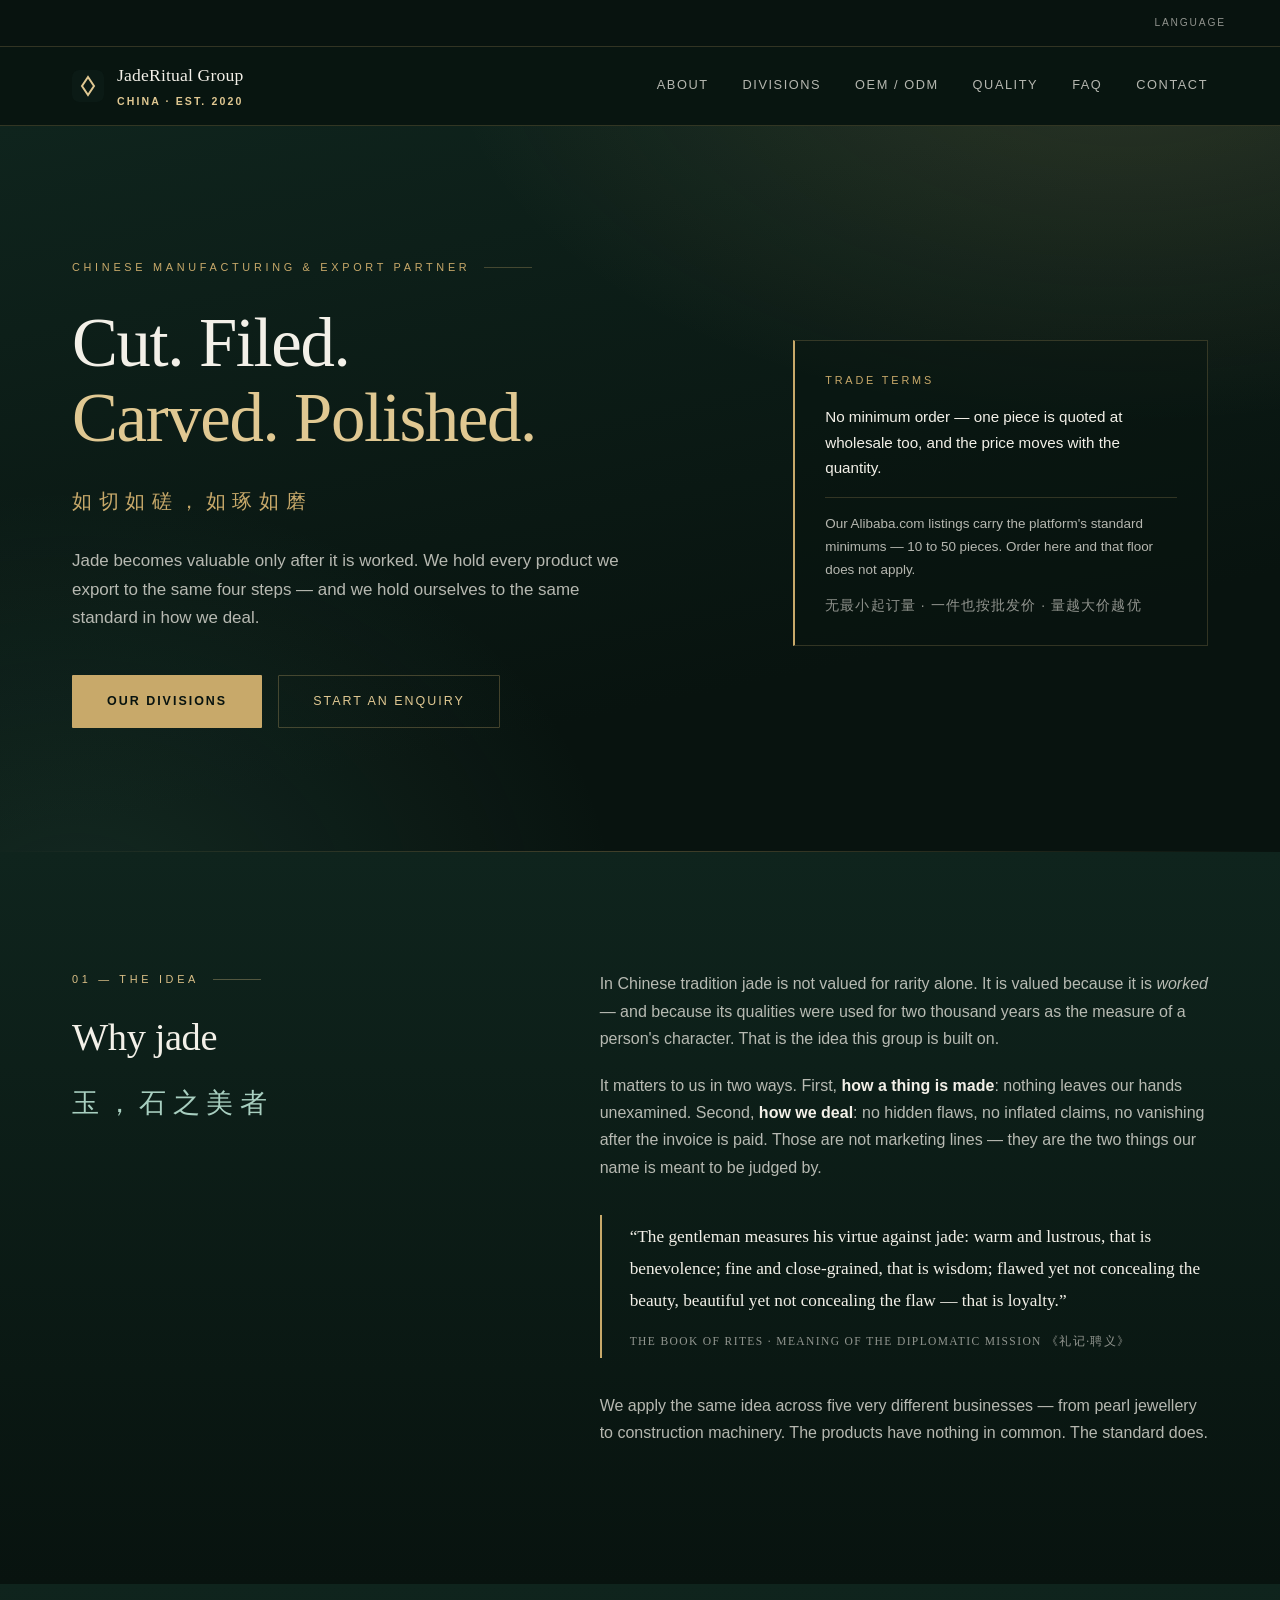
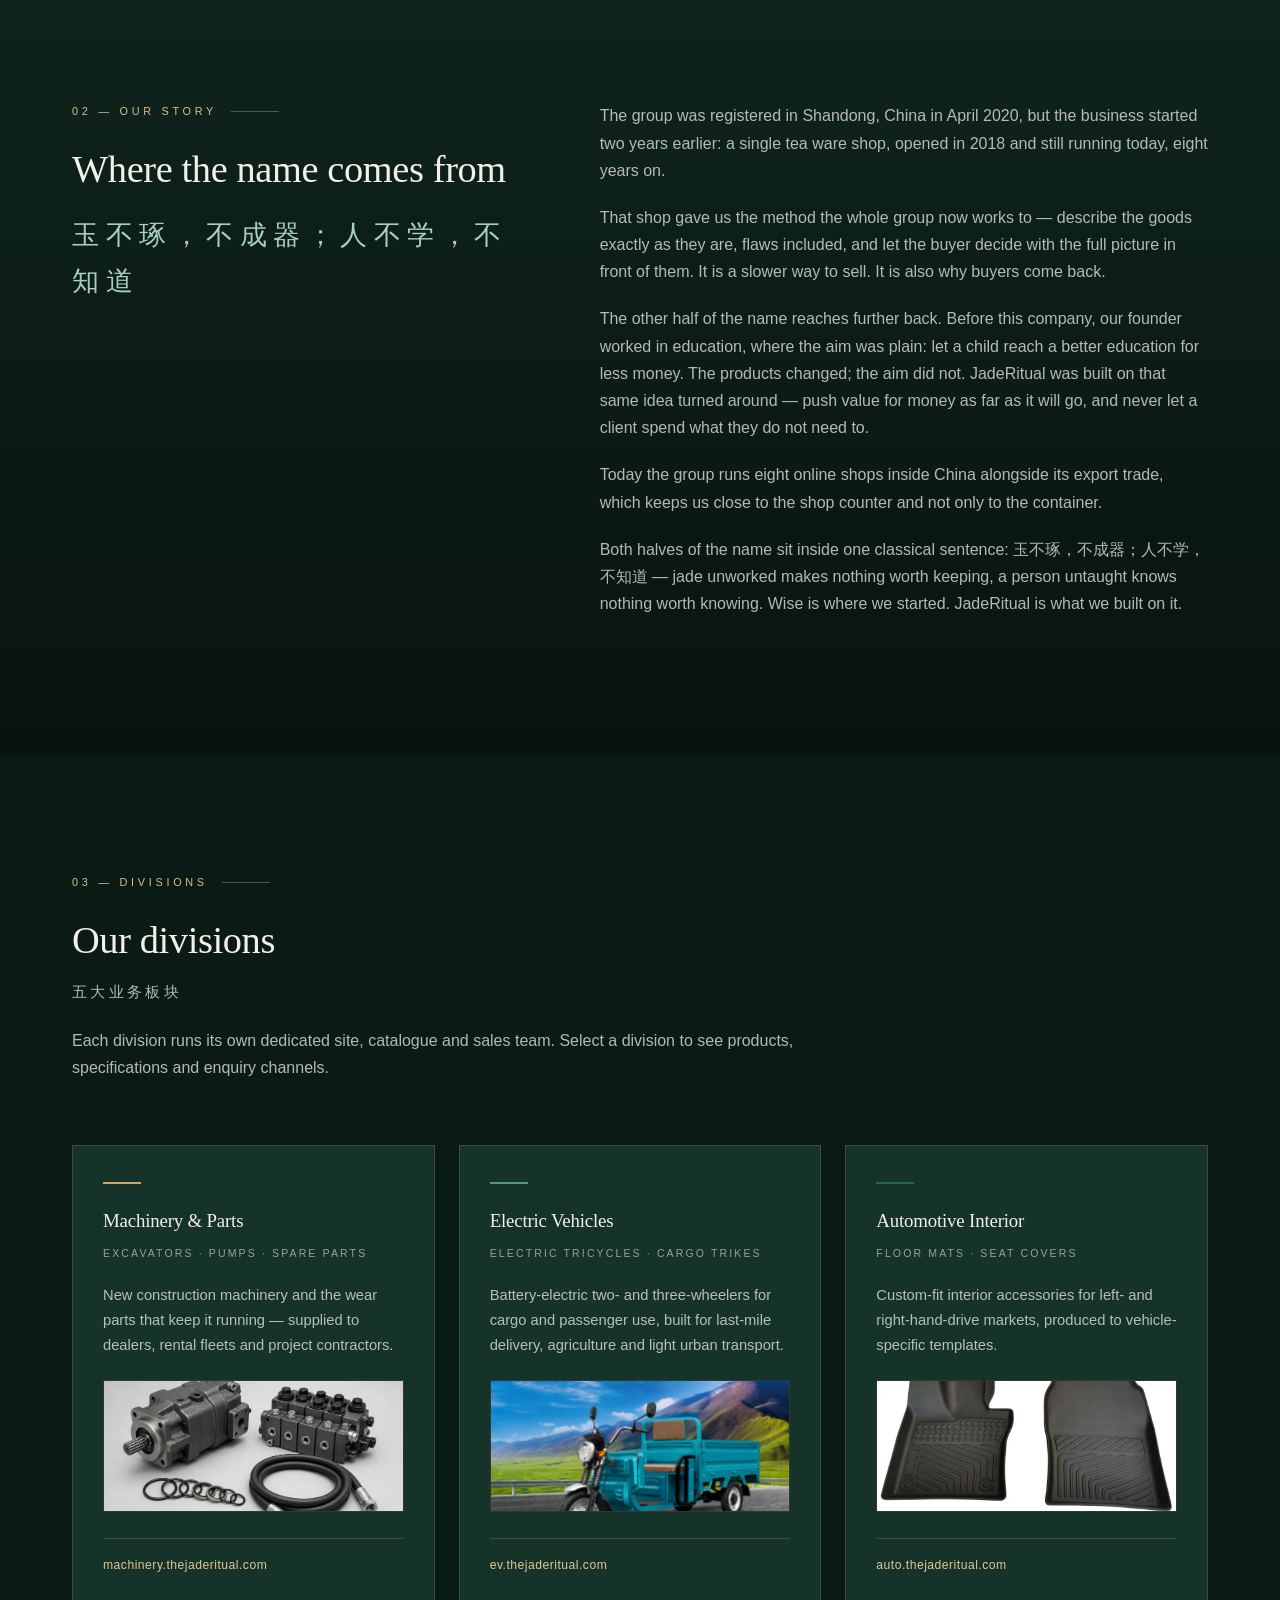
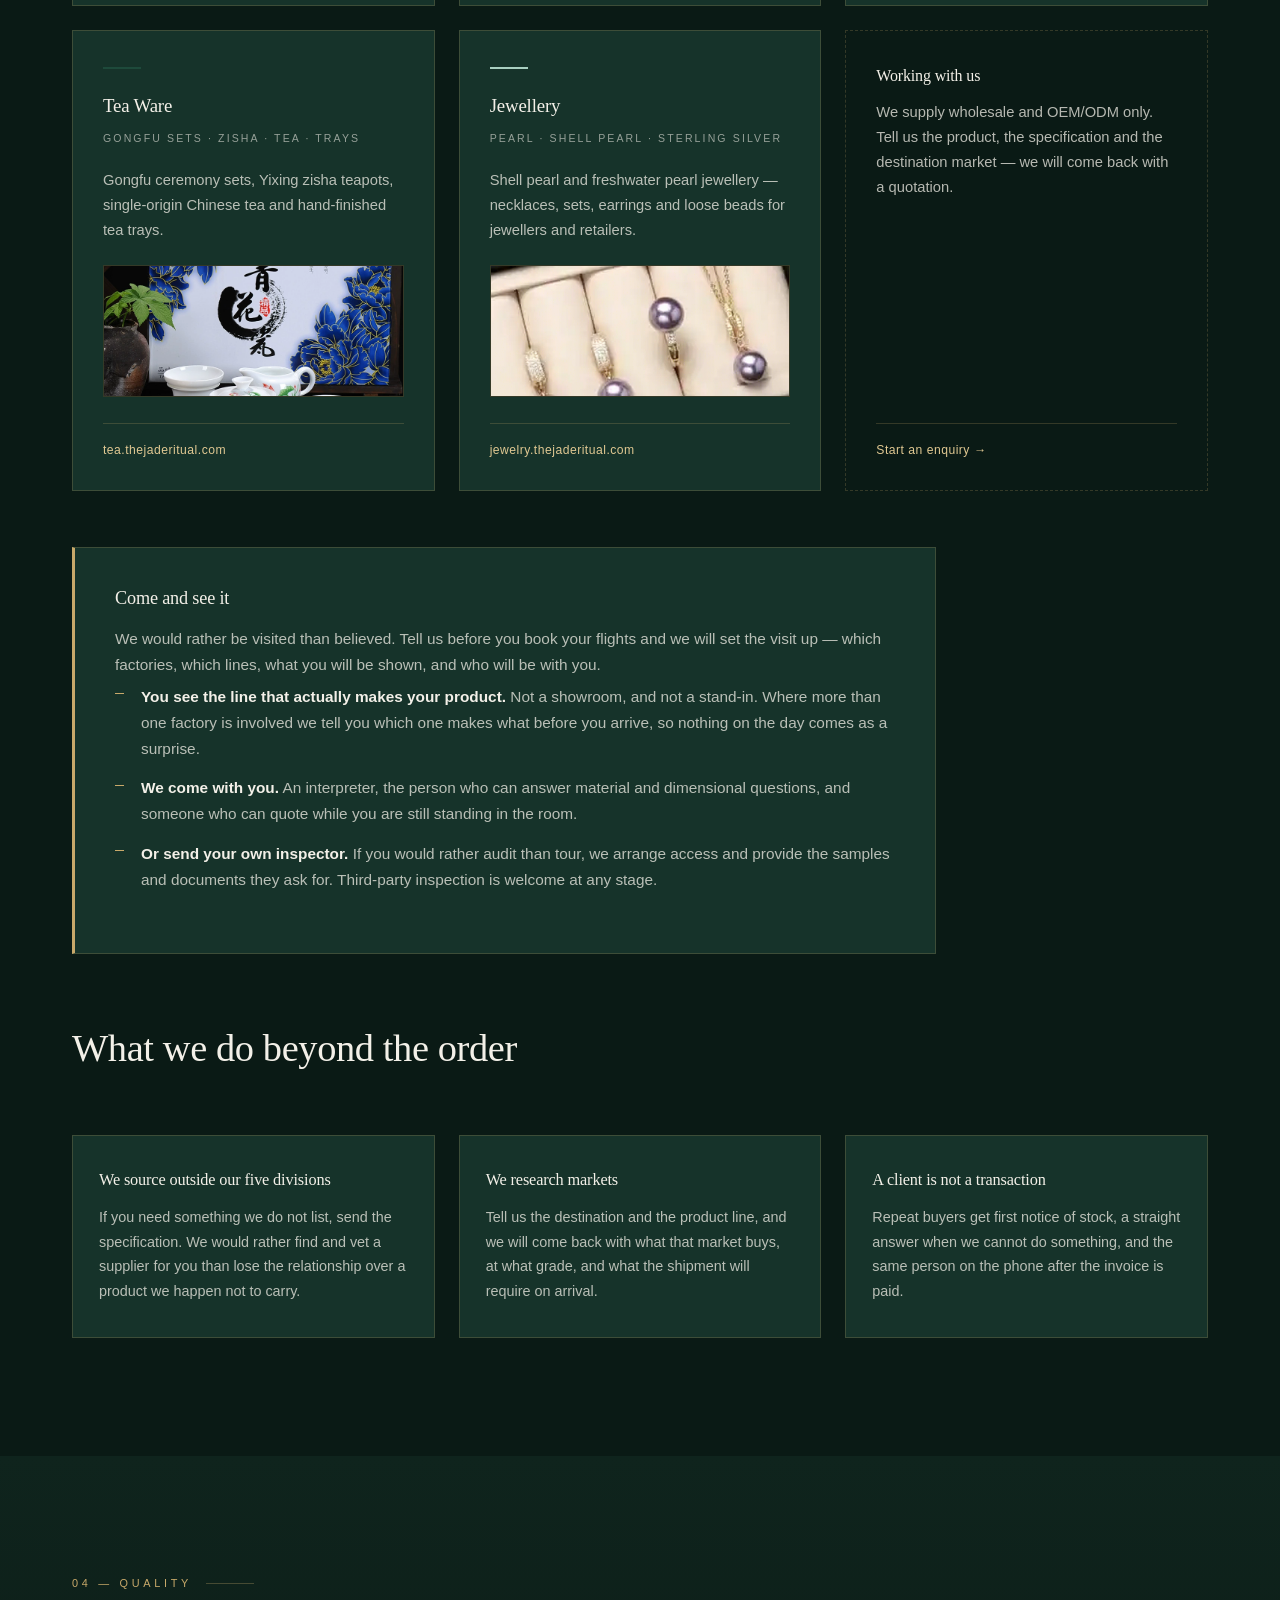
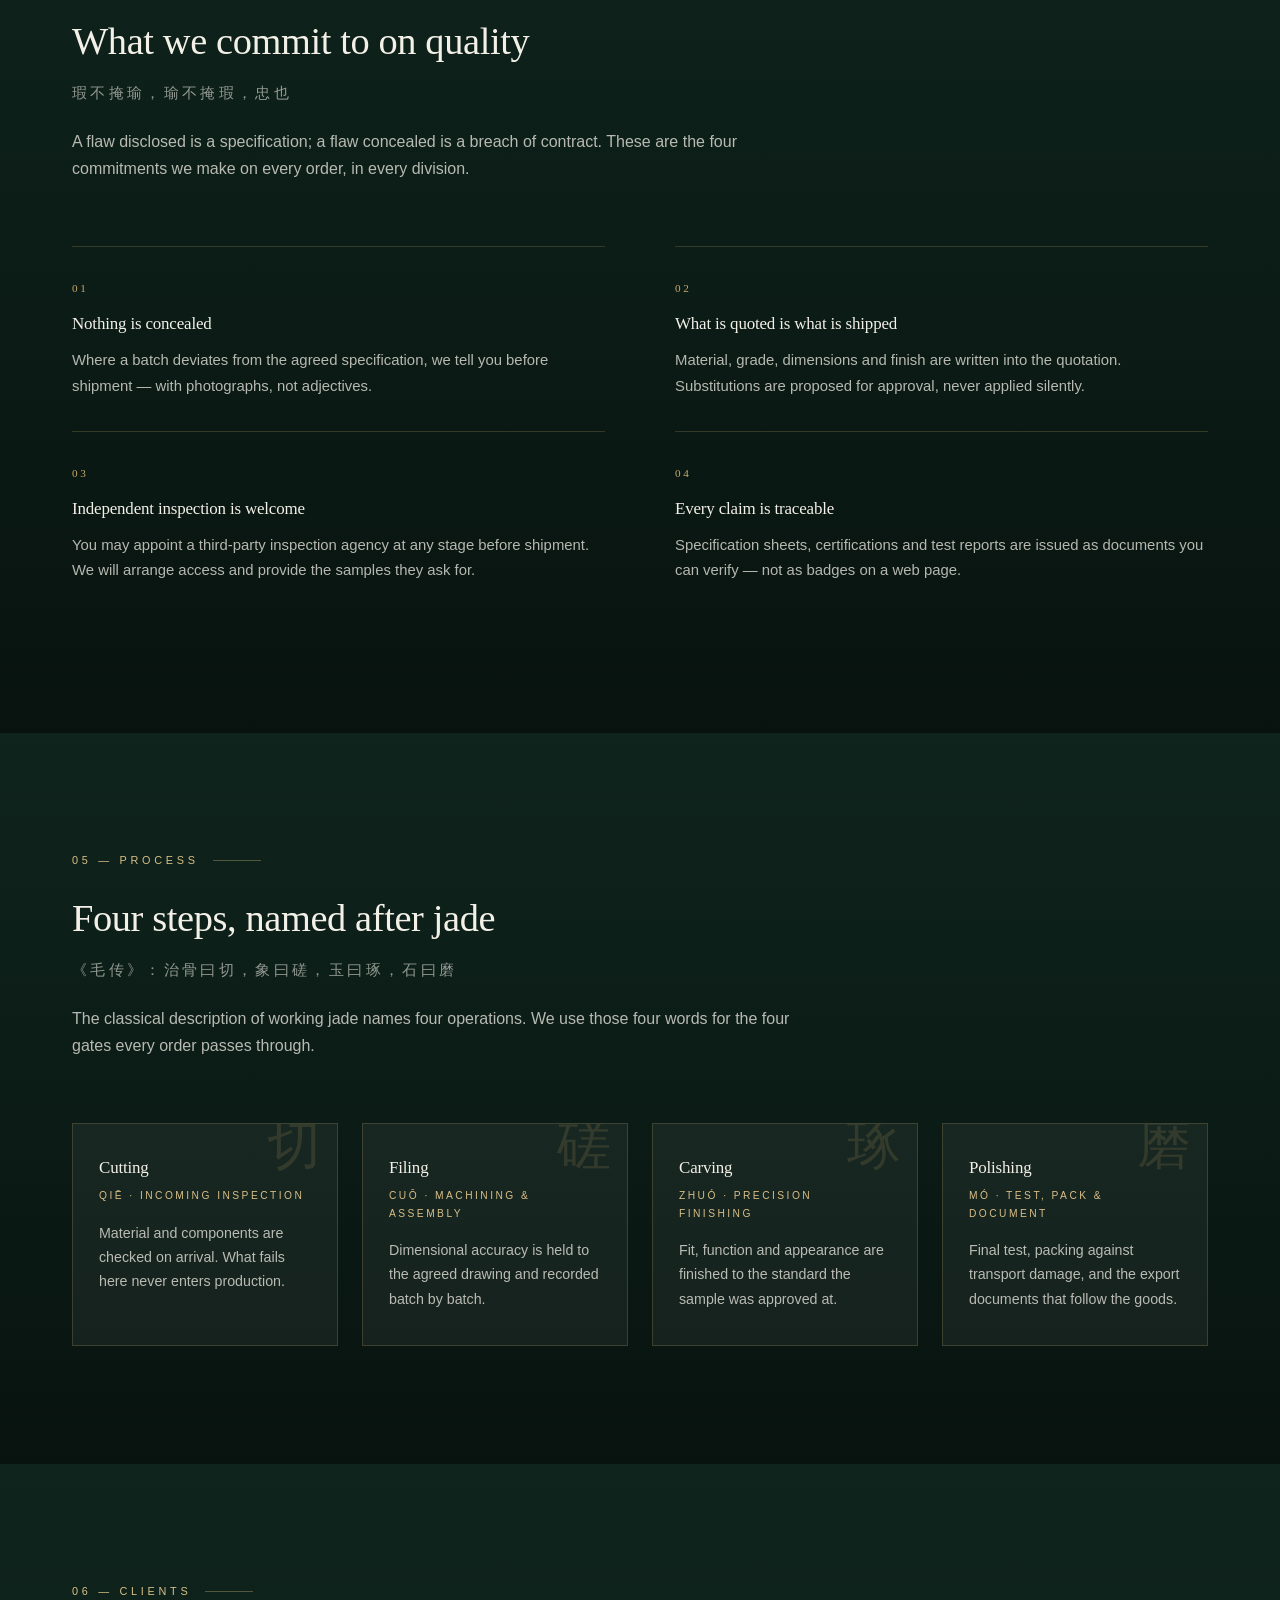
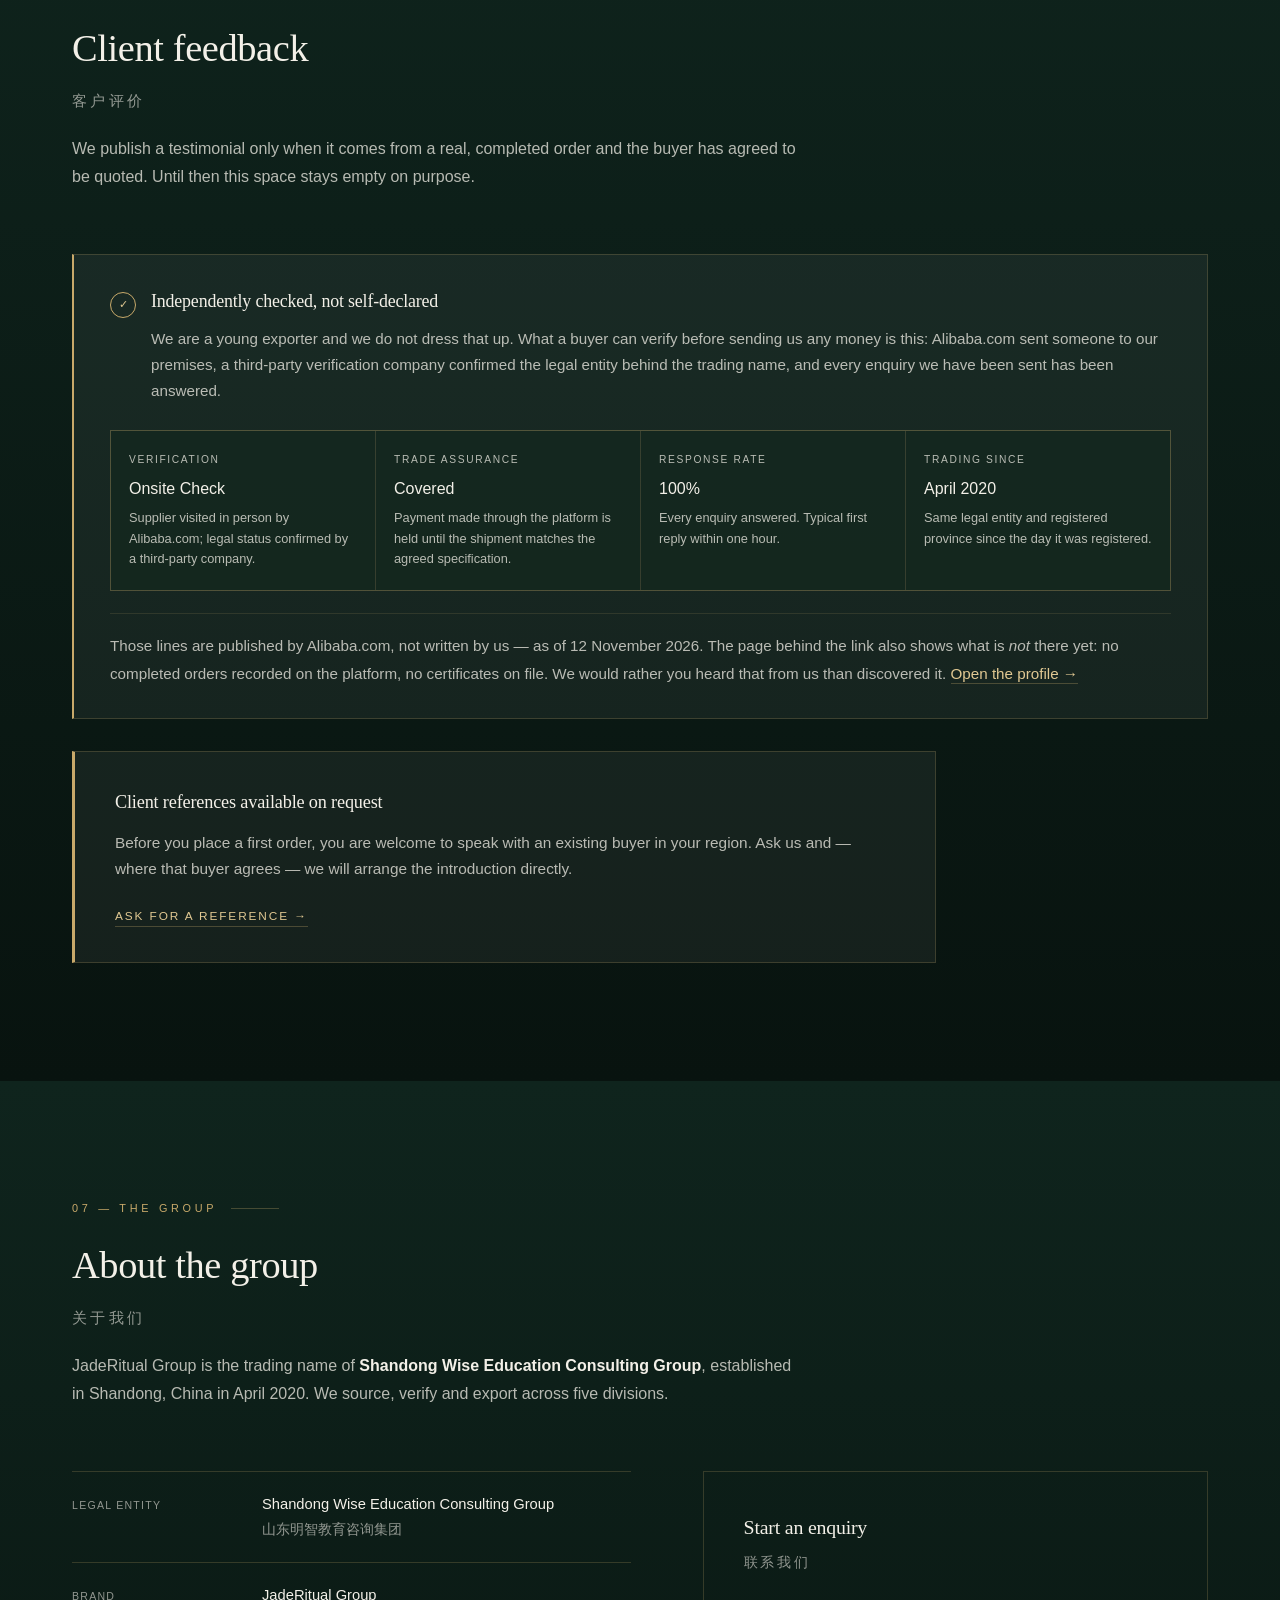
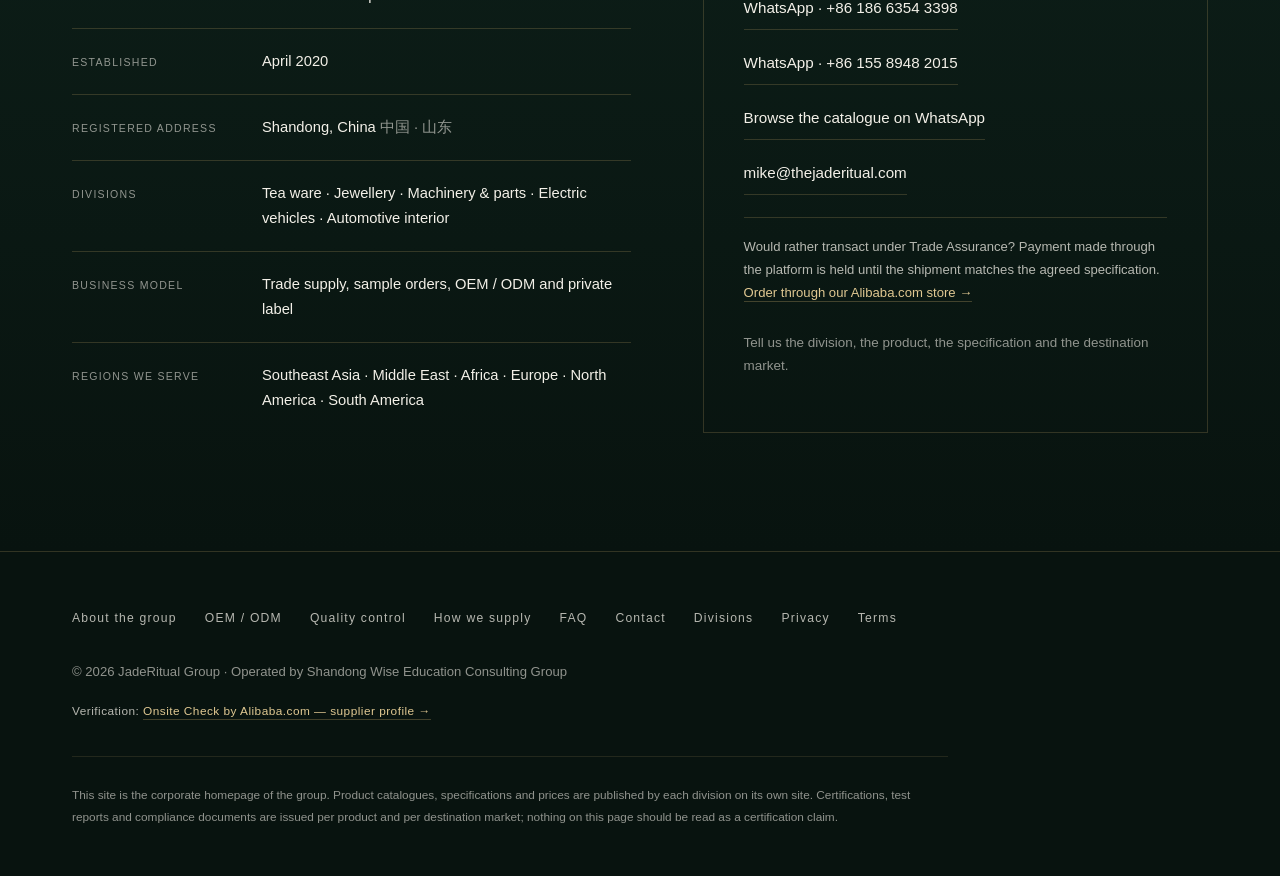
<file: index.html>
<!DOCTYPE html>
<html lang="en">
<head>
<meta charset="UTF-8">
<meta name="viewport" content="width=device-width, initial-scale=1.0">
<title>JadeRitual Group | Chinese Manufacturing &amp; Export Partner</title>
<meta name="description" content="JadeRitual Group is a China-based export partner spanning tea ware, pearl jewellery, construction machinery and parts, electric vehicles and automotive interior accessories. Wholesale and OEM/ODM only.">
<link rel="canonical" href="https://thejaderitual.com/">
<meta name="robots" content="index, follow">
<meta property="og:type" content="website">
<meta property="og:title" content="JadeRitual Group | Chinese Manufacturing &amp; Export Partner">
<meta property="og:description" content="Five divisions. One standard: cut, filed, carved, polished.">
<meta property="og:url" content="https://thejaderitual.com/">
<meta name="theme-color" content="#0B1A15">
<link rel="icon" href="data:image/svg+xml,%3Csvg xmlns='http://www.w3.org/2000/svg' viewBox='0 0 32 32'%3E%3Crect width='32' height='32' rx='7' fill='%230B1A15'/%3E%3Cpath d='M16 7l6 9-6 9-6-9z' fill='none' stroke='%23E0C892' stroke-width='2'/%3E%3C/svg%3E">
<link rel="stylesheet" href="/assets/site.css">
<style>
/* ===== Alibaba.com verification block — .jr- 前缀，不覆盖现有类 =====
   文字用 --inv / --inv-2；未使用 --txt-3，因其在 paper 底色上 4.36:1 未过 AA */
.jr-verify{margin:0 0 32px;border:1px solid var(--gold-line);border-left:2px solid var(--gold);
  background:rgba(255,255,255,.05);padding:34px 36px 30px}
.jr-verify-hd{display:flex;gap:15px;align-items:flex-start;margin-bottom:26px}
.jr-verify-seal{flex:none;width:26px;height:26px;border-radius:50%;border:1px solid var(--gold);
  display:grid;place-items:center;font-size:.7rem;color:var(--gold-2);margin-top:3px}
.jr-verify h3{color:var(--inv);font-size:1.12rem;line-height:1.42;margin:0 0 12px}
.jr-verify p{color:var(--inv-2);font-size:.95rem;margin:0}
.jr-verify-facts{display:grid;grid-template-columns:repeat(4,1fr);gap:1px;
  background:rgba(200,169,106,.18);border:1px solid rgba(200,169,106,.18);margin:0 0 22px}
.jr-verify-facts > div{background:rgba(15,36,29,.86);padding:20px 18px}
.jr-verify-facts dt{color:var(--inv-2);font-size:.64rem;letter-spacing:.16em;
  text-transform:uppercase;margin-bottom:9px}
.jr-verify-facts dd{color:var(--inv);font-size:1rem;line-height:1.45}
.jr-verify-facts dd span{display:block;color:var(--inv-2);font-size:.8rem;line-height:1.6;margin-top:8px}
.jr-verify-note{color:var(--inv-2);font-size:.8rem;line-height:1.85;
  border-top:1px solid rgba(200,169,106,.14);padding-top:18px}
.jr-verify-note a{color:var(--gold-2);border-bottom:1px solid var(--gold-dim);
  padding-bottom:1px;white-space:nowrap}
.jr-verify-note a:hover{color:var(--gold-ink);border-color:var(--gold-ink)}
/* 提高一级特异性，否则被 .hero-note p 覆盖字号 */
.hero-note .jr-moq{margin-top:16px;padding-top:15px;border-top:1px solid var(--gold-line);
  color:var(--inv-2);font-size:.84rem;line-height:1.7}
.jr-ft-verify{margin-top:18px;font-size:.74rem;letter-spacing:.04em;color:var(--inv-2);line-height:1.8}
.jr-ft-verify a{color:var(--gold-2);border-bottom:1px solid var(--gold-dim);padding-bottom:1px}
.jr-ft-verify a:hover{color:var(--gold-ink);border-color:var(--gold-ink)}
.jr-contact-alibaba{margin-top:22px;padding-top:18px;border-top:1px solid var(--gold-line);
  font-size:.82rem;line-height:1.75;color:var(--inv-2)}
.jr-contact-alibaba a{display:inline;margin:0;border-bottom:1px solid var(--gold-dim);
  padding-bottom:1px;color:var(--gold-2);font-size:.82rem}
@media (max-width:1000px){.jr-verify-facts{grid-template-columns:repeat(2,1fr)}}
@media (max-width:620px){.jr-verify{padding:26px 22px 22px}.jr-verify-facts{grid-template-columns:1fr}}
</style>
<script type="application/ld+json">
{
  "@context": "https://schema.org",
  "@type": "Organization",
  "name": "JadeRitual Group",
  "legalName": "Shandong Wise Education Consulting Group",
  "url": "https://thejaderitual.com/",
  "foundingDate": "2020-04",
  "email": "mike@thejaderitual.com",
  "telephone": "+86-186-6354-3398",
  "address": { "@type": "PostalAddress", "addressRegion": "Shandong", "addressCountry": "CN" },
  "sameAs": [
    "https://jaderitualgroup.en.alibaba.com/",
    "https://jaderitualgroup.en.alibaba.com/company_profile.html"
  ]
}
</script>
    <script async src="https://www.googletagmanager.com/gtag/js?id=G-M9YWY740XN"></script>
    <script>window.dataLayer=window.dataLayer||[];function gtag(){dataLayer.push(arguments);}gtag('js',new Date());gtag('config','G-M9YWY740XN',{linker:{domains:["thejaderitual.com", "www.thejaderitual.com", "jewelry.thejaderitual.com", "tea.thejaderitual.com", "ev.thejaderitual.com", "machinery.thejaderitual.com", "auto.thejaderitual.com"]},cookie_domain:'thejaderitual.com',cookie_flags:'SameSite=None;Secure'});</script>
</head>
<body>

<div class="util"><div class="wrap"><span class="util-l">Language</span><div id="google_translate_element"></div></div></div>
<header>
  <div class="wrap hd">
    <a class="brand" href="/">
      <svg class="mark" viewBox="0 0 32 32" aria-hidden="true"><rect width="32" height="32" rx="7" fill="#0B1A15"/><path d="M16 7l6 9-6 9-6-9z" fill="none" stroke="#E0C892" stroke-width="2"/></svg>
      <span>
        <span class="brand-t">JadeRitual Group</span>
        <span class="brand-s">China · Est. 2020</span>
      </span>
    </a>
    <nav>
      <a href="/about">About</a>
      <a href="/#divisions">Divisions</a>
      <a href="/capabilities/oem-odm">OEM / ODM</a>
      <a href="/capabilities/quality-control">Quality</a>
      <a href="/faq">FAQ</a>
      <a href="/contact">Contact</a>
    </nav>
  </div>
</header>

<section class="hero">
  <div class="wrap hero-grid">
    <div>
      <div class="label" style="margin-bottom:30px">Chinese Manufacturing &amp; Export Partner</div>
      <h1>Cut. Filed.<em>Carved. Polished.</em></h1>
      <div class="hero-zh">如切如磋，如琢如磨</div>
      <p class="lead">
        Jade becomes valuable only after it is worked. We hold every product we export to
        the same four steps — and we hold ourselves to the same standard in how we deal.
      </p>
      <div class="cta">
        <a class="btn btn-solid" href="#divisions">Our Divisions</a>
        <a class="btn btn-ghost" href="#contact">Start an Enquiry</a>
      </div>
    </div>
    <div class="hero-note">
      <div class="nh">Trade terms</div>
      <p>No minimum order — one piece is quoted at wholesale too, and the price moves with the quantity.</p>
      <p class="jr-moq">
        Our Alibaba.com listings carry the platform's standard minimums &mdash; 10 to 50 pieces.
        Order here and that floor does not apply.
      </p>
      <span class="zh">无最小起订量 · 一件也按批发价 · 量越大价越优</span>
    </div>
  </div>
</section>

<section id="story" class="sec-dark">
  <div class="wrap story-grid">
    <div>
      <div class="label label--ink">01 &mdash; The Idea</div>
      <h2>Why jade</h2>
      <div class="story-zh">玉，石之美者</div>
    </div>
    <div class="story-body">
      <p>
        In Chinese tradition jade is not valued for rarity alone. It is valued because it is
        <em>worked</em> — and because its qualities were used for two thousand years as the
        measure of a person's character. That is the idea this group is built on.
      </p>
      <p>
        It matters to us in two ways. First, <strong>how a thing is made</strong>: nothing leaves
        our hands unexamined. Second, <strong>how we deal</strong>: no hidden flaws, no inflated
        claims, no vanishing after the invoice is paid. Those are not marketing lines — they are
        the two things our name is meant to be judged by.
      </p>
      <div class="quote">
        &ldquo;The gentleman measures his virtue against jade: warm and lustrous, that is benevolence;
        fine and close-grained, that is wisdom; flawed yet not concealing the beauty, beautiful
        yet not concealing the flaw — that is loyalty.&rdquo;
        <cite>The Book of Rites · Meaning of the Diplomatic Mission 《礼记·聘义》</cite>
      </div>
      <p>
        We apply the same idea across five very different businesses — from pearl jewellery to
        construction machinery. The products have nothing in common. The standard does.
      </p>
    </div>
  </div>
</section>

<section id="our-story" class="sec-dark">
  <div class="wrap story-grid">
    <div>
      <div class="label label--ink">02 &mdash; Our story</div>
      <h2>Where the name comes from</h2>
      <div class="story-zh">玉不琢，不成器；人不学，不知道</div>
    </div>
    <div class="story-body">
      <p>
        The group was registered in Shandong, China in April 2020, but the business started two years earlier: a single tea ware shop, opened in 2018 and still running today, eight years on.
      </p>
      <p>
        That shop gave us the method the whole group now works to &mdash; describe the goods exactly as they are, flaws included, and let the buyer decide with the full picture in front of them. It is a slower way to sell. It is also why buyers come back.
      </p>
      <p>
        The other half of the name reaches further back. Before this company, our founder worked in education, where the aim was plain: let a child reach a better education for less money. The products changed; the aim did not. JadeRitual was built on that same idea turned around &mdash; push value for money as far as it will go, and never let a client spend what they do not need to.
      </p>
      <p>
        Today the group runs eight online shops inside China alongside its export trade, which keeps us close to the shop counter and not only to the container.
      </p>
      <p>
        Both halves of the name sit inside one classical sentence: 玉不琢，不成器；人不学，不知道 &mdash; jade unworked makes nothing worth keeping, a person untaught knows nothing worth knowing. Wise is where we started. JadeRitual is what we built on it.
      </p>
    </div>
  </div>
</section>

<section id="divisions" class="sec-paper2">
  <div class="wrap">
    <div class="sec-head">
      <div class="label label--ink">03 &mdash; Divisions</div>
      <h2>Our divisions</h2>
      <span class="zh">五大业务板块</span>
      <p>
        Each division runs its own dedicated site, catalogue and sales team. Select a division
        to see products, specifications and enquiry channels.
      </p>
    </div>

    <div class="div-grid">

      <a class="div-card" data-live="true" href="https://machinery.thejaderitual.com" data-name="Machinery &amp; Parts">
        <span class="div-bar" style="background:var(--gold)"></span>
        <h3>Machinery &amp; Parts</h3>
        <div class="sub">Excavators · Pumps · Spare parts</div>
        <p>New construction machinery and the wear parts that keep it running — supplied to dealers, rental fleets and project contractors.</p>
        <img class="div-img" src="/assets/div/div-machinery.webp" alt="Construction machinery wear parts and hydraulic components" loading="lazy" width="800" height="600"><div class="dom">machinery.thejaderitual.com</div>
      </a>

      <a class="div-card" data-live="true" href="https://ev.thejaderitual.com" data-name="Electric Vehicles">
        <span class="div-bar" style="background:var(--jade-400)"></span>
        <h3>Electric Vehicles</h3>
        <div class="sub">Electric tricycles · Cargo trikes</div>
        <p>Battery-electric two- and three-wheelers for cargo and passenger use, built for last-mile delivery, agriculture and light urban transport.</p>
        <img class="div-img" src="/assets/div/div-ev.webp" alt="Battery-electric three-wheeler built for cargo and passenger use" loading="lazy" width="800" height="600"><div class="dom">ev.thejaderitual.com</div>
      </a>

      <a class="div-card" data-live="true" href="https://auto.thejaderitual.com" data-name="Automotive Interior">
        <span class="div-bar" style="background:var(--jade-600)"></span>
        <h3>Automotive Interior</h3>
        <div class="sub">Floor mats · Seat covers</div>
        <p>Custom-fit interior accessories for left- and right-hand-drive markets, produced to vehicle-specific templates.</p>
        <img class="div-img" src="/assets/div/div-auto.webp" alt="Custom-fit automotive floor mats and interior covers" loading="lazy" width="800" height="600"><div class="dom">auto.thejaderitual.com</div>
      </a>

      <a class="div-card" data-live="true" href="https://tea.thejaderitual.com" data-name="Tea Ware">
        <span class="div-bar" style="background:var(--jade-700)"></span>
        <h3>Tea Ware</h3>
        <div class="sub">Gongfu sets · Zisha · Tea · Trays</div>
        <p>Gongfu ceremony sets, Yixing zisha teapots, single-origin Chinese tea and hand-finished tea trays.</p>
        <img class="div-img" src="/assets/div/div-tea.webp" alt="Gongfu tea ware and Yixing zisha teapots" loading="lazy" width="800" height="600"><div class="dom">tea.thejaderitual.com</div>
      </a>

      <a class="div-card" data-live="true" href="https://jewelry.thejaderitual.com" data-name="Jewellery">
        <span class="div-bar" style="background:var(--jade-200)"></span>
        <h3>Jewellery</h3>
        <div class="sub">Pearl · Shell pearl · Sterling silver</div>
        <p>Shell pearl and freshwater pearl jewellery — necklaces, sets, earrings and loose beads for jewellers and retailers.</p>
        <img class="div-img" src="/assets/div/div-jewelry.jpg" alt="Shell pearl and freshwater pearl jewellery" loading="lazy" width="800" height="600"><div class="dom">jewelry.thejaderitual.com</div>
      </a>

      <div class="div-card" style="background:transparent;border-style:dashed;justify-content:center">
        <h3 style="font-size:1rem">Working with us</h3>
        <p style="margin-top:14px">We supply wholesale and OEM/ODM only. Tell us the product, the specification and the destination market — we will come back with a quotation.</p>
        <div class="dom"><a href="#contact" style="color:var(--gold-2)">Start an enquiry &rarr;</a></div>
      </div>

    </div>

    <div class="ref-box" style="margin-top:56px">
      <h3>Come and see it</h3>
      <p>We would rather be visited than believed. Tell us before you book your flights and we will set the visit up &mdash; which factories, which lines, what you will be shown, and who will be with you.</p>
      <ul class="list-check">
        <li><strong style="color:var(--inv)">You see the line that actually makes your product.</strong> Not a showroom, and not a stand-in. Where more than one factory is involved we tell you which one makes what before you arrive, so nothing on the day comes as a surprise.</li>
        <li><strong style="color:var(--inv)">We come with you.</strong> An interpreter, the person who can answer material and dimensional questions, and someone who can quote while you are still standing in the room.</li>
        <li><strong style="color:var(--inv)">Or send your own inspector.</strong> If you would rather audit than tour, we arrange access and provide the samples and documents they ask for. Third-party inspection is welcome at any stage.</li>
      </ul>
    </div>

    <div style="margin-top:72px">
      <div class="sec-head">
        <h2>What we do beyond the order</h2>
      </div>
      <div class="cap-grid">
        <div class="cap-card">
          <h3>We source outside our five divisions</h3>
          <p>If you need something we do not list, send the specification. We would rather find and vet a supplier for you than lose the relationship over a product we happen not to carry.</p>
        </div>
        <div class="cap-card">
          <h3>We research markets</h3>
          <p>Tell us the destination and the product line, and we will come back with what that market buys, at what grade, and what the shipment will require on arrival.</p>
        </div>
        <div class="cap-card">
          <h3>A client is not a transaction</h3>
          <p>Repeat buyers get first notice of stock, a straight answer when we cannot do something, and the same person on the phone after the invoice is paid.</p>
        </div>
      </div>
    </div>
  </div>
</section>

<section id="quality" class="sec-dark">
  <div class="wrap">
    <div class="sec-head">
      <div class="label">04 &mdash; Quality</div>
      <h2>What we commit to on quality</h2>
      <span class="zh">瑕不掩瑜，瑜不掩瑕，忠也</span>
      <p>
        A flaw disclosed is a specification; a flaw concealed is a breach of contract. These are
        the four commitments we make on every order, in every division.
      </p>
    </div>
    <div class="q-grid">
      <div class="q-item">
        <span class="num">01</span>
        <h3>Nothing is concealed</h3>
        <p>Where a batch deviates from the agreed specification, we tell you before shipment — with photographs, not adjectives.</p>
      </div>
      <div class="q-item">
        <span class="num">02</span>
        <h3>What is quoted is what is shipped</h3>
        <p>Material, grade, dimensions and finish are written into the quotation. Substitutions are proposed for approval, never applied silently.</p>
      </div>
      <div class="q-item">
        <span class="num">03</span>
        <h3>Independent inspection is welcome</h3>
        <p>You may appoint a third-party inspection agency at any stage before shipment. We will arrange access and provide the samples they ask for.</p>
      </div>
      <div class="q-item">
        <span class="num">04</span>
        <h3>Every claim is traceable</h3>
        <p>Specification sheets, certifications and test reports are issued as documents you can verify — not as badges on a web page.</p>
      </div>
    </div>
  </div>
</section>

<section id="process" class="sec-dark">
  <div class="wrap">
    <div class="sec-head">
      <div class="label label--ink">05 &mdash; Process</div>
      <h2>Four steps, named after jade</h2>
      <span class="zh">《毛传》：治骨曰切，象曰磋，玉曰琢，石曰磨</span>
      <p>
        The classical description of working jade names four operations. We use those four words
        for the four gates every order passes through.
      </p>
    </div>
    <div class="proc">
      <div class="step">
        <span class="glyph">切</span>
        <h3>Cutting</h3>
        <div class="py">Qiē · Incoming inspection</div>
        <p>Material and components are checked on arrival. What fails here never enters production.</p>
      </div>
      <div class="step">
        <span class="glyph">磋</span>
        <h3>Filing</h3>
        <div class="py">Cuō · Machining &amp; assembly</div>
        <p>Dimensional accuracy is held to the agreed drawing and recorded batch by batch.</p>
      </div>
      <div class="step">
        <span class="glyph">琢</span>
        <h3>Carving</h3>
        <div class="py">Zhuó · Precision finishing</div>
        <p>Fit, function and appearance are finished to the standard the sample was approved at.</p>
      </div>
      <div class="step">
        <span class="glyph">磨</span>
        <h3>Polishing</h3>
        <div class="py">Mó · Test, pack &amp; document</div>
        <p>Final test, packing against transport damage, and the export documents that follow the goods.</p>
      </div>
    </div>
  </div>
</section>

<section id="clients" class="sec-dark">
  <div class="wrap">
    <div class="sec-head">
      <div class="label label--ink">06 &mdash; Clients</div>
      <h2>Client feedback</h2>
      <span class="zh">客户评价</span>
      <p>
        We publish a testimonial only when it comes from a real, completed order and the buyer has
        agreed to be quoted. Until then this space stays empty on purpose.
      </p>
    </div>
    <div class="jr-verify">
      <div class="jr-verify-hd">
        <span class="jr-verify-seal" aria-hidden="true">&#10003;</span>
        <div>
          <h3>Independently checked, not self-declared</h3>
          <p>
            We are a young exporter and we do not dress that up. What a buyer can verify before
            sending us any money is this: Alibaba.com sent someone to our premises, a third-party
            verification company confirmed the legal entity behind the trading name, and every
            enquiry we have been sent has been answered.
          </p>
        </div>
      </div>

      <dl class="jr-verify-facts">
        <div>
          <dt>Verification</dt>
          <dd>Onsite Check
            <span>Supplier visited in person by Alibaba.com; legal status confirmed by a third-party company.</span>
          </dd>
        </div>
        <div>
          <dt>Trade Assurance</dt>
          <dd>Covered
            <span>Payment made through the platform is held until the shipment matches the agreed specification.</span>
          </dd>
        </div>
        <div>
          <dt>Response rate</dt>
          <dd>100%
            <span>Every enquiry answered. Typical first reply within one hour.</span>
          </dd>
        </div>
        <div>
          <dt>Trading since</dt>
          <dd>April 2020
            <span>Same legal entity and registered province since the day it was registered.</span>
          </dd>
        </div>
      </dl>

      <p class="jr-verify-note">
        Those lines are published by Alibaba.com, not written by us &mdash; as of 12 November 2026.
        The page behind the link also shows what is <em>not</em> there yet: no completed orders
        recorded on the platform, no certificates on file. We would rather you heard that from us
        than discovered it.
        <a href="https://jaderitualgroup.en.alibaba.com/company_profile/trade_history.html?utm_source=thejaderitual&amp;utm_medium=trust_block&amp;utm_campaign=alibaba_verify&amp;utm_content=clients"
           target="_blank" rel="noopener">Open the profile &rarr;</a>
      </p>
    </div>

    <div class="ref-box">
      <h3>Client references available on request</h3>
      <p>
        Before you place a first order, you are welcome to speak with an existing buyer in your
        region. Ask us and — where that buyer agrees — we will arrange the introduction directly.
      </p>
      <p class="go"><a href="#contact">Ask for a reference &rarr;</a></p>
    </div>

    <!-- ================================================================
         TESTIMONIALS — replace the reference box above once real quotes exist.

         <div class="q-item">
           <p>“Exact words the buyer agreed to.”</p>
           <p style="margin-top:12px;font-size:.82rem;color:var(--txt-3)">— Name, Company, Country</p>
         </div>

         Only publish quotes you can produce on request, with written permission.
         ================================================================ -->
  </div>
</section>

<section id="about" class="sec-dark">
  <div class="wrap">
    <div class="sec-head">
      <div class="label">07 &mdash; The Group</div>
      <h2>About the group</h2>
      <span class="zh">关于我们</span>
      <p>
        JadeRitual Group is the trading name of
        <strong style="color:var(--inv)">Shandong Wise Education Consulting Group</strong>,
        established in Shandong, China in April 2020. We source, verify and export across five divisions.
      </p>
    </div>
    <div class="info-grid">
      <div>
        <dl>
          <div class="fact"><dt>Legal entity</dt><dd>Shandong Wise Education Consulting Group<br><span style="color:var(--inv-3);font-size:.85rem">山东明智教育咨询集团</span></dd></div>
          <div class="fact"><dt>Brand</dt><dd>JadeRitual Group</dd></div>
          <div class="fact"><dt>Established</dt><dd>April 2020</dd></div>
          <div class="fact"><dt>Registered address</dt><dd>Shandong, China <span style="color:var(--inv-3)">中国 · 山东</span></dd></div>
          <div class="fact"><dt>Divisions</dt><dd>Tea ware · Jewellery · Machinery &amp; parts · Electric vehicles · Automotive interior</dd></div>
          <div class="fact"><dt>Business model</dt><dd>Trade supply, sample orders, OEM / ODM and private label</dd></div>
          <div class="fact"><dt>Regions we serve</dt><dd>Southeast Asia · Middle East · Africa · Europe · North America · South America</dd></div>
        </dl>
      </div>
      <div class="contact-box" id="contact">
        <h3>Start an enquiry</h3>
        <span class="zh">联系我们</span>
        <a href="https://wa.me/8618663543398">WhatsApp · +86 186 6354 3398</a>
        <a href="https://wa.me/8615589482015">WhatsApp · +86 155 8948 2015</a>
        <a href="https://wa.me/c/8615589482015">Browse the catalogue on WhatsApp</a>
        <a href="mailto:mike@thejaderitual.com">mike@thejaderitual.com</a>
        <p class="jr-contact-alibaba">
          Would rather transact under Trade Assurance? Payment made through the platform is held
          until the shipment matches the agreed specification.
          <a href="https://jaderitualgroup.en.alibaba.com/?utm_source=thejaderitual&amp;utm_medium=trust_block&amp;utm_campaign=alibaba_verify&amp;utm_content=contact"
             target="_blank" rel="noopener">Order through our Alibaba.com store &rarr;</a>
        </p>
        <p class="fine">
          Tell us the division, the product, the specification and the destination market.
        </p>
      </div>
    </div>
  </div>
</section>

<footer>
  <div class="wrap">
    <div class="ft-links">
      <a href="/about">About the group</a>
      <a href="/capabilities/oem-odm">OEM / ODM</a>
      <a href="/capabilities/quality-control">Quality control</a>
      <a href="/capabilities/how-we-supply">How we supply</a>
      <a href="/faq">FAQ</a>
      <a href="/contact">Contact</a>
      <a href="/#divisions">Divisions</a>
      <a href="/privacy">Privacy</a>
      <a href="/terms">Terms</a>
    </div>
    <div class="ft">
      <div>&copy; 2026 JadeRitual Group &middot; Operated by Shandong Wise Education Consulting Group</div>
    </div>
    <div class="jr-ft-verify">
      Verification:
      <a href="https://jaderitualgroup.en.alibaba.com/company_profile/trade_history.html?utm_source=thejaderitual&amp;utm_medium=trust_block&amp;utm_campaign=alibaba_verify&amp;utm_content=footer"
         target="_blank" rel="noopener">Onsite Check by Alibaba.com &mdash; supplier profile &rarr;</a>
    </div>
    <div class="disc">
      This site is the corporate homepage of the group. Product catalogues, specifications and
      prices are published by each division on its own site. Certifications, test reports and
      compliance documents are issued per product and per destination market; nothing on this
      page should be read as a certification claim.
    </div>
  </div>
</footer>

<script>
/* ------------------------------------------------------------------
   Division link guard.
   Divisions whose subdomain is not live yet are marked data-live="false".
   When a subdomain goes live, change that attribute to "true" and delete
   the <span class="badge"> inside the card.
   ------------------------------------------------------------------ */
(function () {
  var cards = document.querySelectorAll('.div-card[data-live="false"]');
  cards.forEach(function (card) {
    card.classList.add('soon');
    card.addEventListener('click', function (e) {
      e.preventDefault();
      var name = card.getAttribute('data-name') || 'This division';
      var note = document.getElementById('soon-note');
      if (!note) {
        note = document.createElement('div');
        note.id = 'soon-note';
        note.style.cssText =
          'position:fixed;left:50%;bottom:34px;transform:translateX(-50%);' +
          'background:#0F241D;color:#F3F0E8;border:1px solid rgba(200,169,106,.42);' +
          'padding:15px 30px;font-size:.86rem;z-index:99;max-width:90vw;text-align:center;' +
          'box-shadow:0 20px 50px -18px rgba(0,0,0,.7);transition:opacity .35s;';
        document.body.appendChild(note);
      }
      note.textContent = name + ' — this division site is launching soon. Please use the enquiry form in the meantime.';
      note.style.opacity = '1';
      clearTimeout(window.__soonTimer);
      window.__soonTimer = setTimeout(function () { note.style.opacity = '0'; }, 3400);
    });
  });

  /* anchor offset for the sticky header */
  document.querySelectorAll('nav a[href^="#"], a[href^="#"]').forEach(function (a) {
    a.addEventListener('click', function (e) {
      var href = a.getAttribute('href');
      if (!href || href === '#') return;
      var el = document.querySelector(href);
      if (!el) return;
      e.preventDefault();
      window.scrollTo({ top: el.offsetTop - 78, behavior: 'smooth' });
    });
  });
})();
</script>

<script>
function googleTranslateElementInit(){
  new google.translate.TranslateElement({pageLanguage:'en',layout:google.translate.TranslateElement.InlineLayout.SIMPLE,autoDisplay:false},'google_translate_element');
}
</script>
<script src="https://translate.google.com/translate_a/element.js?cb=googleTranslateElementInit&hl=en" async></script>
</body>
</html>
</file>
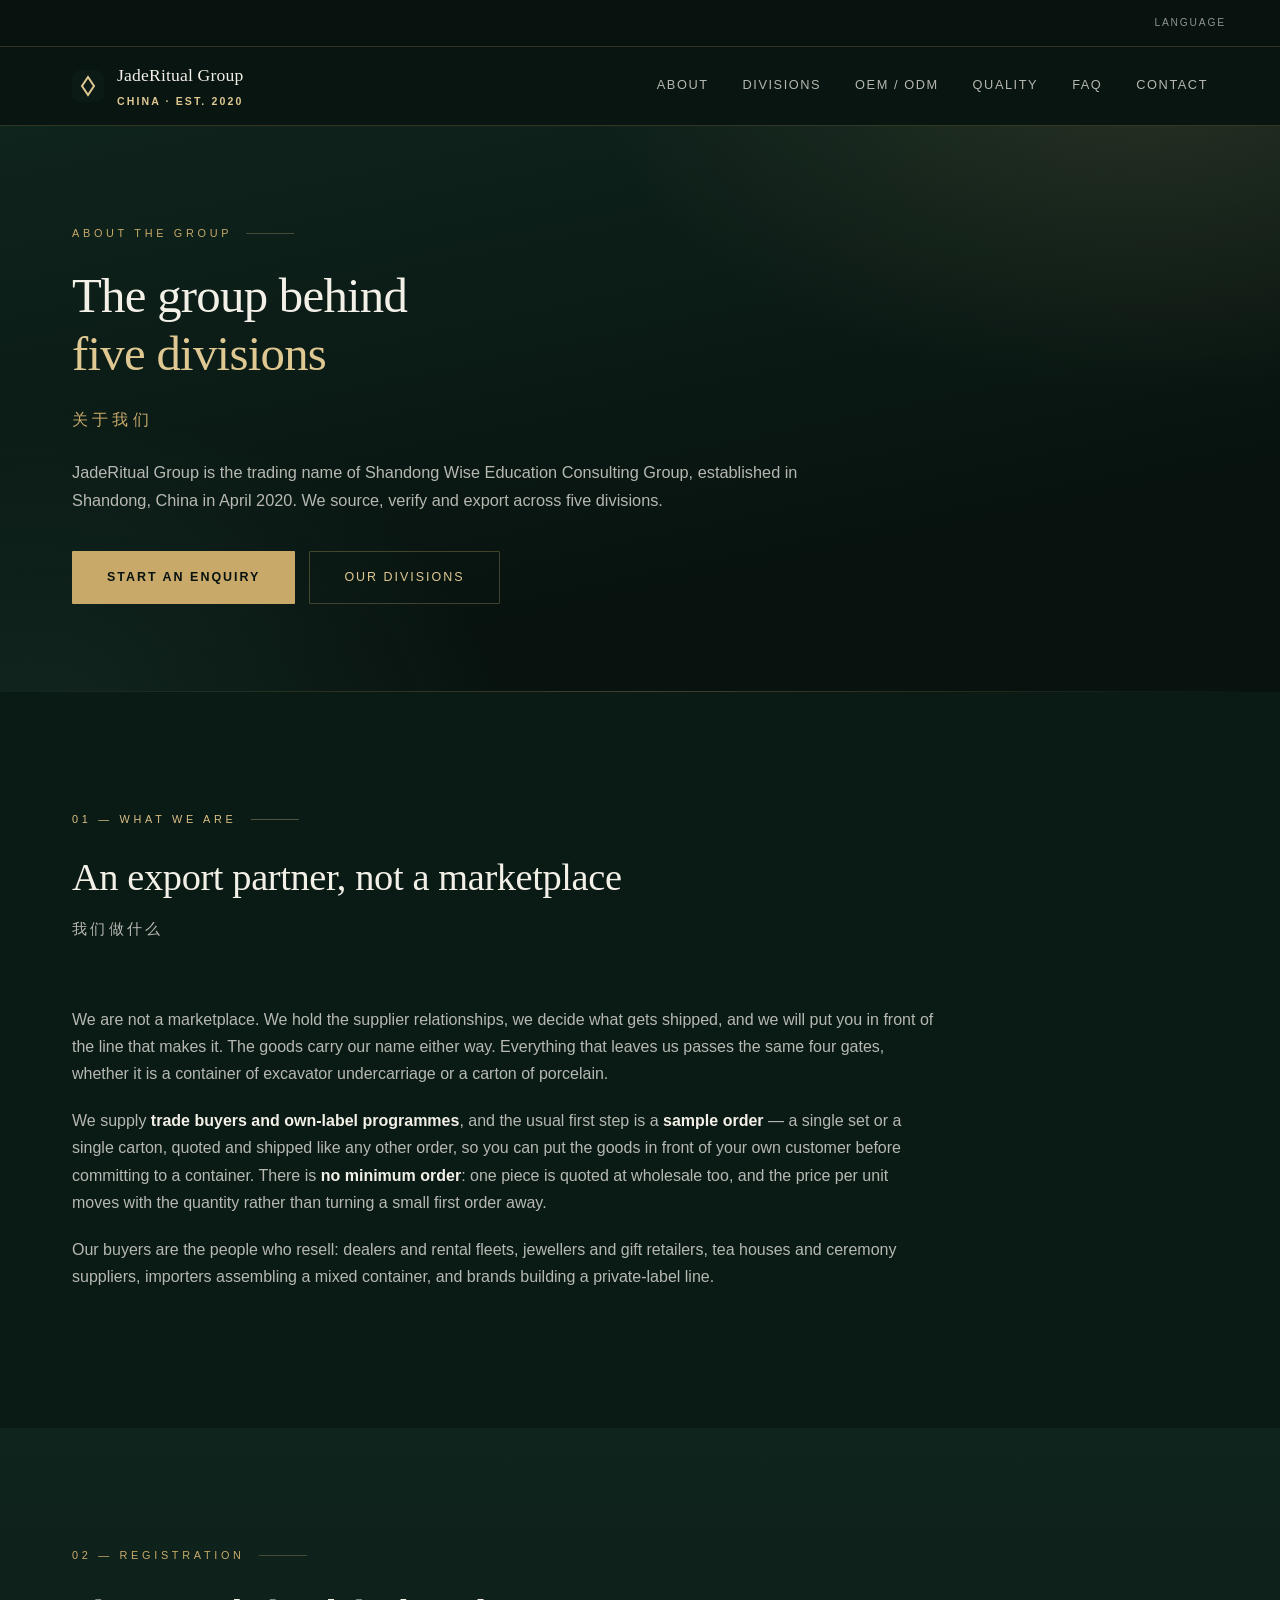
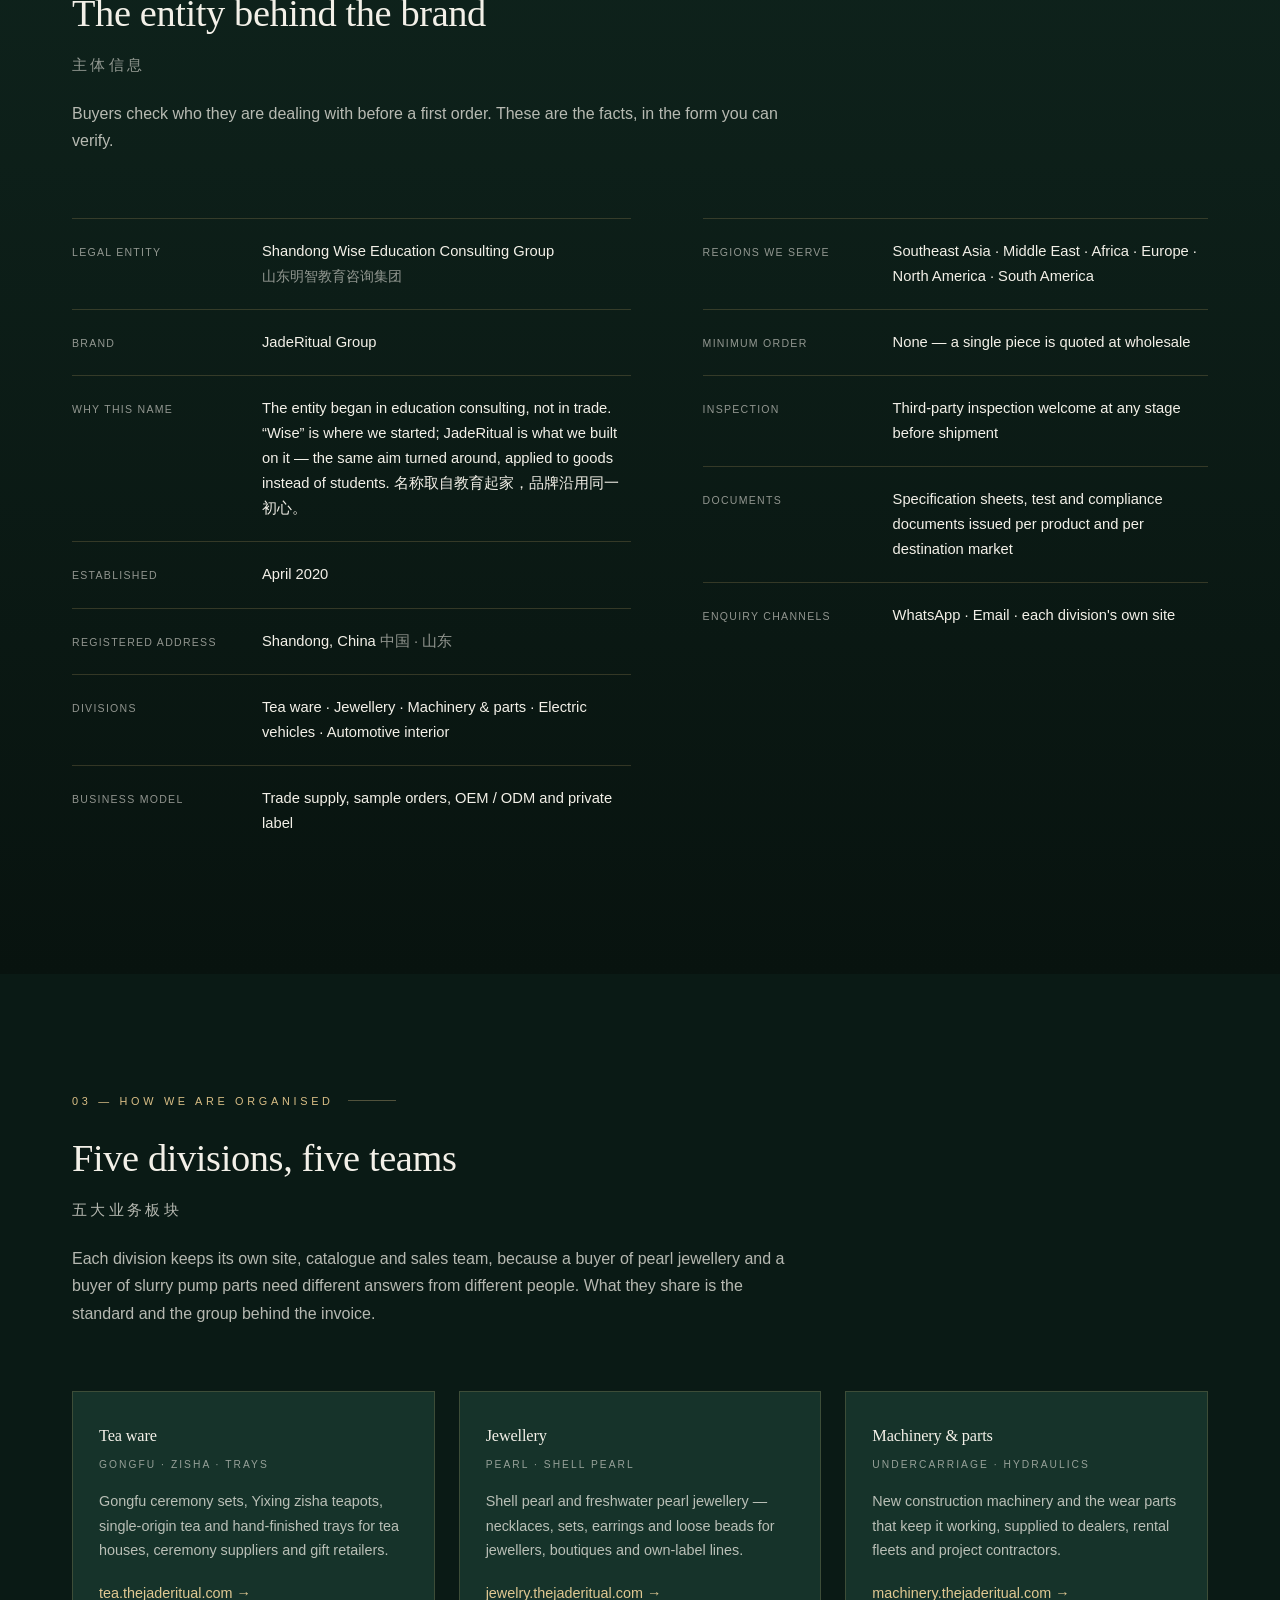
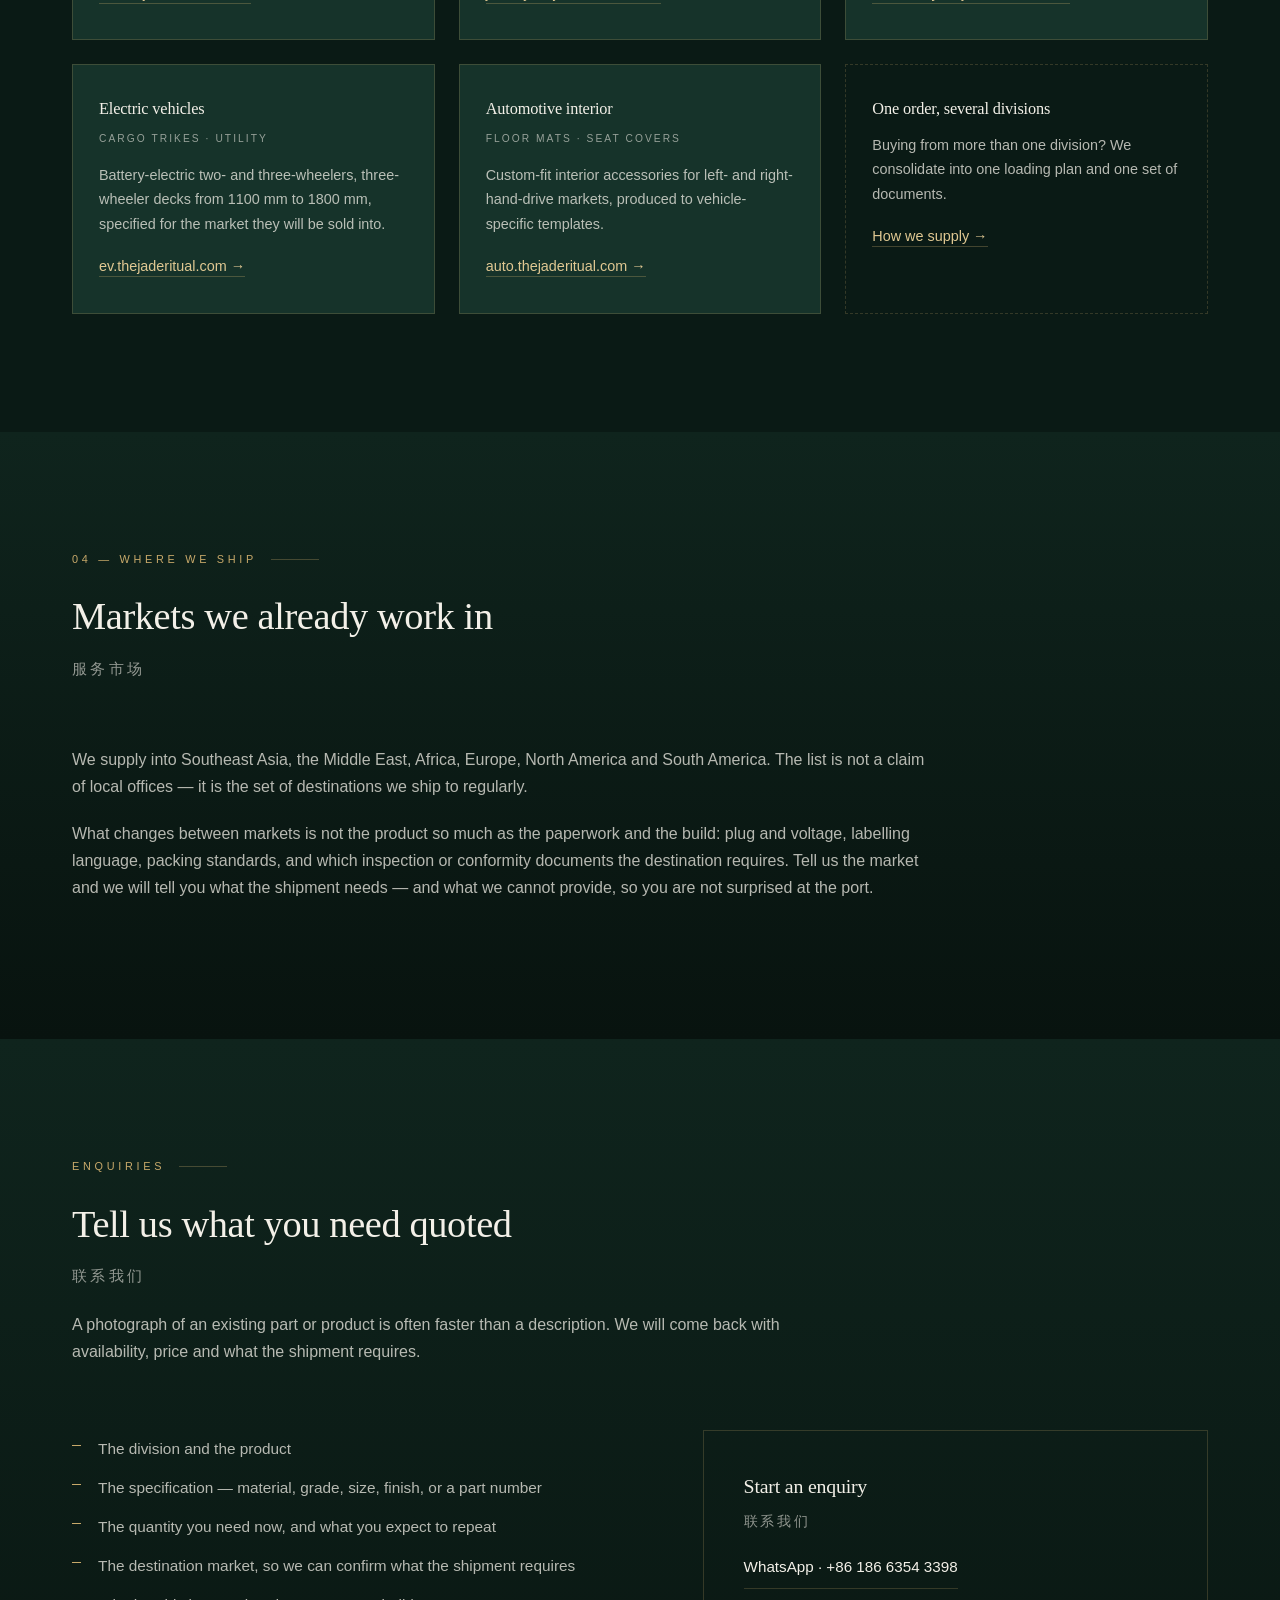
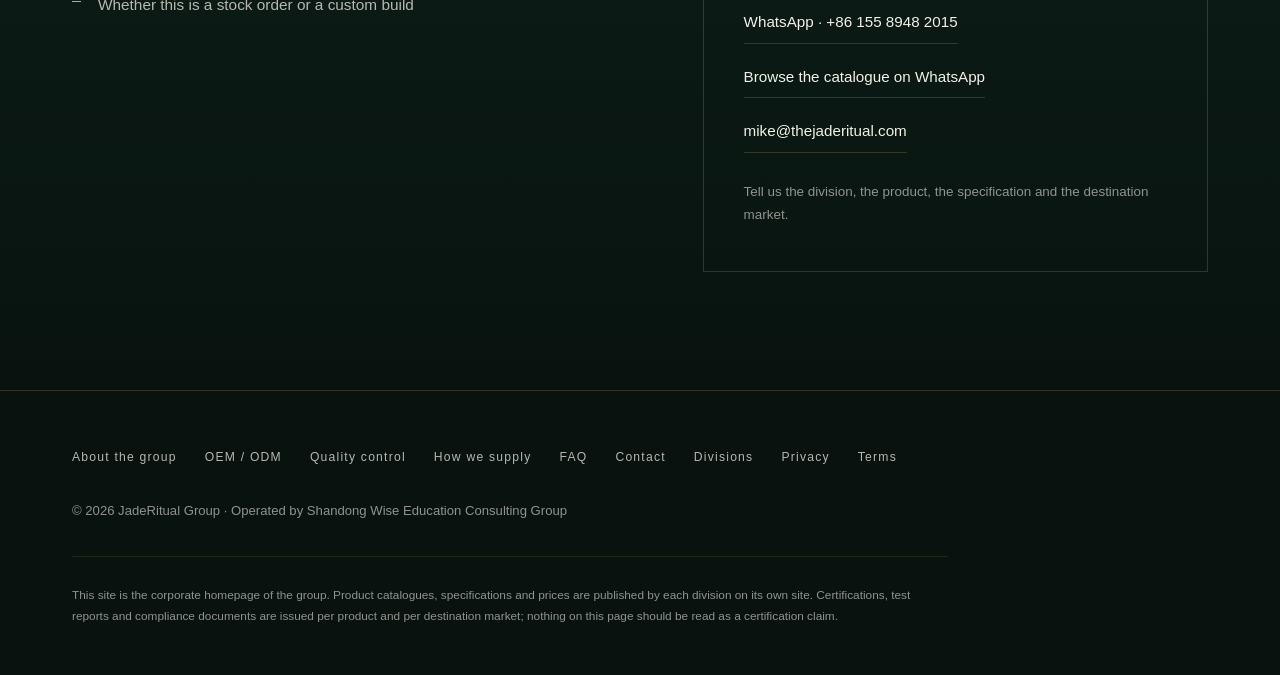
<file: about.html>
<!DOCTYPE html>
<html lang="en">
<head>
<meta charset="UTF-8">
<meta name="viewport" content="width=device-width, initial-scale=1.0">
<title>About JadeRitual Group | China-Based Export Partner Since 2020</title>
<meta name="description" content="JadeRitual Group is the trading name of Shandong Wise Education Consulting Group, established in Shandong, China in 2020. Five divisions, one supplier standard.">
<link rel="canonical" href="https://thejaderitual.com/about">
<meta name="robots" content="index, follow">
<meta property="og:type" content="website">
<meta property="og:title" content="About JadeRitual Group | China-Based Export Partner Since 2020">
<meta property="og:description" content="JadeRitual Group is the trading name of Shandong Wise Education Consulting Group, established in Shandong, China in 2020. Five divisions, one supplier standard.">
<meta property="og:url" content="https://thejaderitual.com/about">
<meta name="theme-color" content="#0B1A15">
<link rel="icon" href="data:image/svg+xml,%3Csvg xmlns='http://www.w3.org/2000/svg' viewBox='0 0 32 32'%3E%3Crect width='32' height='32' rx='7' fill='%230B1A15'/%3E%3Cpath d='M16 7l6 9-6 9-6-9z' fill='none' stroke='%23E0C892' stroke-width='2'/%3E%3C/svg%3E">
<link rel="stylesheet" href="/assets/site.css">
    <script async src="https://www.googletagmanager.com/gtag/js?id=G-M9YWY740XN"></script>
    <script>window.dataLayer=window.dataLayer||[];function gtag(){dataLayer.push(arguments);}gtag('js',new Date());gtag('config','G-M9YWY740XN',{linker:{domains:["thejaderitual.com", "www.thejaderitual.com", "jewelry.thejaderitual.com", "tea.thejaderitual.com", "ev.thejaderitual.com", "machinery.thejaderitual.com", "auto.thejaderitual.com"]},cookie_domain:'thejaderitual.com',cookie_flags:'SameSite=None;Secure'});</script>
</head>
<body>

<div class="util"><div class="wrap"><span class="util-l">Language</span><div id="google_translate_element"></div></div></div>
<header>
  <div class="wrap hd">
    <a class="brand" href="/">
            <svg class="mark" viewBox="0 0 32 32" aria-hidden="true"><rect width="32" height="32" rx="7" fill="#0B1A15"/><path d="M16 7l6 9-6 9-6-9z" fill="none" stroke="#E0C892" stroke-width="2"/></svg>
      <span>
        <span class="brand-t">JadeRitual Group</span>
        <span class="brand-s">China &middot; Est. 2020</span>
      </span>
    </a>
    <nav>
      <a href="/about">About</a>
      <a href="/#divisions">Divisions</a>
      <a href="/capabilities/oem-odm">OEM / ODM</a>
      <a href="/capabilities/quality-control">Quality</a>
      <a href="/faq">FAQ</a>
      <a href="/contact">Contact</a>
    </nav>
  </div>
</header>

<section class="page-hero">
  <div class="wrap">
    <div class="label">About the group</div>
    <h1>The group behind<em>five divisions</em></h1>
    <div class="zh">关于我们</div>
    <p class="lead">JadeRitual Group is the trading name of Shandong Wise Education Consulting Group, established in Shandong, China in April 2020. We source, verify and export across five divisions.</p>
    <div class="ph-cta">
      <a class="btn btn-solid" href="/contact">Start an enquiry</a>
      <a class="btn btn-ghost" href="/#divisions">Our divisions</a>
    </div>
  </div>
</section>

<section class="sec-paper2">
  <div class="wrap">
    <div class="sec-head">
      <div class="label label--ink">01 &mdash; What we are</div>
      <h2>An export partner, not a marketplace</h2>
      <span class="zh">我们做什么</span>
    </div>
    <div class="prose">
      <p>
        We are not a marketplace. We hold the supplier relationships,
        we decide what gets shipped, and we will put you in front of the line that makes it.
        The goods carry our name either way. Everything that leaves us
        passes the same four gates, whether it is a container of excavator undercarriage or a
        carton of porcelain.
      </p>
      <p>
        We supply <strong>trade buyers and own-label programmes</strong>, and the usual first step
        is a <strong>sample order</strong> &mdash; a single set or a single carton, quoted and
        shipped like any other order, so you can put the goods in front of your own customer before
        committing to a container. There is <strong>no minimum order</strong>: one piece is quoted
        at wholesale too, and the price per unit moves with the quantity rather than turning a
        small first order away.
      </p>
      <p>
        Our buyers are the people who resell: dealers and rental fleets, jewellers and gift
        retailers, tea houses and ceremony suppliers, importers assembling a mixed container, and
        brands building a private-label line.
      </p>
    </div>
  </div>
</section>

<section class="sec-dark">
  <div class="wrap">
    <div class="sec-head">
      <div class="label">02 &mdash; Registration</div>
      <h2>The entity behind the brand</h2>
      <span class="zh">主体信息</span>
      <p>
        Buyers check who they are dealing with before a first order. These are the facts, in the
        form you can verify.
      </p>
    </div>
    <div class="info-grid">
      <div>
        <dl>
          <div class="fact"><dt>Legal entity</dt><dd>Shandong Wise Education Consulting Group<br><span style="color:var(--inv-3);font-size:.85rem">山东明智教育咨询集团</span></dd></div>
          <div class="fact"><dt>Brand</dt><dd>JadeRitual Group</dd></div>
          <div class="fact"><dt>Why this name</dt><dd>The entity began in education consulting, not in trade. &ldquo;Wise&rdquo; is where we started; JadeRitual is what we built on it &mdash; the same aim turned around, applied to goods instead of students. 名称取自教育起家，品牌沿用同一初心。</dd></div>
          <div class="fact"><dt>Established</dt><dd>April 2020</dd></div>
          <div class="fact"><dt>Registered address</dt><dd>Shandong, China <span style="color:var(--inv-3)">中国 &middot; 山东</span></dd></div>
          <div class="fact"><dt>Divisions</dt><dd>Tea ware &middot; Jewellery &middot; Machinery &amp; parts &middot; Electric vehicles &middot; Automotive interior</dd></div>
          <div class="fact"><dt>Business model</dt><dd>Trade supply, sample orders, OEM / ODM and private label</dd></div>
        </dl>
      </div>
      <div>
        <dl>
          <div class="fact"><dt>Regions we serve</dt><dd>Southeast Asia &middot; Middle East &middot; Africa &middot; Europe &middot; North America &middot; South America</dd></div>
          <div class="fact"><dt>Minimum order</dt><dd>None &mdash; a single piece is quoted at wholesale</dd></div>
          <div class="fact"><dt>Inspection</dt><dd>Third-party inspection welcome at any stage before shipment</dd></div>
          <div class="fact"><dt>Documents</dt><dd>Specification sheets, test and compliance documents issued per product and per destination market</dd></div>
          <div class="fact"><dt>Enquiry channels</dt><dd>WhatsApp &middot; Email &middot; each division's own site</dd></div>
        </dl>
      </div>
    </div>
  </div>
</section>

<section class="sec-paper2">
  <div class="wrap">
    <div class="sec-head">
      <div class="label label--ink">03 &mdash; How we are organised</div>
      <h2>Five divisions, five teams</h2>
      <span class="zh">五大业务板块</span>
      <p>
        Each division keeps its own site, catalogue and sales team, because a buyer of pearl
        jewellery and a buyer of slurry pump parts need different answers from different people.
        What they share is the standard and the group behind the invoice.
      </p>
    </div>
    <div class="cap-grid">
      <div class="cap-card">
        <h3>Tea ware</h3>
        <div class="sub">Gongfu &middot; Zisha &middot; Trays</div>
        <p>Gongfu ceremony sets, Yixing zisha teapots, single-origin tea and hand-finished trays for tea houses, ceremony suppliers and gift retailers.</p>
        <p style="margin-top:18px"><a href="https://tea.thejaderitual.com" style="color:var(--gold-2);border-bottom:1px solid var(--gold-dim);padding-bottom:2px">tea.thejaderitual.com &rarr;</a></p>
      </div>
      <div class="cap-card">
        <h3>Jewellery</h3>
        <div class="sub">Pearl &middot; Shell pearl</div>
        <p>Shell pearl and freshwater pearl jewellery &mdash; necklaces, sets, earrings and loose beads for jewellers, boutiques and own-label lines.</p>
        <p style="margin-top:18px"><a href="https://jewelry.thejaderitual.com" style="color:var(--gold-2);border-bottom:1px solid var(--gold-dim);padding-bottom:2px">jewelry.thejaderitual.com &rarr;</a></p>
      </div>
      <div class="cap-card">
        <h3>Machinery &amp; parts</h3>
        <div class="sub">Undercarriage &middot; Hydraulics</div>
        <p>New construction machinery and the wear parts that keep it working, supplied to dealers, rental fleets and project contractors.</p>
        <p style="margin-top:18px"><a href="https://machinery.thejaderitual.com" style="color:var(--gold-2);border-bottom:1px solid var(--gold-dim);padding-bottom:2px">machinery.thejaderitual.com &rarr;</a></p>
      </div>
      <div class="cap-card">
        <h3>Electric vehicles</h3>
        <div class="sub">Cargo trikes &middot; Utility</div>
        <p>Battery-electric two- and three-wheelers, three-wheeler decks from 1100&nbsp;mm to 1800&nbsp;mm, specified for the market they will be sold into.</p>
        <p style="margin-top:18px"><a href="https://ev.thejaderitual.com" style="color:var(--gold-2);border-bottom:1px solid var(--gold-dim);padding-bottom:2px">ev.thejaderitual.com &rarr;</a></p>
      </div>
      <div class="cap-card">
        <h3>Automotive interior</h3>
        <div class="sub">Floor mats &middot; Seat covers</div>
        <p>Custom-fit interior accessories for left- and right-hand-drive markets, produced to vehicle-specific templates.</p>
        <p style="margin-top:18px"><a href="https://auto.thejaderitual.com" style="color:var(--gold-2);border-bottom:1px solid var(--gold-dim);padding-bottom:2px">auto.thejaderitual.com &rarr;</a></p>
      </div>
      <div class="cap-card" style="background:transparent;border-style:dashed">
        <h3>One order, several divisions</h3>
        <p style="margin-top:14px">Buying from more than one division? We consolidate into one loading plan and one set of documents.</p>
        <p style="margin-top:18px"><a href="/capabilities/how-we-supply" style="color:var(--gold-2);border-bottom:1px solid var(--gold-dim);padding-bottom:2px">How we supply &rarr;</a></p>
      </div>
    </div>
  </div>
</section>

<section class="sec-dark">
  <div class="wrap">
    <div class="sec-head">
      <div class="label">04 &mdash; Where we ship</div>
      <h2>Markets we already work in</h2>
      <span class="zh">服务市场</span>
    </div>
    <div class="prose prose--inv">
      <p>
        We supply into Southeast Asia, the Middle East, Africa, Europe, North America and South
        America. The list is not a claim of local offices &mdash; it is the set of destinations we
        ship to regularly.
      </p>
      <p>
        What changes between markets is not the product so much as the paperwork and the build:
        plug and voltage, labelling language, packing standards, and which inspection or conformity
        documents the destination requires. Tell us the market and we will tell you what the
        shipment needs &mdash; and what we cannot provide, so you are not surprised at the port.
      </p>
    </div>
  </div>
</section>
<section class="sec-dark">
  <div class="wrap">
    <div class="sec-head">
      <div class="label">Enquiries</div>
      <h2>Tell us what you need quoted</h2>
      <span class="zh">联系我们</span>
      <p>A photograph of an existing part or product is often faster than a description. We will come back with availability, price and what the shipment requires.</p>
    </div>
    <div class="info-grid">
      <div>
        <ul class="list-check list-check--inv">
          <li>The division and the product</li>
          <li>The specification &mdash; material, grade, size, finish, or a part number</li>
          <li>The quantity you need now, and what you expect to repeat</li>
          <li>The destination market, so we can confirm what the shipment requires</li>
          <li>Whether this is a stock order or a custom build</li>
        </ul>
      </div>
      <div class="contact-box">
        <h3>Start an enquiry</h3>
        <span class="zh">联系我们</span>
        <a href="https://wa.me/8618663543398">WhatsApp &middot; +86 186 6354 3398</a>
        <a href="https://wa.me/8615589482015">WhatsApp &middot; +86 155 8948 2015</a>
        <a href="https://wa.me/c/8615589482015">Browse the catalogue on WhatsApp</a>
        <a href="mailto:mike@thejaderitual.com">mike@thejaderitual.com</a>
        <p class="fine">Tell us the division, the product, the specification and the destination market.</p>
      </div>
    </div>
  </div>
</section>

<footer>
  <div class="wrap">
    <div class="ft-links">
      <a href="/about">About the group</a>
      <a href="/capabilities/oem-odm">OEM / ODM</a>
      <a href="/capabilities/quality-control">Quality control</a>
      <a href="/capabilities/how-we-supply">How we supply</a>
      <a href="/faq">FAQ</a>
      <a href="/contact">Contact</a>
      <a href="/#divisions">Divisions</a>
      <a href="/privacy">Privacy</a>
      <a href="/terms">Terms</a>
    </div>
    <div class="ft">
      <div>&copy; 2026 JadeRitual Group &middot; Operated by Shandong Wise Education Consulting Group</div>
    </div>
    <div class="disc">
      This site is the corporate homepage of the group. Product catalogues, specifications and
      prices are published by each division on its own site. Certifications, test reports and
      compliance documents are issued per product and per destination market; nothing on this
      page should be read as a certification claim.
    </div>
  </div>
</footer>

<script>
function googleTranslateElementInit(){
  new google.translate.TranslateElement({pageLanguage:'en',layout:google.translate.TranslateElement.InlineLayout.SIMPLE,autoDisplay:false},'google_translate_element');
}
</script>
<script src="https://translate.google.com/translate_a/element.js?cb=googleTranslateElementInit&hl=en" async></script>
</body>
</html>
</file>
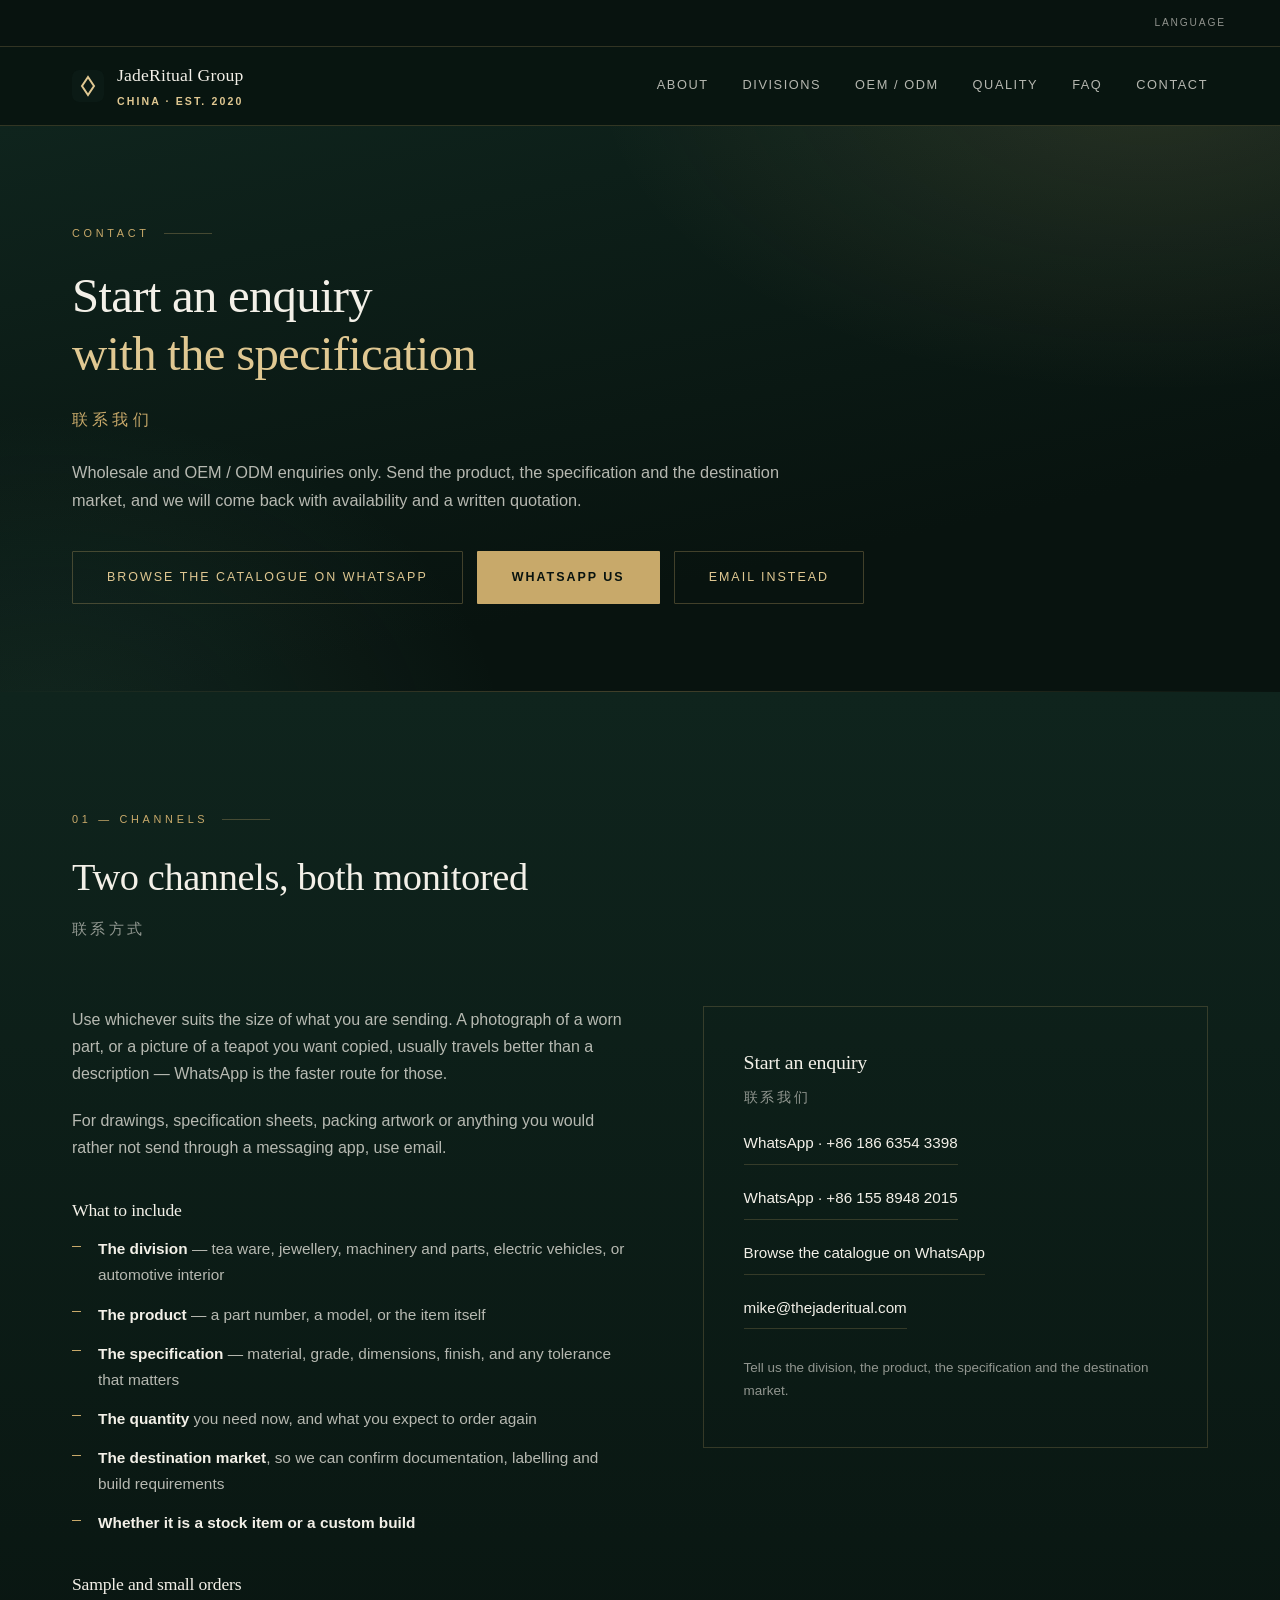
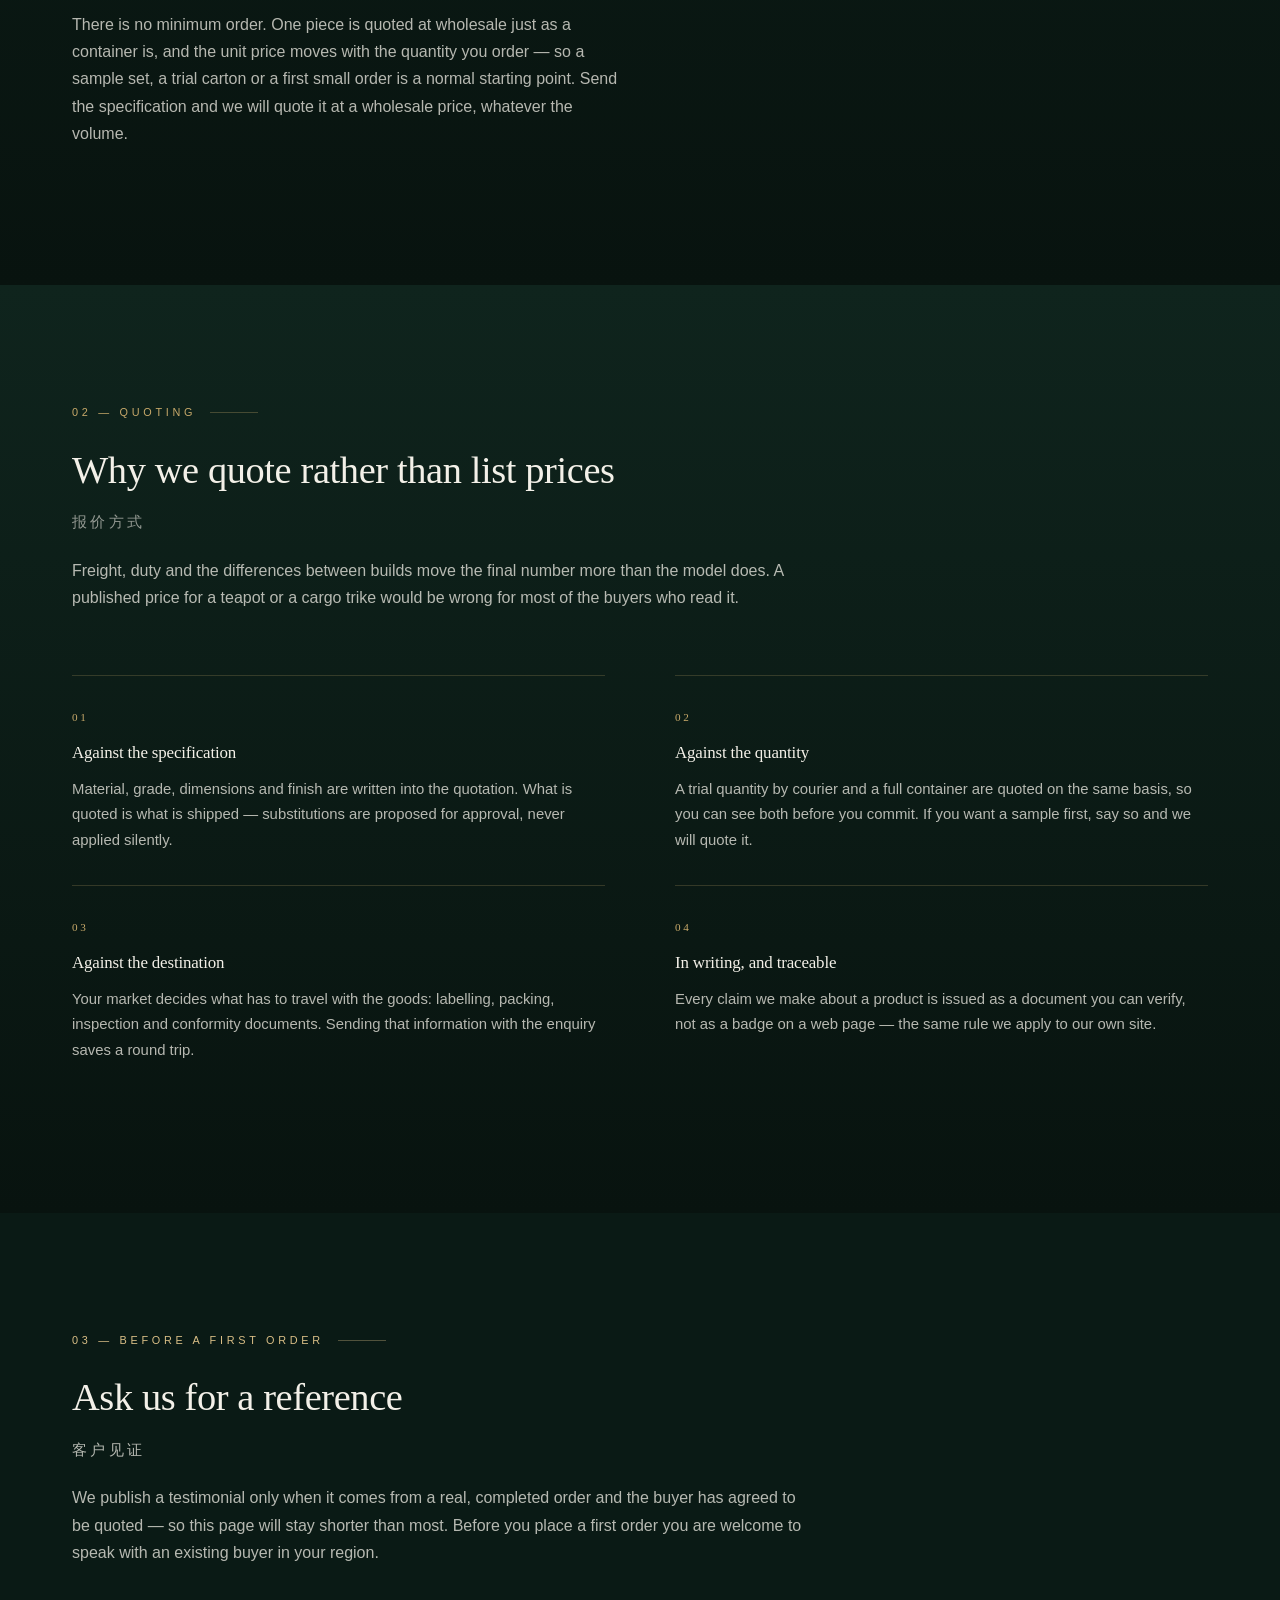
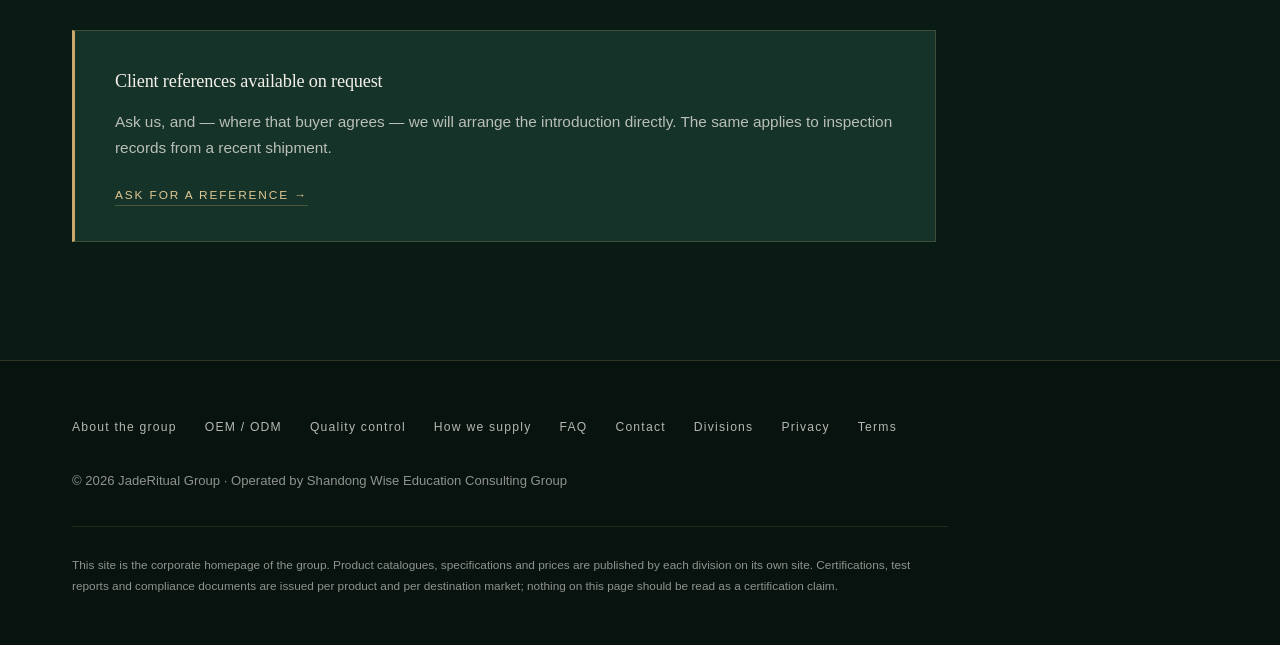
<file: contact.html>
<!DOCTYPE html>
<html lang="en">
<head>
<meta charset="UTF-8">
<meta name="viewport" content="width=device-width, initial-scale=1.0">
<title>Contact JadeRitual Group | Wholesale & OEM Enquiries</title>
<meta name="description" content="Contact JadeRitual Group for wholesale and OEM / ODM quotations by WhatsApp or email. We quote against the specification, the quantity and the destination market.">
<link rel="canonical" href="https://thejaderitual.com/contact">
<meta name="robots" content="index, follow">
<meta property="og:type" content="website">
<meta property="og:title" content="Contact JadeRitual Group | Wholesale & OEM Enquiries">
<meta property="og:description" content="Contact JadeRitual Group for wholesale and OEM / ODM quotations by WhatsApp or email. We quote against the specification, the quantity and the destination market.">
<meta property="og:url" content="https://thejaderitual.com/contact">
<meta name="theme-color" content="#0B1A15">
<link rel="icon" href="data:image/svg+xml,%3Csvg xmlns='http://www.w3.org/2000/svg' viewBox='0 0 32 32'%3E%3Crect width='32' height='32' rx='7' fill='%230B1A15'/%3E%3Cpath d='M16 7l6 9-6 9-6-9z' fill='none' stroke='%23E0C892' stroke-width='2'/%3E%3C/svg%3E">
<link rel="stylesheet" href="/assets/site.css">
    <script async src="https://www.googletagmanager.com/gtag/js?id=G-M9YWY740XN"></script>
    <script>window.dataLayer=window.dataLayer||[];function gtag(){dataLayer.push(arguments);}gtag('js',new Date());gtag('config','G-M9YWY740XN',{linker:{domains:["thejaderitual.com", "www.thejaderitual.com", "jewelry.thejaderitual.com", "tea.thejaderitual.com", "ev.thejaderitual.com", "machinery.thejaderitual.com", "auto.thejaderitual.com"]},cookie_domain:'thejaderitual.com',cookie_flags:'SameSite=None;Secure'});</script>
</head>
<body>

<div class="util"><div class="wrap"><span class="util-l">Language</span><div id="google_translate_element"></div></div></div>
<header>
  <div class="wrap hd">
    <a class="brand" href="/">
            <svg class="mark" viewBox="0 0 32 32" aria-hidden="true"><rect width="32" height="32" rx="7" fill="#0B1A15"/><path d="M16 7l6 9-6 9-6-9z" fill="none" stroke="#E0C892" stroke-width="2"/></svg>
      <span>
        <span class="brand-t">JadeRitual Group</span>
        <span class="brand-s">China &middot; Est. 2020</span>
      </span>
    </a>
    <nav>
      <a href="/about">About</a>
      <a href="/#divisions">Divisions</a>
      <a href="/capabilities/oem-odm">OEM / ODM</a>
      <a href="/capabilities/quality-control">Quality</a>
      <a href="/faq">FAQ</a>
      <a href="/contact">Contact</a>
    </nav>
  </div>
</header>

<section class="page-hero">
  <div class="wrap">
    <div class="label">Contact</div>
    <h1>Start an enquiry<em>with the specification</em></h1>
    <div class="zh">联系我们</div>
    <p class="lead">Wholesale and OEM / ODM enquiries only. Send the product, the specification and the destination market, and we will come back with availability and a written quotation.</p>
    <div class="ph-cta">
      <a class="btn btn-ghost" href="https://wa.me/c/8615589482015">Browse the catalogue on WhatsApp</a>
      <a class="btn btn-solid" href="https://wa.me/8618663543398">WhatsApp us</a>
      <a class="btn btn-ghost" href="mailto:mike@thejaderitual.com">Email instead</a>
    </div>
  </div>
</section>

<section class="sec-dark">
  <div class="wrap">
    <div class="sec-head">
      <div class="label">01 &mdash; Channels</div>
      <h2>Two channels, both monitored</h2>
      <span class="zh">联系方式</span>
    </div>
    <div class="info-grid">
      <div class="prose prose--inv">
        <p>
          Use whichever suits the size of what you are sending. A photograph of a worn part, or a
          picture of a teapot you want copied, usually travels better than a description &mdash;
          WhatsApp is the faster route for those.
        </p>
        <p>
          For drawings, specification sheets, packing artwork or anything you would rather not
          send through a messaging app, use email.
        </p>
        <h3>What to include</h3>
        <ul class="list-check list-check--inv">
          <li><strong>The division</strong> &mdash; tea ware, jewellery, machinery and parts, electric vehicles, or automotive interior</li>
          <li><strong>The product</strong> &mdash; a part number, a model, or the item itself</li>
          <li><strong>The specification</strong> &mdash; material, grade, dimensions, finish, and any tolerance that matters</li>
          <li><strong>The quantity</strong> you need now, and what you expect to order again</li>
          <li><strong>The destination market</strong>, so we can confirm documentation, labelling and build requirements</li>
          <li><strong>Whether it is a stock item or a custom build</strong></li>
        </ul>
        <h3>Sample and small orders</h3>
        <p>
          There is no minimum order. One piece is quoted at wholesale just as a container is, and
          the unit price moves with the quantity you order &mdash; so a sample set, a trial carton
          or a first small order is a normal starting point. Send the specification and we will
          quote it at a wholesale price, whatever the volume.
        </p>
      </div>
      <div>
        <div class="contact-box">
        <h3>Start an enquiry</h3>
        <span class="zh">联系我们</span>
        <a href="https://wa.me/8618663543398">WhatsApp &middot; +86 186 6354 3398</a>
        <a href="https://wa.me/8615589482015">WhatsApp &middot; +86 155 8948 2015</a>
        <a href="https://wa.me/c/8615589482015">Browse the catalogue on WhatsApp</a>
        <a href="mailto:mike@thejaderitual.com">mike@thejaderitual.com</a>
        <p class="fine">Tell us the division, the product, the specification and the destination market.</p>
      </div>
      </div>
    </div>
  </div>
</section>

<section class="sec-dark">
  <div class="wrap">
    <div class="sec-head">
      <div class="label">02 &mdash; Quoting</div>
      <h2>Why we quote rather than list prices</h2>
      <span class="zh">报价方式</span>
      <p>
        Freight, duty and the differences between builds move the final number more than the model
        does. A published price for a teapot or a cargo trike would be wrong for most of the
        buyers who read it.
      </p>
    </div>
    <div class="q-grid">
      <div class="q-item">
        <span class="num">01</span>
        <h3>Against the specification</h3>
        <p>Material, grade, dimensions and finish are written into the quotation. What is quoted is what is shipped &mdash; substitutions are proposed for approval, never applied silently.</p>
      </div>
      <div class="q-item">
        <span class="num">02</span>
        <h3>Against the quantity</h3>
        <p>A trial quantity by courier and a full container are quoted on the same basis, so you can see both before you commit. If you want a sample first, say so and we will quote it.</p>
      </div>
      <div class="q-item">
        <span class="num">03</span>
        <h3>Against the destination</h3>
        <p>Your market decides what has to travel with the goods: labelling, packing, inspection and conformity documents. Sending that information with the enquiry saves a round trip.</p>
      </div>
      <div class="q-item">
        <span class="num">04</span>
        <h3>In writing, and traceable</h3>
        <p>Every claim we make about a product is issued as a document you can verify, not as a badge on a web page &mdash; the same rule we apply to our own site.</p>
      </div>
    </div>
  </div>
</section>

<section class="sec-paper2">
  <div class="wrap">
    <div class="sec-head">
      <div class="label label--ink">03 &mdash; Before a first order</div>
      <h2>Ask us for a reference</h2>
      <span class="zh">客户见证</span>
      <p>
        We publish a testimonial only when it comes from a real, completed order and the buyer has
        agreed to be quoted &mdash; so this page will stay shorter than most. Before you place a
        first order you are welcome to speak with an existing buyer in your region.
      </p>
    </div>
    <div class="ref-box">
      <h3>Client references available on request</h3>
      <p>Ask us, and &mdash; where that buyer agrees &mdash; we will arrange the introduction directly. The same applies to inspection records from a recent shipment.</p>
      <p class="go"><a href="mailto:mike@thejaderitual.com">Ask for a reference &rarr;</a></p>
    </div>
  </div>
</section>


<footer>
  <div class="wrap">
    <div class="ft-links">
      <a href="/about">About the group</a>
      <a href="/capabilities/oem-odm">OEM / ODM</a>
      <a href="/capabilities/quality-control">Quality control</a>
      <a href="/capabilities/how-we-supply">How we supply</a>
      <a href="/faq">FAQ</a>
      <a href="/contact">Contact</a>
      <a href="/#divisions">Divisions</a>
      <a href="/privacy">Privacy</a>
      <a href="/terms">Terms</a>
    </div>
    <div class="ft">
      <div>&copy; 2026 JadeRitual Group &middot; Operated by Shandong Wise Education Consulting Group</div>
    </div>
    <div class="disc">
      This site is the corporate homepage of the group. Product catalogues, specifications and
      prices are published by each division on its own site. Certifications, test reports and
      compliance documents are issued per product and per destination market; nothing on this
      page should be read as a certification claim.
    </div>
  </div>
</footer>

<script>
function googleTranslateElementInit(){
  new google.translate.TranslateElement({pageLanguage:'en',layout:google.translate.TranslateElement.InlineLayout.SIMPLE,autoDisplay:false},'google_translate_element');
}
</script>
<script src="https://translate.google.com/translate_a/element.js?cb=googleTranslateElementInit&hl=en" async></script>
</body>
</html>
</file>
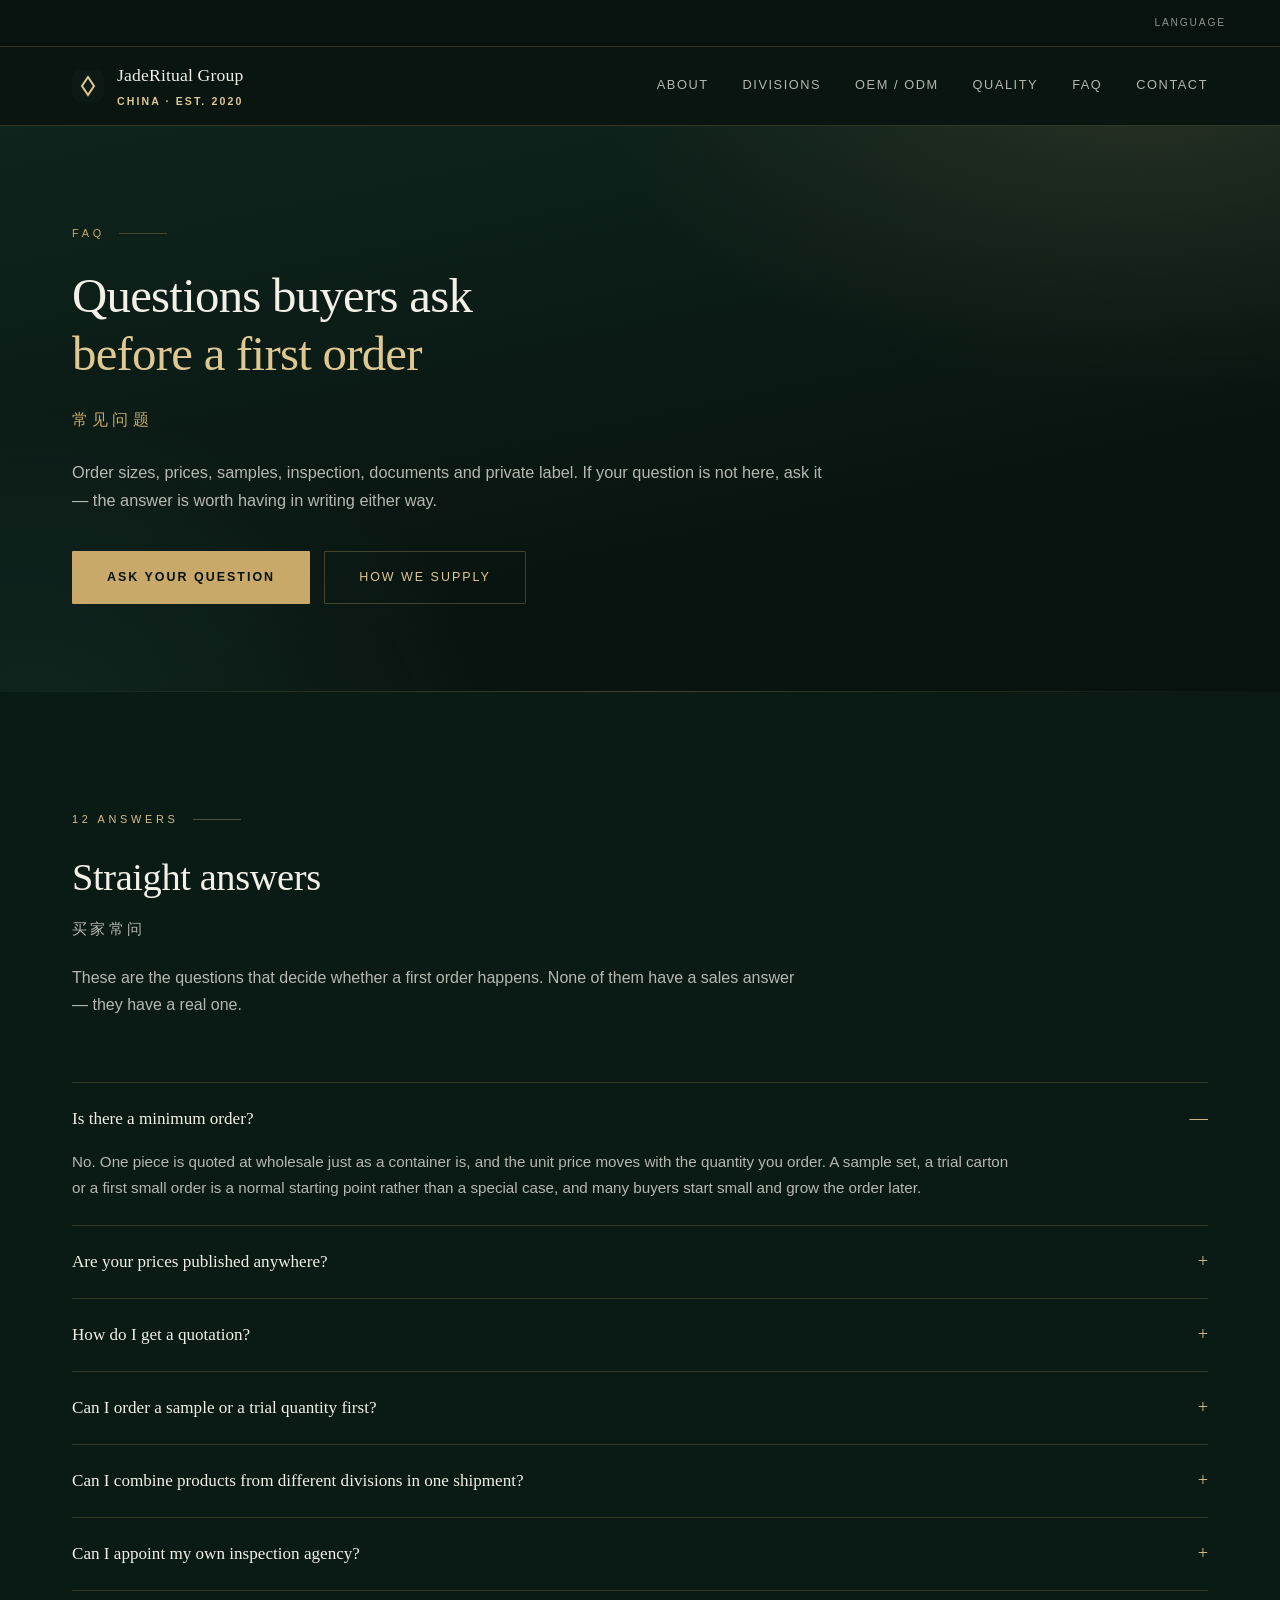
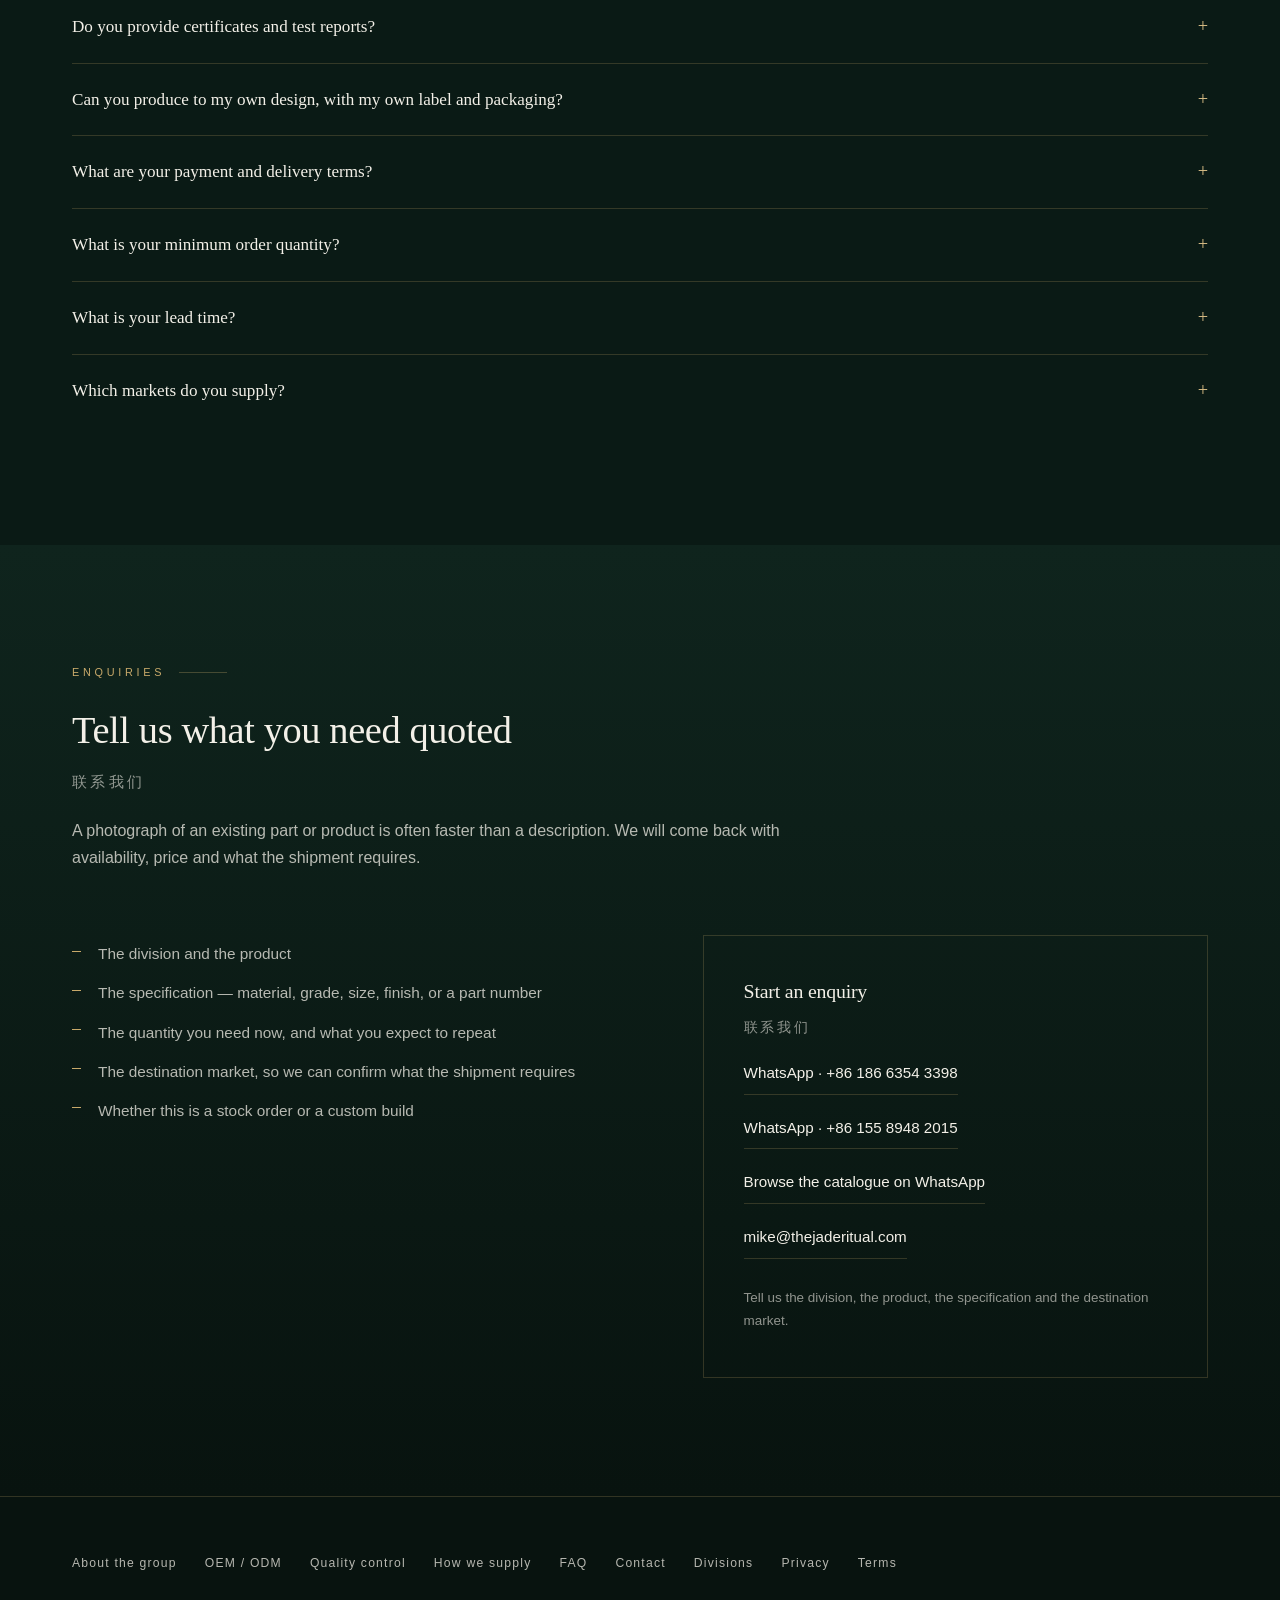
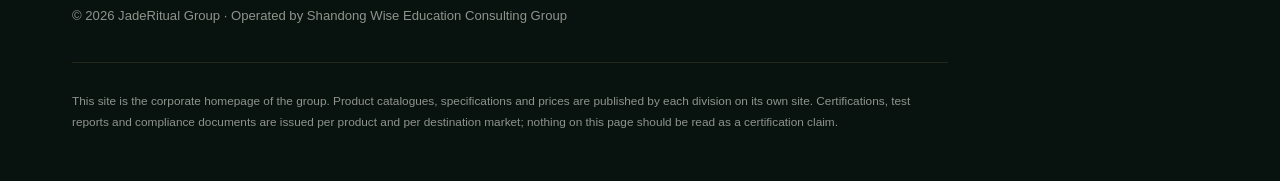
<file: faq.html>
<!DOCTYPE html>
<html lang="en">
<head>
<meta charset="UTF-8">
<meta name="viewport" content="width=device-width, initial-scale=1.0">
<title>Wholesale Enquiry FAQ | JadeRitual Group</title>
<meta name="description" content="Answers to the questions buyers ask before a first order: minimum orders, prices, samples, inspection, documents, private label, order sizes and the markets we supply.">
<link rel="canonical" href="https://thejaderitual.com/faq">
<meta name="robots" content="index, follow">
<meta property="og:type" content="website">
<meta property="og:title" content="Wholesale Enquiry FAQ | JadeRitual Group">
<meta property="og:description" content="Answers to the questions buyers ask before a first order: minimum orders, prices, samples, inspection, documents, private label, order sizes and the markets we supply.">
<meta property="og:url" content="https://thejaderitual.com/faq">
<meta name="theme-color" content="#0B1A15">
<link rel="icon" href="data:image/svg+xml,%3Csvg xmlns='http://www.w3.org/2000/svg' viewBox='0 0 32 32'%3E%3Crect width='32' height='32' rx='7' fill='%230B1A15'/%3E%3Cpath d='M16 7l6 9-6 9-6-9z' fill='none' stroke='%23E0C892' stroke-width='2'/%3E%3C/svg%3E">
<link rel="stylesheet" href="/assets/site.css">
<script type="application/ld+json">
{
 "@context": "https://schema.org",
 "@type": "FAQPage",
 "mainEntity": [
  {
   "@type": "Question",
   "name": "Is there a minimum order?",
   "acceptedAnswer": {
    "@type": "Answer",
    "text": "No. One piece is quoted at wholesale just as a container is, and the unit price moves with the quantity you order. A sample set, a trial carton or a first small order is a normal starting point rather than a special case, and many buyers start small and grow the order later."
   }
  },
  {
   "@type": "Question",
   "name": "Are your prices published anywhere?",
   "acceptedAnswer": {
    "@type": "Answer",
    "text": "No. Prices are quoted against the specification, the quantity and the destination market, because freight, duty and the differences between builds move the final number more than the model does. A published price would be wrong for most of the buyers who read it."
   }
  },
  {
   "@type": "Question",
   "name": "How do I get a quotation?",
   "acceptedAnswer": {
    "@type": "Answer",
    "text": "Send five things: the division, the product, the specification, the quantity, and the destination market. A part number or a photograph is enough to start. We come back with availability, price and what the shipment requires."
   }
  },
  {
   "@type": "Question",
   "name": "Can I order a sample or a trial quantity first?",
   "acceptedAnswer": {
    "@type": "Answer",
    "text": "Yes. Samples and trial quantities can be shipped by courier before you commit to a container. For larger and heavier items we quote both the trial and the container, so you can compare the freight as well as the price."
   }
  },
  {
   "@type": "Question",
   "name": "Can I combine products from different divisions in one shipment?",
   "acceptedAnswer": {
    "@type": "Answer",
    "text": "Yes, and it is the practical reason to buy across the group rather than from five separate suppliers. Mixed loads are consolidated into one loading plan and one set of documents, so the order arrives as a single shipment."
   }
  },
  {
   "@type": "Question",
   "name": "Can I appoint my own inspection agency?",
   "acceptedAnswer": {
    "@type": "Answer",
    "text": "Yes. You may appoint a third-party inspection agency at any stage before shipment, and we arrange access and provide the samples they ask for. Where a batch deviates from the agreed specification, you hear it from us before shipment rather than after it."
   }
  },
  {
   "@type": "Question",
   "name": "Do you provide certificates and test reports?",
   "acceptedAnswer": {
    "@type": "Answer",
    "text": "Where a product and a destination market require them, specification sheets, test reports and compliance documents are issued as documents you can verify, per product and per market. We do not publish certification badges on this site, and nothing here should be read as a certification claim."
   }
  },
  {
   "@type": "Question",
   "name": "Can you produce to my own design, with my own label and packaging?",
   "acceptedAnswer": {
    "@type": "Answer",
    "text": "Yes, that is the OEM / ODM route. Send a drawing, a sample or a specification sheet and tell us the label, packing artwork and labelling language your market requires. If you have no drawing, a photograph with something for scale is a normal starting point."
   }
  },
  {
   "@type": "Question",
   "name": "What are your payment and delivery terms?",
   "acceptedAnswer": {
    "@type": "Answer",
    "text": "They are agreed in writing for each order and stated on the quotation. We do not publish a single table for the group, because the terms depend on the product, the order size, the destination and whether the build is standard or tooled."
   }
  },
  {
   "@type": "Question",
   "name": "What is your minimum order quantity?",
   "acceptedAnswer": {
    "@type": "Answer",
    "text": "It differs by division and by product. Because we ship both trial quantities by courier and full container loads, the practical minimum is confirmed on the quotation for your specification rather than set as one number for the whole group."
   }
  },
  {
   "@type": "Question",
   "name": "What is your lead time?",
   "acceptedAnswer": {
    "@type": "Answer",
    "text": "Lead time is quoted with the order, once the specification and the quantity are fixed. We do not publish a blanket figure, because it depends on the product, the build and whether a sample has to be approved first."
   }
  },
  {
   "@type": "Question",
   "name": "Which markets do you supply?",
   "acceptedAnswer": {
    "@type": "Answer",
    "text": "Southeast Asia, the Middle East, Africa, Europe, North America and South America. Requirements differ by destination - plug and voltage, labelling language, packing standards and conformity documents - so tell us the market and we will confirm what applies, including anything we cannot provide."
   }
  }
 ]
}
</script>
    <script async src="https://www.googletagmanager.com/gtag/js?id=G-M9YWY740XN"></script>
    <script>window.dataLayer=window.dataLayer||[];function gtag(){dataLayer.push(arguments);}gtag('js',new Date());gtag('config','G-M9YWY740XN',{linker:{domains:["thejaderitual.com", "www.thejaderitual.com", "jewelry.thejaderitual.com", "tea.thejaderitual.com", "ev.thejaderitual.com", "machinery.thejaderitual.com", "auto.thejaderitual.com"]},cookie_domain:'thejaderitual.com',cookie_flags:'SameSite=None;Secure'});</script>
</head>
<body>

<div class="util"><div class="wrap"><span class="util-l">Language</span><div id="google_translate_element"></div></div></div>
<header>
  <div class="wrap hd">
    <a class="brand" href="/">
            <svg class="mark" viewBox="0 0 32 32" aria-hidden="true"><rect width="32" height="32" rx="7" fill="#0B1A15"/><path d="M16 7l6 9-6 9-6-9z" fill="none" stroke="#E0C892" stroke-width="2"/></svg>
      <span>
        <span class="brand-t">JadeRitual Group</span>
        <span class="brand-s">China &middot; Est. 2020</span>
      </span>
    </a>
    <nav>
      <a href="/about">About</a>
      <a href="/#divisions">Divisions</a>
      <a href="/capabilities/oem-odm">OEM / ODM</a>
      <a href="/capabilities/quality-control">Quality</a>
      <a href="/faq">FAQ</a>
      <a href="/contact">Contact</a>
    </nav>
  </div>
</header>

<section class="page-hero">
  <div class="wrap">
    <div class="label">FAQ</div>
    <h1>Questions buyers ask<em>before a first order</em></h1>
    <div class="zh">常见问题</div>
    <p class="lead">Order sizes, prices, samples, inspection, documents and private label. If your question is not here, ask it &mdash; the answer is worth having in writing either way.</p>
    <div class="ph-cta">
      <a class="btn btn-solid" href="/contact">Ask your question</a>
      <a class="btn btn-ghost" href="/capabilities/how-we-supply">How we supply</a>
    </div>
  </div>
</section>

<section class="sec-paper2">
  <div class="wrap">
    <div class="sec-head">
      <div class="label label--ink">12 answers</div>
      <h2>Straight answers</h2>
      <span class="zh">买家常问</span>
      <p>
        These are the questions that decide whether a first order happens. None of them have a
        sales answer &mdash; they have a real one.
      </p>
    </div>
    <div class="faq">
<details open>
  <summary>Is there a minimum order?</summary>
  <div class="a"><p>No. One piece is quoted at wholesale just as a container is, and the unit price moves with the quantity you order. A sample set, a trial carton or a first small order is a normal starting point rather than a special case, and many buyers start small and grow the order later.</p></div>
</details>
<details>
  <summary>Are your prices published anywhere?</summary>
  <div class="a"><p>No. Prices are quoted against the specification, the quantity and the destination market, because freight, duty and the differences between builds move the final number more than the model does. A published price would be wrong for most of the buyers who read it.</p></div>
</details>
<details>
  <summary>How do I get a quotation?</summary>
  <div class="a"><p>Send five things: the division, the product, the specification, the quantity, and the destination market. A part number or a photograph is enough to start. We come back with availability, price and what the shipment requires.</p></div>
</details>
<details>
  <summary>Can I order a sample or a trial quantity first?</summary>
  <div class="a"><p>Yes. Samples and trial quantities can be shipped by courier before you commit to a container. For larger and heavier items we quote both the trial and the container, so you can compare the freight as well as the price.</p></div>
</details>
<details>
  <summary>Can I combine products from different divisions in one shipment?</summary>
  <div class="a"><p>Yes, and it is the practical reason to buy across the group rather than from five separate suppliers. Mixed loads are consolidated into one loading plan and one set of documents, so the order arrives as a single shipment.</p></div>
</details>
<details>
  <summary>Can I appoint my own inspection agency?</summary>
  <div class="a"><p>Yes. You may appoint a third-party inspection agency at any stage before shipment, and we arrange access and provide the samples they ask for. Where a batch deviates from the agreed specification, you hear it from us before shipment rather than after it.</p></div>
</details>
<details>
  <summary>Do you provide certificates and test reports?</summary>
  <div class="a"><p>Where a product and a destination market require them, specification sheets, test reports and compliance documents are issued as documents you can verify, per product and per market. We do not publish certification badges on this site, and nothing here should be read as a certification claim.</p></div>
</details>
<details>
  <summary>Can you produce to my own design, with my own label and packaging?</summary>
  <div class="a"><p>Yes, that is the OEM / ODM route. Send a drawing, a sample or a specification sheet and tell us the label, packing artwork and labelling language your market requires. If you have no drawing, a photograph with something for scale is a normal starting point.</p></div>
</details>
<details>
  <summary>What are your payment and delivery terms?</summary>
  <div class="a"><p>They are agreed in writing for each order and stated on the quotation. We do not publish a single table for the group, because the terms depend on the product, the order size, the destination and whether the build is standard or tooled.</p></div>
</details>
<details>
  <summary>What is your minimum order quantity?</summary>
  <div class="a"><p>It differs by division and by product. Because we ship both trial quantities by courier and full container loads, the practical minimum is confirmed on the quotation for your specification rather than set as one number for the whole group.</p></div>
</details>
<details>
  <summary>What is your lead time?</summary>
  <div class="a"><p>Lead time is quoted with the order, once the specification and the quantity are fixed. We do not publish a blanket figure, because it depends on the product, the build and whether a sample has to be approved first.</p></div>
</details>
<details>
  <summary>Which markets do you supply?</summary>
  <div class="a"><p>Southeast Asia, the Middle East, Africa, Europe, North America and South America. Requirements differ by destination - plug and voltage, labelling language, packing standards and conformity documents - so tell us the market and we will confirm what applies, including anything we cannot provide.</p></div>
</details>
    </div>
  </div>
</section>
<section class="sec-dark">
  <div class="wrap">
    <div class="sec-head">
      <div class="label">Enquiries</div>
      <h2>Tell us what you need quoted</h2>
      <span class="zh">联系我们</span>
      <p>A photograph of an existing part or product is often faster than a description. We will come back with availability, price and what the shipment requires.</p>
    </div>
    <div class="info-grid">
      <div>
        <ul class="list-check list-check--inv">
          <li>The division and the product</li>
          <li>The specification &mdash; material, grade, size, finish, or a part number</li>
          <li>The quantity you need now, and what you expect to repeat</li>
          <li>The destination market, so we can confirm what the shipment requires</li>
          <li>Whether this is a stock order or a custom build</li>
        </ul>
      </div>
      <div class="contact-box">
        <h3>Start an enquiry</h3>
        <span class="zh">联系我们</span>
        <a href="https://wa.me/8618663543398">WhatsApp &middot; +86 186 6354 3398</a>
        <a href="https://wa.me/8615589482015">WhatsApp &middot; +86 155 8948 2015</a>
        <a href="https://wa.me/c/8615589482015">Browse the catalogue on WhatsApp</a>
        <a href="mailto:mike@thejaderitual.com">mike@thejaderitual.com</a>
        <p class="fine">Tell us the division, the product, the specification and the destination market.</p>
      </div>
    </div>
  </div>
</section>

<footer>
  <div class="wrap">
    <div class="ft-links">
      <a href="/about">About the group</a>
      <a href="/capabilities/oem-odm">OEM / ODM</a>
      <a href="/capabilities/quality-control">Quality control</a>
      <a href="/capabilities/how-we-supply">How we supply</a>
      <a href="/faq">FAQ</a>
      <a href="/contact">Contact</a>
      <a href="/#divisions">Divisions</a>
      <a href="/privacy">Privacy</a>
      <a href="/terms">Terms</a>
    </div>
    <div class="ft">
      <div>&copy; 2026 JadeRitual Group &middot; Operated by Shandong Wise Education Consulting Group</div>
    </div>
    <div class="disc">
      This site is the corporate homepage of the group. Product catalogues, specifications and
      prices are published by each division on its own site. Certifications, test reports and
      compliance documents are issued per product and per destination market; nothing on this
      page should be read as a certification claim.
    </div>
  </div>
</footer>

<script>
function googleTranslateElementInit(){
  new google.translate.TranslateElement({pageLanguage:'en',layout:google.translate.TranslateElement.InlineLayout.SIMPLE,autoDisplay:false},'google_translate_element');
}
</script>
<script src="https://translate.google.com/translate_a/element.js?cb=googleTranslateElementInit&hl=en" async></script>
</body>
</html>
</file>
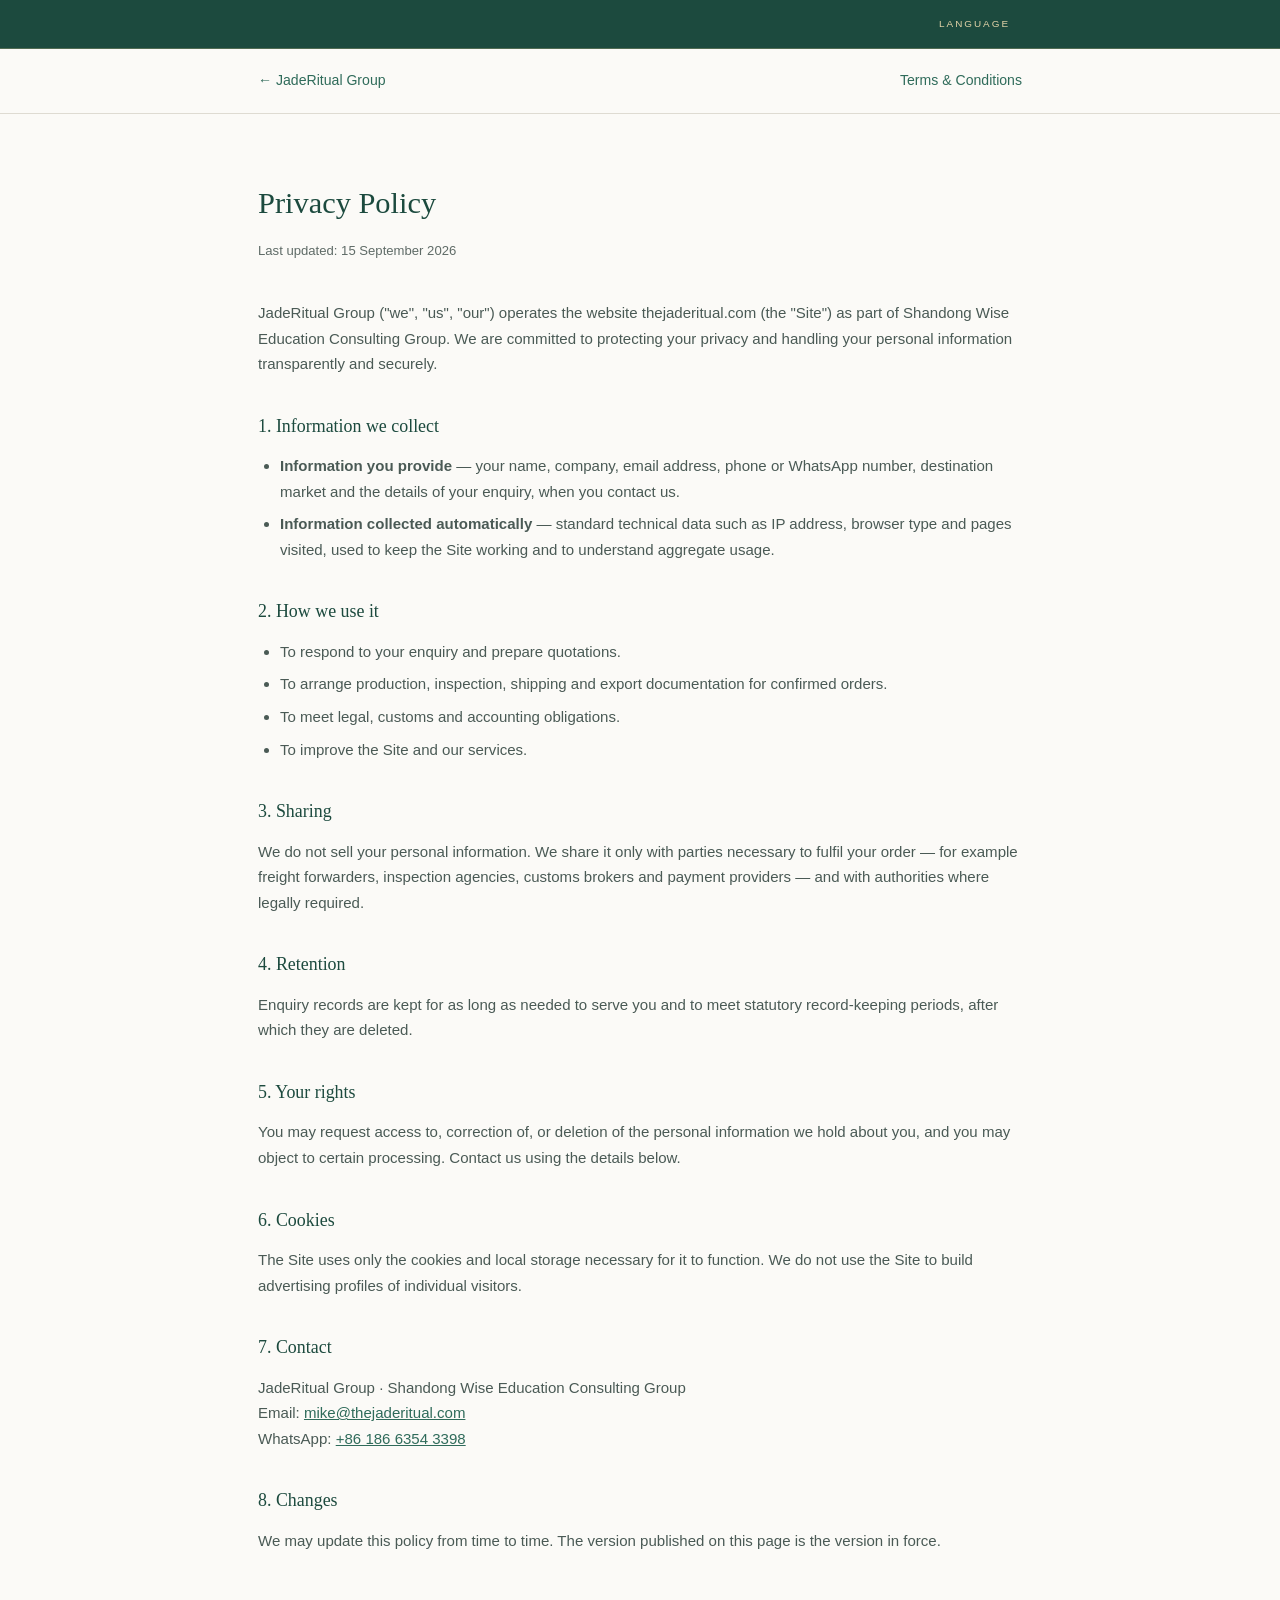
<file: privacy.html>
<!DOCTYPE html>
<html lang="en">
<head>
<meta charset="UTF-8">
<meta name="viewport" content="width=device-width, initial-scale=1.0">
<title>Privacy Policy | JadeRitual Group</title>
    <link rel="icon" href="data:image/svg+xml,%3Csvg xmlns='http://www.w3.org/2000/svg' viewBox='0 0 32 32'%3E%3Crect width='32' height='32' rx='7' fill='%230B1A15'/%3E%3Cpath d='M16 7l6 9-6 9-6-9z' fill='none' stroke='%23E0C892' stroke-width='2'/%3E%3C/svg%3E">
<meta name="description" content="Privacy Policy for the JadeRitual Group corporate website.">
<link rel="canonical" href="https://thejaderitual.com/privacy">
<meta name="robots" content="index, follow">
<style>
:root{--jade-900:#1C4A3E;--jade-700:#2F6B5A;--paper:#FBFAF7;--ink:#1E2A26;--ink-2:#4A5A55;--ink-3:#5F6B67;--line:#DEDBD2}
*{box-sizing:border-box;margin:0;padding:0}
body{font-family:-apple-system,BlinkMacSystemFont,"Segoe UI",Roboto,"PingFang SC","Microsoft YaHei",sans-serif;color:var(--ink);background:var(--paper);line-height:1.7}
.wrap{max-width:820px;margin:0 auto;padding:64px 28px 96px}
header{border-bottom:1px solid var(--line)}
.hd{max-width:820px;margin:0 auto;padding:20px 28px;display:flex;justify-content:space-between;align-items:center}
.hd a{color:var(--jade-700);font-size:.88rem;text-decoration:none}
h1{font-family:Georgia,"Songti SC",serif;font-weight:500;font-size:1.9rem;color:var(--jade-900);margin-bottom:10px}
.updated{font-size:.82rem;color:var(--ink-3);margin-bottom:38px}
h2{font-family:Georgia,serif;font-weight:500;font-size:1.12rem;color:var(--jade-900);margin:34px 0 12px}
p,li{color:var(--ink-2);font-size:.94rem}
ul{margin:10px 0 10px 22px}
li{margin-bottom:7px}
a{color:var(--jade-700)}
/* language strip - the page has its own document theme, so this uses its tokens */
.util{background:var(--jade-900);border-bottom:1px solid rgba(217,196,138,.28)}
.util-in{max-width:820px;margin:0 auto;padding:9px 28px;display:flex;justify-content:flex-end;align-items:center;gap:12px}
.util-l{font-size:.62rem;letter-spacing:.2em;text-transform:uppercase;color:#E2D3A8}
@media(max-width:560px){.util-l{display:none}}
#google_translate_element{font-size:.75rem}
#google_translate_element .goog-te-gadget{color:#E2D3A8!important;font-size:.75rem!important;white-space:nowrap}
#google_translate_element select,#google_translate_element .goog-te-combo{background:#FBFAF7!important;color:#1E2A26!important;border:1px solid #C9C4B4!important;border-radius:0!important;padding:4px 6px!important;margin:0!important;font-size:.74rem!important;font-family:inherit!important;max-width:190px;height:26px!important;line-height:1!important}
.util{max-height:52px;overflow:hidden}
#google_translate_element{display:flex;align-items:center;height:30px;flex:0 0 auto;min-width:max-content;white-space:nowrap}
#google_translate_element .goog-te-gadget{display:flex;align-items:center;line-height:1;background:transparent!important;white-space:nowrap!important}
#google_translate_element .goog-te-gadget-icon{display:none!important}
#google_translate_element .goog-te-gadget-simple{background:transparent!important;border:0!important;padding:0!important;font-size:.74rem!important;white-space:nowrap!important}
#google_translate_element .goog-te-gadget-simple a,#google_translate_element .goog-te-gadget-simple span{color:#5F6B67!important;background:transparent!important;text-decoration:none!important}
#google_translate_element .goog-te-gadget-simple img{display:none!important}

body{top:0!important}
.skiptranslate iframe{display:none!important}
</style>
    <script async src="https://www.googletagmanager.com/gtag/js?id=G-M9YWY740XN"></script>
    <script>window.dataLayer=window.dataLayer||[];function gtag(){dataLayer.push(arguments);}gtag('js',new Date());gtag('config','G-M9YWY740XN',{linker:{domains:["thejaderitual.com", "www.thejaderitual.com", "jewelry.thejaderitual.com", "tea.thejaderitual.com", "ev.thejaderitual.com", "machinery.thejaderitual.com", "auto.thejaderitual.com"]},cookie_domain:'thejaderitual.com',cookie_flags:'SameSite=None;Secure'});</script>
</head>
<body>
<div class="util"><div class="util-in"><span class="util-l">Language</span><div id="google_translate_element"></div></div></div>
<header><div class="hd"><a href="/">← JadeRitual Group</a><a href="/terms">Terms &amp; Conditions</a></div></header>
<div class="wrap">
  <h1>Privacy Policy</h1>
  <div class="updated">Last updated: 15 September 2026</div>

  <p>JadeRitual Group ("we", "us", "our") operates the website thejaderitual.com (the "Site") as part of Shandong Wise Education Consulting Group. We are committed to protecting your privacy and handling your personal information transparently and securely.</p>

  <h2>1. Information we collect</h2>
  <ul>
    <li><strong>Information you provide</strong> — your name, company, email address, phone or WhatsApp number, destination market and the details of your enquiry, when you contact us.</li>
    <li><strong>Information collected automatically</strong> — standard technical data such as IP address, browser type and pages visited, used to keep the Site working and to understand aggregate usage.</li>
  </ul>

  <h2>2. How we use it</h2>
  <ul>
    <li>To respond to your enquiry and prepare quotations.</li>
    <li>To arrange production, inspection, shipping and export documentation for confirmed orders.</li>
    <li>To meet legal, customs and accounting obligations.</li>
    <li>To improve the Site and our services.</li>
  </ul>

  <h2>3. Sharing</h2>
  <p>We do not sell your personal information. We share it only with parties necessary to fulfil your order — for example freight forwarders, inspection agencies, customs brokers and payment providers — and with authorities where legally required.</p>

  <h2>4. Retention</h2>
  <p>Enquiry records are kept for as long as needed to serve you and to meet statutory record-keeping periods, after which they are deleted.</p>

  <h2>5. Your rights</h2>
  <p>You may request access to, correction of, or deletion of the personal information we hold about you, and you may object to certain processing. Contact us using the details below.</p>

  <h2>6. Cookies</h2>
  <p>The Site uses only the cookies and local storage necessary for it to function. We do not use the Site to build advertising profiles of individual visitors.</p>

  <h2>7. Contact</h2>
  <p>JadeRitual Group · Shandong Wise Education Consulting Group<br>
  Email: <a href="mailto:mike@thejaderitual.com">mike@thejaderitual.com</a><br>
  WhatsApp: <a href="https://wa.me/8618663543398">+86 186 6354 3398</a></p>

  <h2>8. Changes</h2>
  <p>We may update this policy from time to time. The version published on this page is the version in force.</p>
</div>
<script>
function googleTranslateElementInit(){
  new google.translate.TranslateElement({pageLanguage:'en',layout:google.translate.TranslateElement.InlineLayout.SIMPLE,autoDisplay:false},'google_translate_element');
}
</script>
<script src="https://translate.google.com/translate_a/element.js?cb=googleTranslateElementInit&hl=en" async></script>
</body>
</html>
</file>
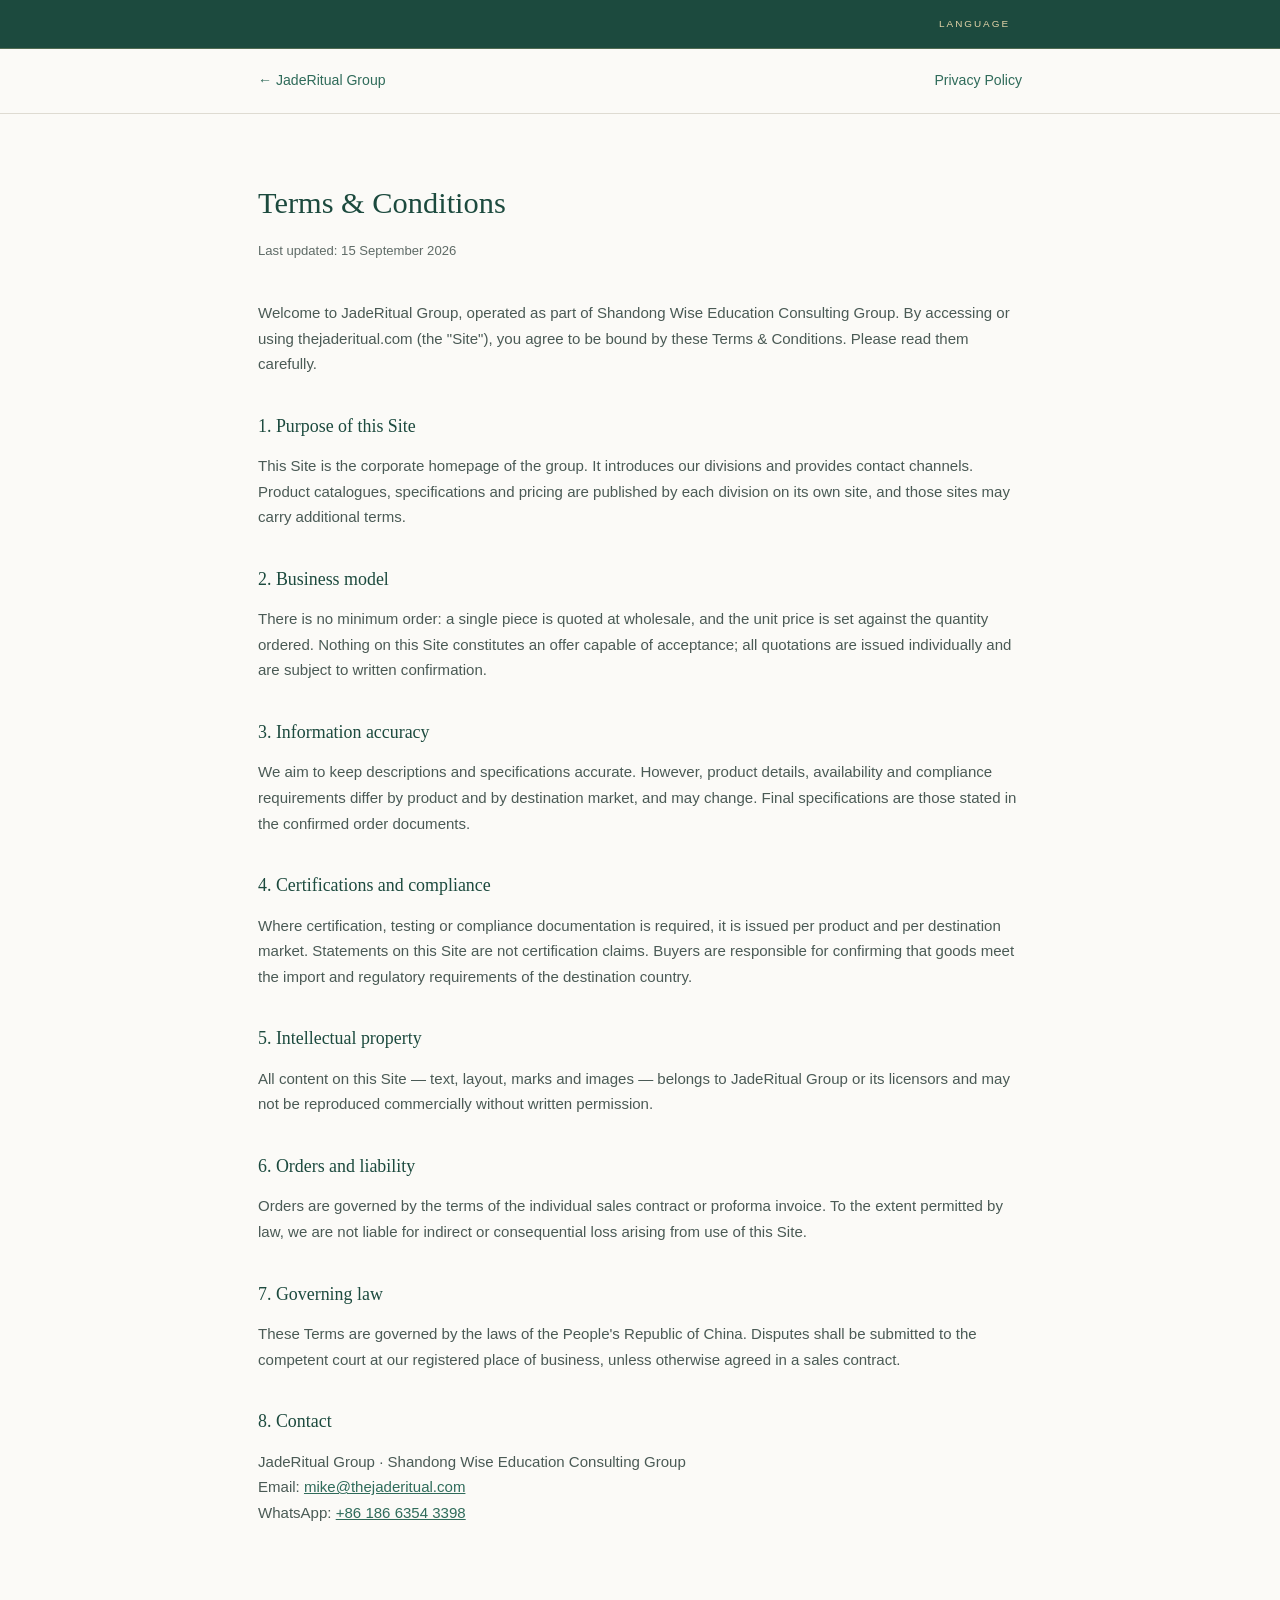
<file: terms.html>
<!DOCTYPE html>
<html lang="en">
<head>
<meta charset="UTF-8">
<meta name="viewport" content="width=device-width, initial-scale=1.0">
<title>Terms &amp; Conditions | JadeRitual Group</title>
    <link rel="icon" href="data:image/svg+xml,%3Csvg xmlns='http://www.w3.org/2000/svg' viewBox='0 0 32 32'%3E%3Crect width='32' height='32' rx='7' fill='%230B1A15'/%3E%3Cpath d='M16 7l6 9-6 9-6-9z' fill='none' stroke='%23E0C892' stroke-width='2'/%3E%3C/svg%3E">
<meta name="description" content="Terms and Conditions for the JadeRitual Group corporate website.">
<link rel="canonical" href="https://thejaderitual.com/terms">
<meta name="robots" content="index, follow">
<style>
:root{--jade-900:#1C4A3E;--jade-700:#2F6B5A;--paper:#FBFAF7;--ink:#1E2A26;--ink-2:#4A5A55;--ink-3:#5F6B67;--line:#DEDBD2}
*{box-sizing:border-box;margin:0;padding:0}
body{font-family:-apple-system,BlinkMacSystemFont,"Segoe UI",Roboto,"PingFang SC","Microsoft YaHei",sans-serif;color:var(--ink);background:var(--paper);line-height:1.7}
.wrap{max-width:820px;margin:0 auto;padding:64px 28px 96px}
header{border-bottom:1px solid var(--line)}
.hd{max-width:820px;margin:0 auto;padding:20px 28px;display:flex;justify-content:space-between;align-items:center}
.hd a{color:var(--jade-700);font-size:.88rem;text-decoration:none}
h1{font-family:Georgia,"Songti SC",serif;font-weight:500;font-size:1.9rem;color:var(--jade-900);margin-bottom:10px}
.updated{font-size:.82rem;color:var(--ink-3);margin-bottom:38px}
h2{font-family:Georgia,serif;font-weight:500;font-size:1.12rem;color:var(--jade-900);margin:34px 0 12px}
p,li{color:var(--ink-2);font-size:.94rem}
ul{margin:10px 0 10px 22px}
li{margin-bottom:7px}
a{color:var(--jade-700)}
/* language strip - the page has its own document theme, so this uses its tokens */
.util{background:var(--jade-900);border-bottom:1px solid rgba(217,196,138,.28)}
.util-in{max-width:820px;margin:0 auto;padding:9px 28px;display:flex;justify-content:flex-end;align-items:center;gap:12px}
.util-l{font-size:.62rem;letter-spacing:.2em;text-transform:uppercase;color:#E2D3A8}
@media(max-width:560px){.util-l{display:none}}
#google_translate_element{font-size:.75rem}
#google_translate_element .goog-te-gadget{color:#E2D3A8!important;font-size:.75rem!important;white-space:nowrap}
#google_translate_element select,#google_translate_element .goog-te-combo{background:#FBFAF7!important;color:#1E2A26!important;border:1px solid #C9C4B4!important;border-radius:0!important;padding:4px 6px!important;margin:0!important;font-size:.74rem!important;font-family:inherit!important;max-width:190px;height:26px!important;line-height:1!important}
.util{max-height:52px;overflow:hidden}
#google_translate_element{display:flex;align-items:center;height:30px;flex:0 0 auto;min-width:max-content;white-space:nowrap}
#google_translate_element .goog-te-gadget{display:flex;align-items:center;line-height:1;background:transparent!important;white-space:nowrap!important}
#google_translate_element .goog-te-gadget-icon{display:none!important}
#google_translate_element .goog-te-gadget-simple{background:transparent!important;border:0!important;padding:0!important;font-size:.74rem!important;white-space:nowrap!important}
#google_translate_element .goog-te-gadget-simple a,#google_translate_element .goog-te-gadget-simple span{color:#5F6B67!important;background:transparent!important;text-decoration:none!important}
#google_translate_element .goog-te-gadget-simple img{display:none!important}

body{top:0!important}
.skiptranslate iframe{display:none!important}
</style>
    <script async src="https://www.googletagmanager.com/gtag/js?id=G-M9YWY740XN"></script>
    <script>window.dataLayer=window.dataLayer||[];function gtag(){dataLayer.push(arguments);}gtag('js',new Date());gtag('config','G-M9YWY740XN',{linker:{domains:["thejaderitual.com", "www.thejaderitual.com", "jewelry.thejaderitual.com", "tea.thejaderitual.com", "ev.thejaderitual.com", "machinery.thejaderitual.com", "auto.thejaderitual.com"]},cookie_domain:'thejaderitual.com',cookie_flags:'SameSite=None;Secure'});</script>
</head>
<body>
<div class="util"><div class="util-in"><span class="util-l">Language</span><div id="google_translate_element"></div></div></div>
<header><div class="hd"><a href="/">← JadeRitual Group</a><a href="/privacy">Privacy Policy</a></div></header>
<div class="wrap">
  <h1>Terms &amp; Conditions</h1>
  <div class="updated">Last updated: 15 September 2026</div>

  <p>Welcome to JadeRitual Group, operated as part of Shandong Wise Education Consulting Group. By accessing or using thejaderitual.com (the "Site"), you agree to be bound by these Terms &amp; Conditions. Please read them carefully.</p>

  <h2>1. Purpose of this Site</h2>
  <p>This Site is the corporate homepage of the group. It introduces our divisions and provides contact channels. Product catalogues, specifications and pricing are published by each division on its own site, and those sites may carry additional terms.</p>

  <h2>2. Business model</h2>
  <p>There is no minimum order: a single piece is quoted at wholesale, and the unit price is set against the quantity ordered. Nothing on this Site constitutes an offer capable of acceptance; all quotations are issued individually and are subject to written confirmation.</p>

  <h2>3. Information accuracy</h2>
  <p>We aim to keep descriptions and specifications accurate. However, product details, availability and compliance requirements differ by product and by destination market, and may change. Final specifications are those stated in the confirmed order documents.</p>

  <h2>4. Certifications and compliance</h2>
  <p>Where certification, testing or compliance documentation is required, it is issued per product and per destination market. Statements on this Site are not certification claims. Buyers are responsible for confirming that goods meet the import and regulatory requirements of the destination country.</p>

  <h2>5. Intellectual property</h2>
  <p>All content on this Site — text, layout, marks and images — belongs to JadeRitual Group or its licensors and may not be reproduced commercially without written permission.</p>

  <h2>6. Orders and liability</h2>
  <p>Orders are governed by the terms of the individual sales contract or proforma invoice. To the extent permitted by law, we are not liable for indirect or consequential loss arising from use of this Site.</p>

  <h2>7. Governing law</h2>
  <p>These Terms are governed by the laws of the People's Republic of China. Disputes shall be submitted to the competent court at our registered place of business, unless otherwise agreed in a sales contract.</p>

  <h2>8. Contact</h2>
  <p>JadeRitual Group · Shandong Wise Education Consulting Group<br>
  Email: <a href="mailto:mike@thejaderitual.com">mike@thejaderitual.com</a><br>
  WhatsApp: <a href="https://wa.me/8618663543398">+86 186 6354 3398</a></p>
</div>
<script>
function googleTranslateElementInit(){
  new google.translate.TranslateElement({pageLanguage:'en',layout:google.translate.TranslateElement.InlineLayout.SIMPLE,autoDisplay:false},'google_translate_element');
}
</script>
<script src="https://translate.google.com/translate_a/element.js?cb=googleTranslateElementInit&hl=en" async></script>
</body>
</html>
</file>
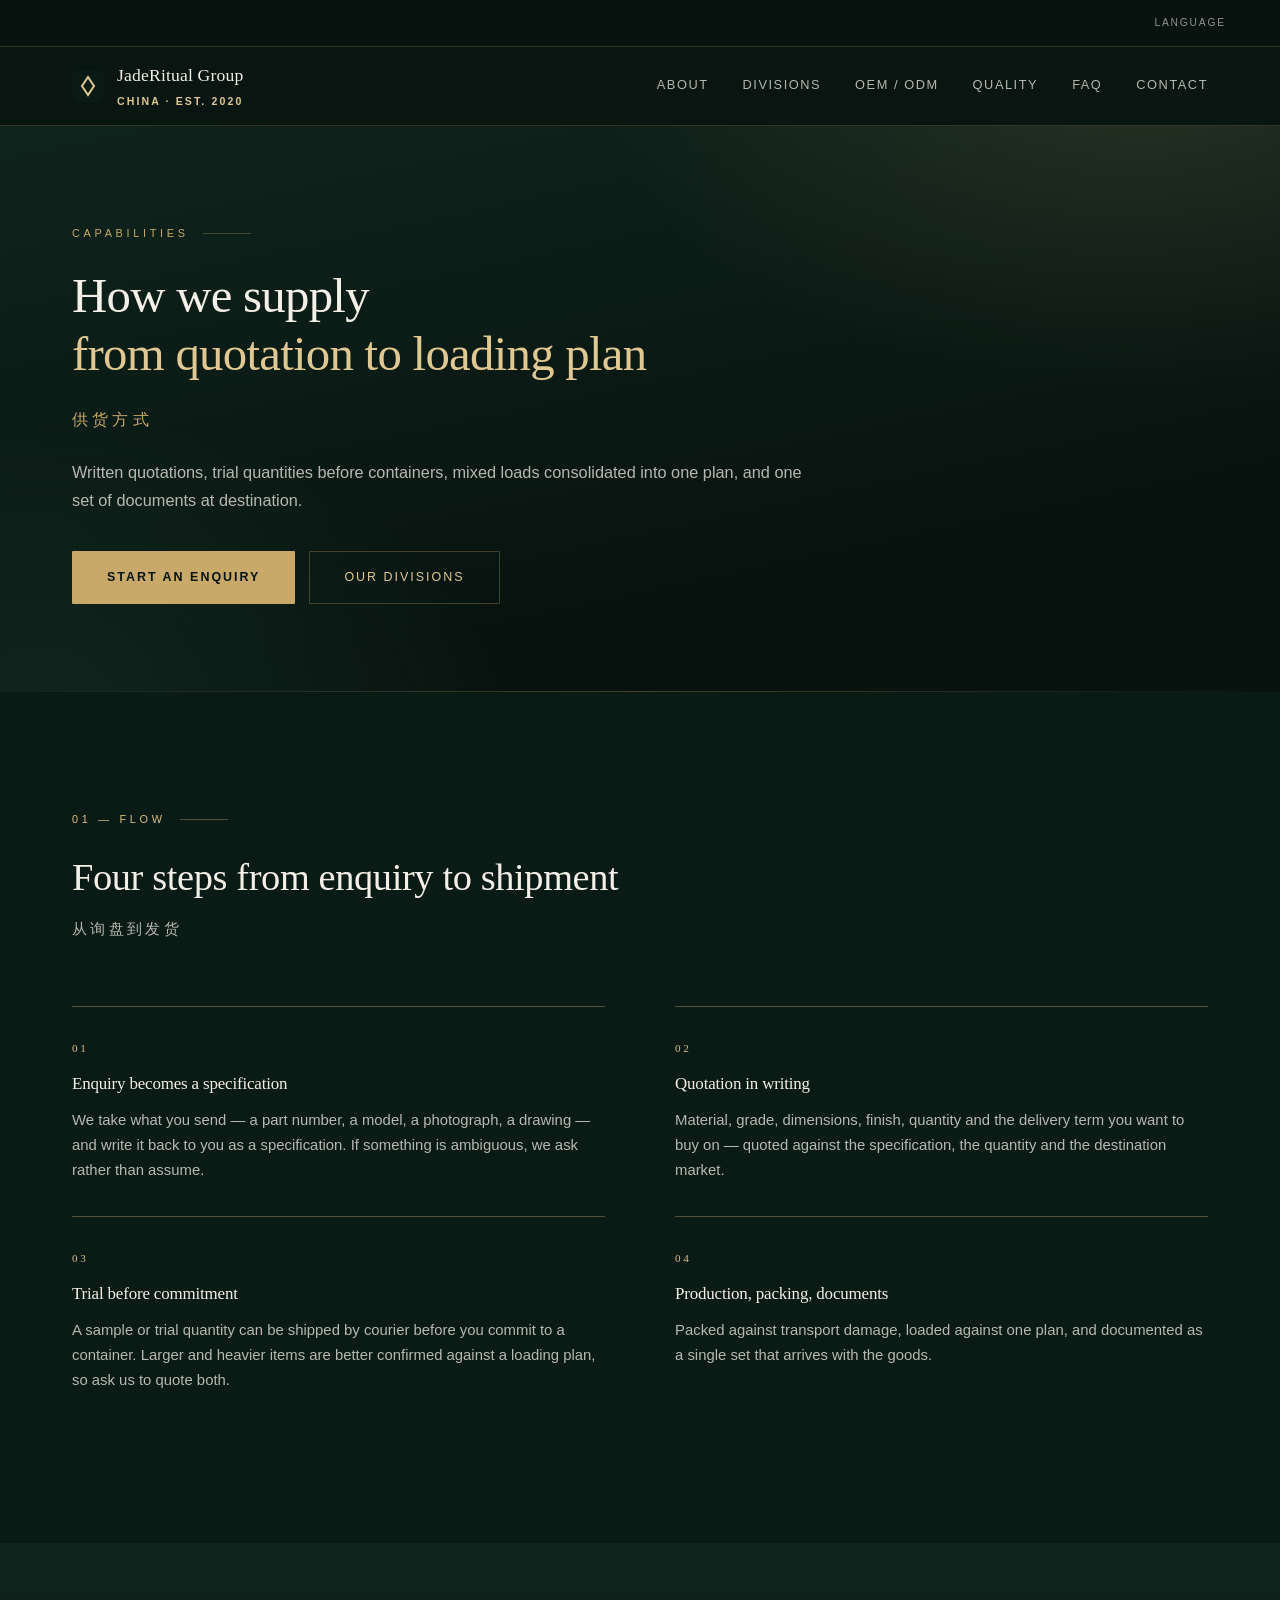
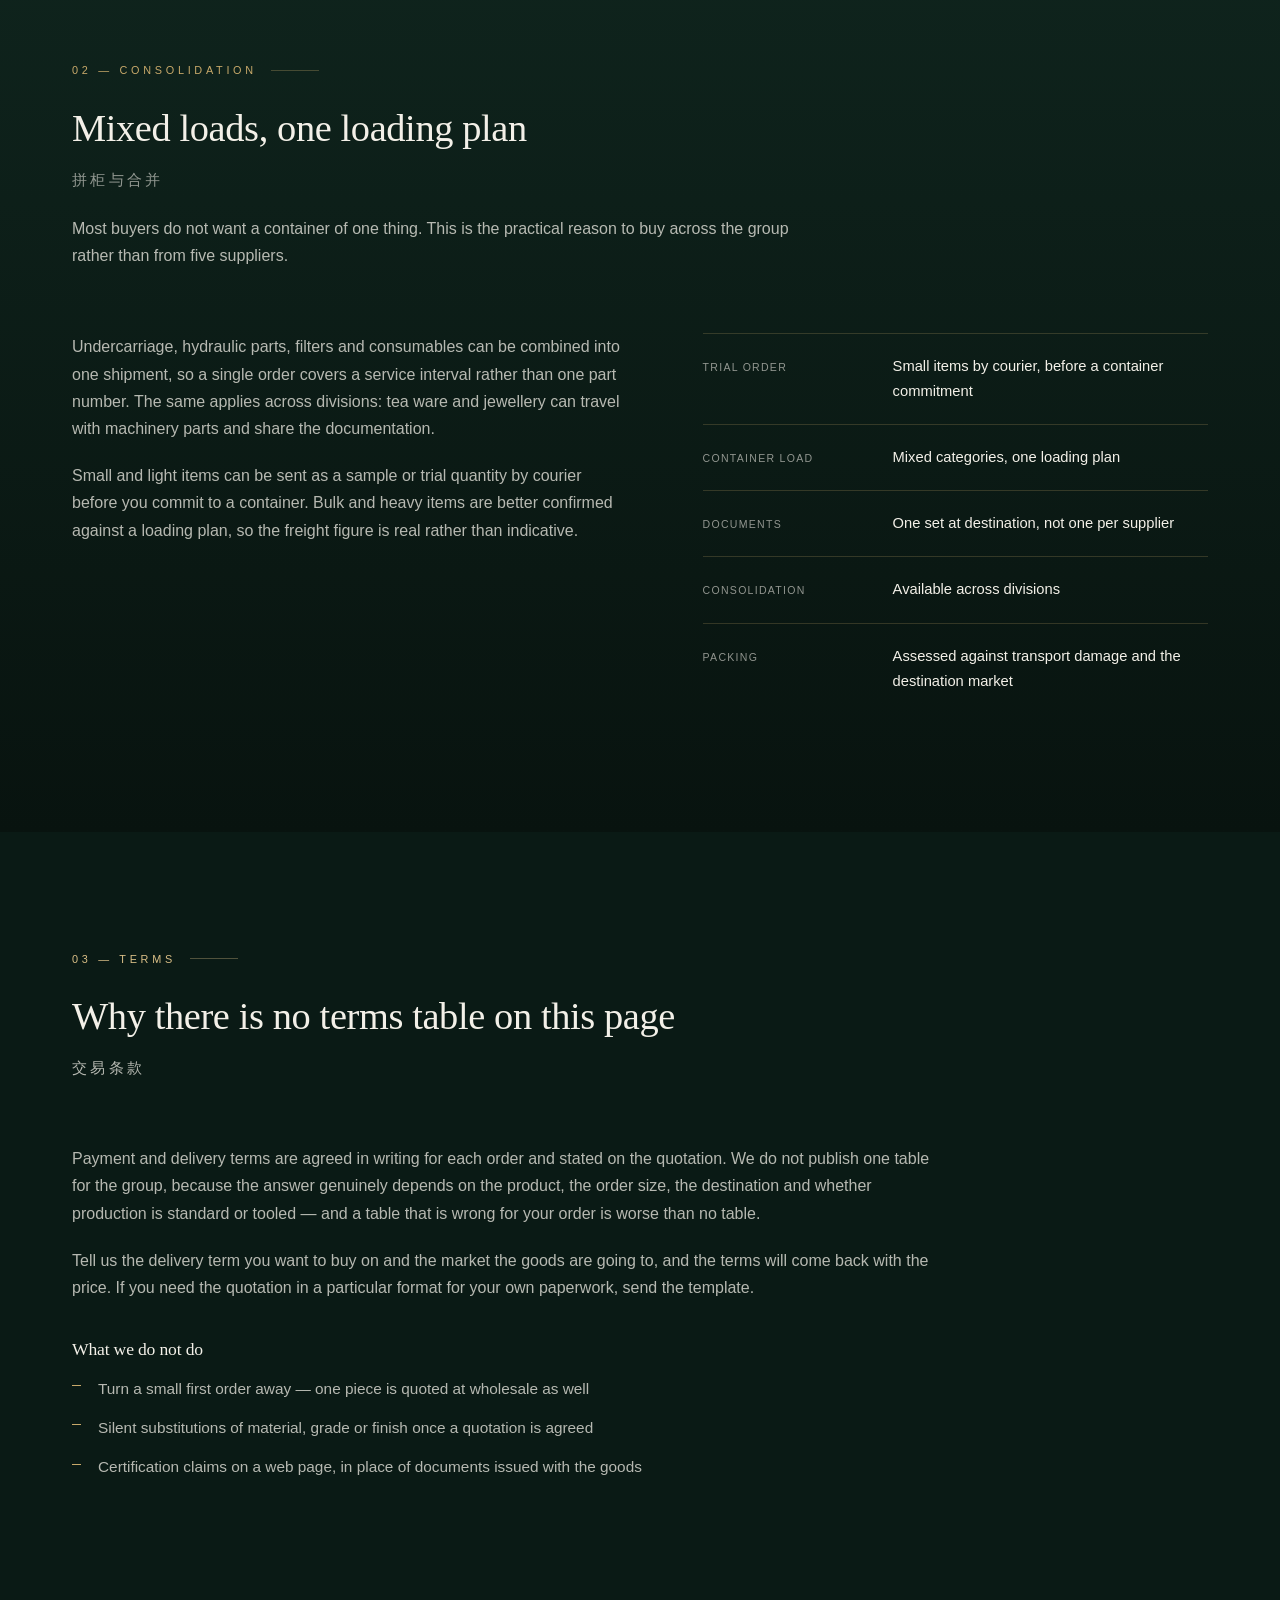
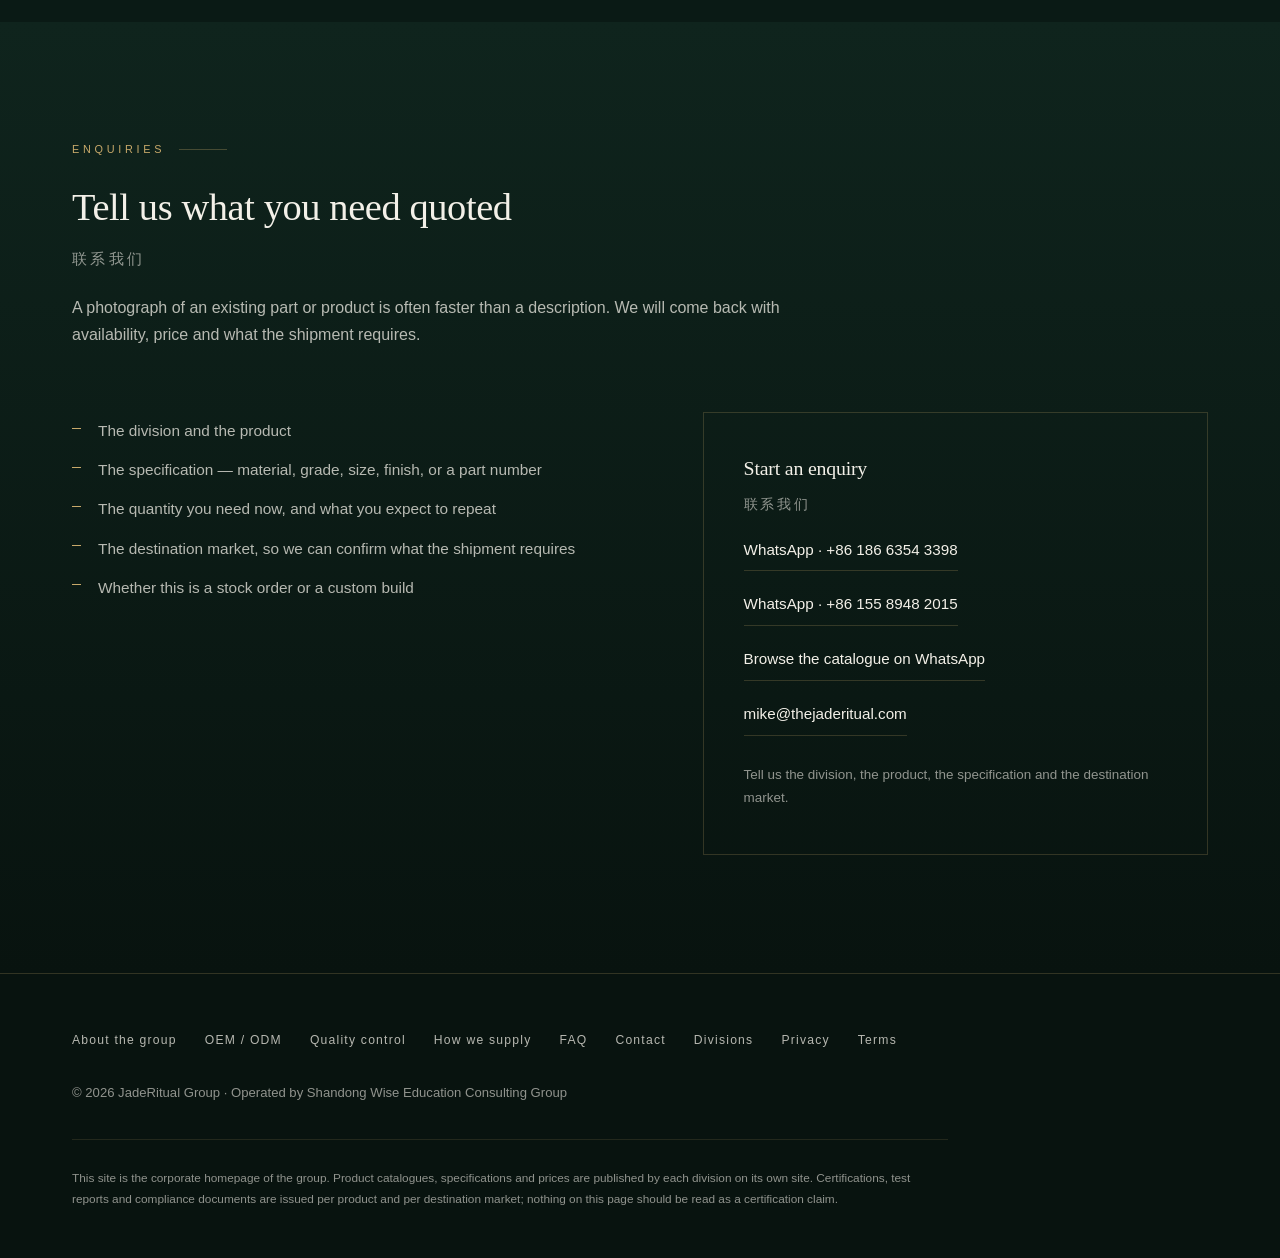
<file: capabilities/how-we-supply.html>
<!DOCTYPE html>
<html lang="en">
<head>
<meta charset="UTF-8">
<meta name="viewport" content="width=device-width, initial-scale=1.0">
<title>How We Supply | Quotation, Trial Orders & Consolidation</title>
<meta name="description" content="How quotation works, trial quantities before containers, mixed loads consolidated into one loading plan, and one set of documents at destination. Trade supply, sample orders and OEM / ODM.">
<link rel="canonical" href="https://thejaderitual.com/capabilities/how-we-supply">
<meta name="robots" content="index, follow">
<meta property="og:type" content="website">
<meta property="og:title" content="How We Supply | Quotation, Trial Orders & Consolidation">
<meta property="og:description" content="How quotation works, trial quantities before containers, mixed loads consolidated into one loading plan, and one set of documents at destination. Trade supply, sample orders and OEM / ODM.">
<meta property="og:url" content="https://thejaderitual.com/capabilities/how-we-supply">
<meta name="theme-color" content="#0B1A15">
<link rel="icon" href="data:image/svg+xml,%3Csvg xmlns='http://www.w3.org/2000/svg' viewBox='0 0 32 32'%3E%3Crect width='32' height='32' rx='7' fill='%230B1A15'/%3E%3Cpath d='M16 7l6 9-6 9-6-9z' fill='none' stroke='%23E0C892' stroke-width='2'/%3E%3C/svg%3E">
<link rel="stylesheet" href="/assets/site.css">
    <script async src="https://www.googletagmanager.com/gtag/js?id=G-M9YWY740XN"></script>
    <script>window.dataLayer=window.dataLayer||[];function gtag(){dataLayer.push(arguments);}gtag('js',new Date());gtag('config','G-M9YWY740XN',{linker:{domains:["thejaderitual.com", "www.thejaderitual.com", "jewelry.thejaderitual.com", "tea.thejaderitual.com", "ev.thejaderitual.com", "machinery.thejaderitual.com", "auto.thejaderitual.com"]},cookie_domain:'thejaderitual.com',cookie_flags:'SameSite=None;Secure'});</script>
</head>
<body>

<div class="util"><div class="wrap"><span class="util-l">Language</span><div id="google_translate_element"></div></div></div>
<header>
  <div class="wrap hd">
    <a class="brand" href="/">
            <svg class="mark" viewBox="0 0 32 32" aria-hidden="true"><rect width="32" height="32" rx="7" fill="#0B1A15"/><path d="M16 7l6 9-6 9-6-9z" fill="none" stroke="#E0C892" stroke-width="2"/></svg>
      <span>
        <span class="brand-t">JadeRitual Group</span>
        <span class="brand-s">China &middot; Est. 2020</span>
      </span>
    </a>
    <nav>
      <a href="/about">About</a>
      <a href="/#divisions">Divisions</a>
      <a href="/capabilities/oem-odm">OEM / ODM</a>
      <a href="/capabilities/quality-control">Quality</a>
      <a href="/faq">FAQ</a>
      <a href="/contact">Contact</a>
    </nav>
  </div>
</header>

<section class="page-hero">
  <div class="wrap">
    <div class="label">Capabilities</div>
    <h1>How we supply<em>from quotation to loading plan</em></h1>
    <div class="zh">供货方式</div>
    <p class="lead">Written quotations, trial quantities before containers, mixed loads consolidated into one plan, and one set of documents at destination.</p>
    <div class="ph-cta">
      <a class="btn btn-solid" href="/contact">Start an enquiry</a>
      <a class="btn btn-ghost" href="/#divisions">Our divisions</a>
    </div>
  </div>
</section>

<section class="sec-paper2">
  <div class="wrap">
    <div class="sec-head">
      <div class="label label--ink">01 &mdash; Flow</div>
      <h2>Four steps from enquiry to shipment</h2>
      <span class="zh">从询盘到发货</span>
    </div>
    <div class="q-grid" style="gap:0 70px">
      <div class="q-item" style="border-top-color:var(--gold-ink-dim)">
        <span class="num" style="color:var(--gold-ink)">01</span>
        <h3 style="color:var(--inv)">Enquiry becomes a specification</h3>
        <p style="color:var(--txt-2)">We take what you send &mdash; a part number, a model, a photograph, a drawing &mdash; and write it back to you as a specification. If something is ambiguous, we ask rather than assume.</p>
      </div>
      <div class="q-item" style="border-top-color:var(--gold-ink-dim)">
        <span class="num" style="color:var(--gold-ink)">02</span>
        <h3 style="color:var(--inv)">Quotation in writing</h3>
        <p style="color:var(--txt-2)">Material, grade, dimensions, finish, quantity and the delivery term you want to buy on &mdash; quoted against the specification, the quantity and the destination market.</p>
      </div>
      <div class="q-item" style="border-top-color:var(--gold-ink-dim)">
        <span class="num" style="color:var(--gold-ink)">03</span>
        <h3 style="color:var(--inv)">Trial before commitment</h3>
        <p style="color:var(--txt-2)">A sample or trial quantity can be shipped by courier before you commit to a container. Larger and heavier items are better confirmed against a loading plan, so ask us to quote both.</p>
      </div>
      <div class="q-item" style="border-top-color:var(--gold-ink-dim)">
        <span class="num" style="color:var(--gold-ink)">04</span>
        <h3 style="color:var(--inv)">Production, packing, documents</h3>
        <p style="color:var(--txt-2)">Packed against transport damage, loaded against one plan, and documented as a single set that arrives with the goods.</p>
      </div>
    </div>
  </div>
</section>

<section class="sec-dark">
  <div class="wrap">
    <div class="sec-head">
      <div class="label">02 &mdash; Consolidation</div>
      <h2>Mixed loads, one loading plan</h2>
      <span class="zh">拼柜与合并</span>
      <p>
        Most buyers do not want a container of one thing. This is the practical reason to buy
        across the group rather than from five suppliers.
      </p>
    </div>
    <div class="info-grid">
      <div class="prose prose--inv">
        <p>
          Undercarriage, hydraulic parts, filters and consumables can be combined into one shipment,
          so a single order covers a service interval rather than one part number. The same applies
          across divisions: tea ware and jewellery can travel with machinery parts and share the
          documentation.
        </p>
        <p>
          Small and light items can be sent as a sample or trial quantity by courier before you
          commit to a container. Bulk and heavy items are better confirmed against a loading plan,
          so the freight figure is real rather than indicative.
        </p>
      </div>
      <div>
        <dl>
          <div class="fact"><dt>Trial order</dt><dd>Small items by courier, before a container commitment</dd></div>
          <div class="fact"><dt>Container load</dt><dd>Mixed categories, one loading plan</dd></div>
          <div class="fact"><dt>Documents</dt><dd>One set at destination, not one per supplier</dd></div>
          <div class="fact"><dt>Consolidation</dt><dd>Available across divisions</dd></div>
          <div class="fact"><dt>Packing</dt><dd>Assessed against transport damage and the destination market</dd></div>
        </dl>
      </div>
    </div>
  </div>
</section>

<section class="sec-paper2">
  <div class="wrap">
    <div class="sec-head">
      <div class="label label--ink">03 &mdash; Terms</div>
      <h2>Why there is no terms table on this page</h2>
      <span class="zh">交易条款</span>
    </div>
    <div class="prose">
      <p>
        Payment and delivery terms are agreed in writing for each order and stated on the
        quotation. We do not publish one table for the group, because the answer genuinely depends
        on the product, the order size, the destination and whether production is standard or
        tooled &mdash; and a table that is wrong for your order is worse than no table.
      </p>
      <p>
        Tell us the delivery term you want to buy on and the market the goods are going to, and the
        terms will come back with the price. If you need the quotation in a particular format for
        your own paperwork, send the template.
      </p>
      <h3>What we do not do</h3>
      <ul class="list-check">
        <li>Turn a small first order away &mdash; one piece is quoted at wholesale as well</li>
        <li>Silent substitutions of material, grade or finish once a quotation is agreed</li>
        <li>Certification claims on a web page, in place of documents issued with the goods</li>
      </ul>
    </div>
  </div>
</section>
<section class="sec-dark">
  <div class="wrap">
    <div class="sec-head">
      <div class="label">Enquiries</div>
      <h2>Tell us what you need quoted</h2>
      <span class="zh">联系我们</span>
      <p>A photograph of an existing part or product is often faster than a description. We will come back with availability, price and what the shipment requires.</p>
    </div>
    <div class="info-grid">
      <div>
        <ul class="list-check list-check--inv">
          <li>The division and the product</li>
          <li>The specification &mdash; material, grade, size, finish, or a part number</li>
          <li>The quantity you need now, and what you expect to repeat</li>
          <li>The destination market, so we can confirm what the shipment requires</li>
          <li>Whether this is a stock order or a custom build</li>
        </ul>
      </div>
      <div class="contact-box">
        <h3>Start an enquiry</h3>
        <span class="zh">联系我们</span>
        <a href="https://wa.me/8618663543398">WhatsApp &middot; +86 186 6354 3398</a>
        <a href="https://wa.me/8615589482015">WhatsApp &middot; +86 155 8948 2015</a>
        <a href="https://wa.me/c/8615589482015">Browse the catalogue on WhatsApp</a>
        <a href="mailto:mike@thejaderitual.com">mike@thejaderitual.com</a>
        <p class="fine">Tell us the division, the product, the specification and the destination market.</p>
      </div>
    </div>
  </div>
</section>

<footer>
  <div class="wrap">
    <div class="ft-links">
      <a href="/about">About the group</a>
      <a href="/capabilities/oem-odm">OEM / ODM</a>
      <a href="/capabilities/quality-control">Quality control</a>
      <a href="/capabilities/how-we-supply">How we supply</a>
      <a href="/faq">FAQ</a>
      <a href="/contact">Contact</a>
      <a href="/#divisions">Divisions</a>
      <a href="/privacy">Privacy</a>
      <a href="/terms">Terms</a>
    </div>
    <div class="ft">
      <div>&copy; 2026 JadeRitual Group &middot; Operated by Shandong Wise Education Consulting Group</div>
    </div>
    <div class="disc">
      This site is the corporate homepage of the group. Product catalogues, specifications and
      prices are published by each division on its own site. Certifications, test reports and
      compliance documents are issued per product and per destination market; nothing on this
      page should be read as a certification claim.
    </div>
  </div>
</footer>

<script>
function googleTranslateElementInit(){
  new google.translate.TranslateElement({pageLanguage:'en',layout:google.translate.TranslateElement.InlineLayout.SIMPLE,autoDisplay:false},'google_translate_element');
}
</script>
<script src="https://translate.google.com/translate_a/element.js?cb=googleTranslateElementInit&hl=en" async></script>
</body>
</html>
</file>
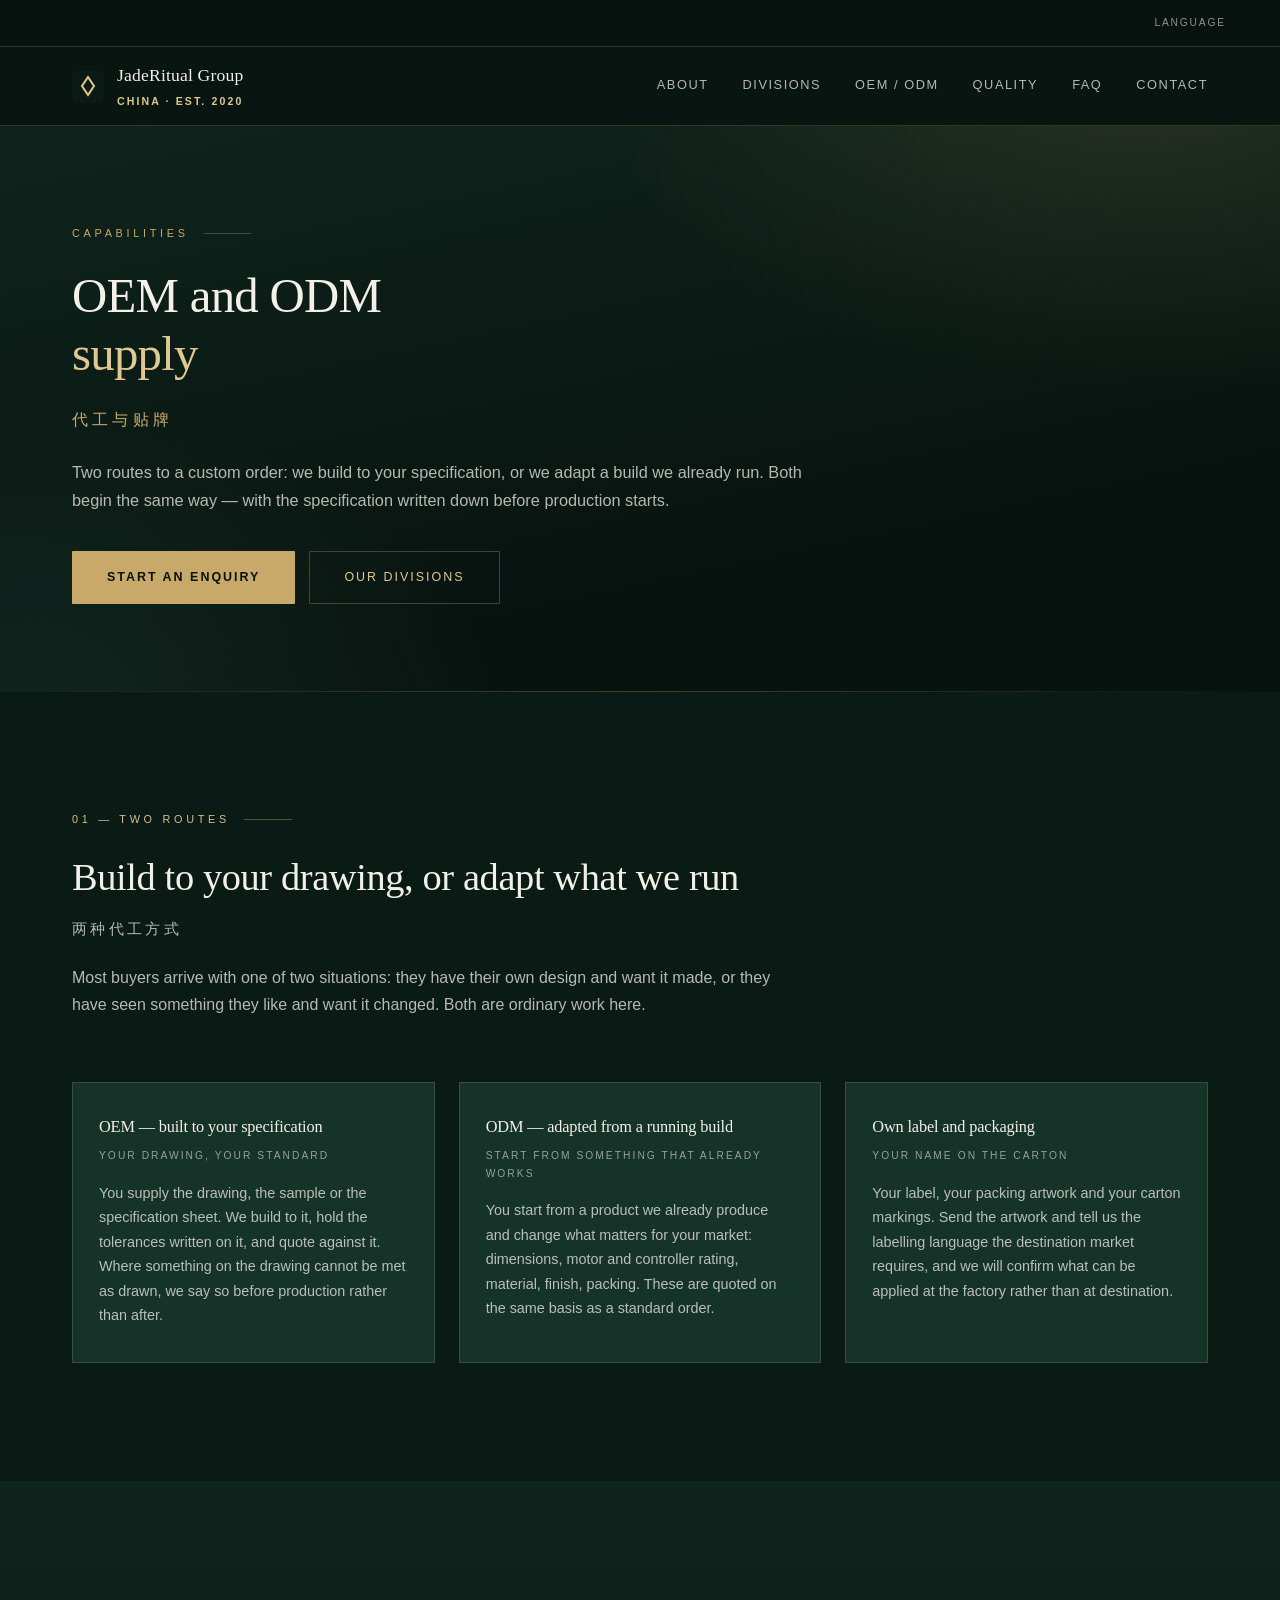
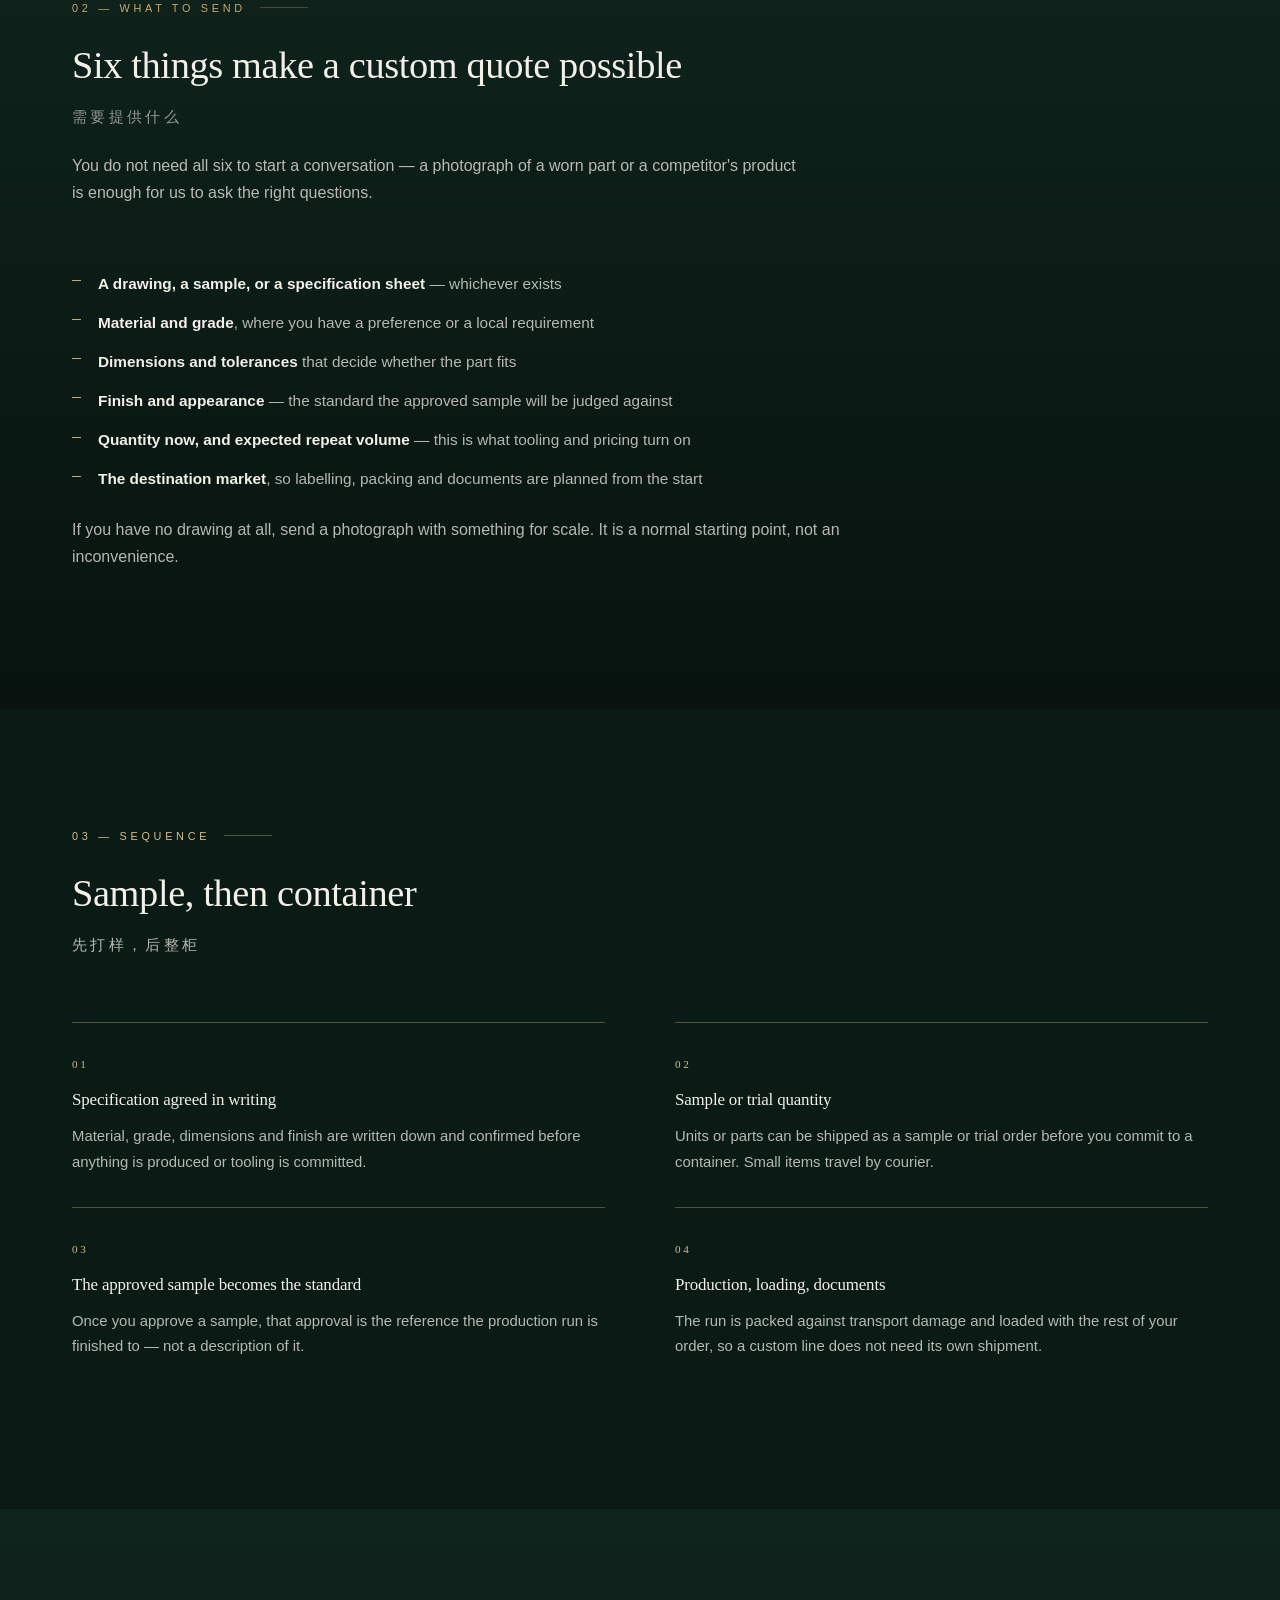
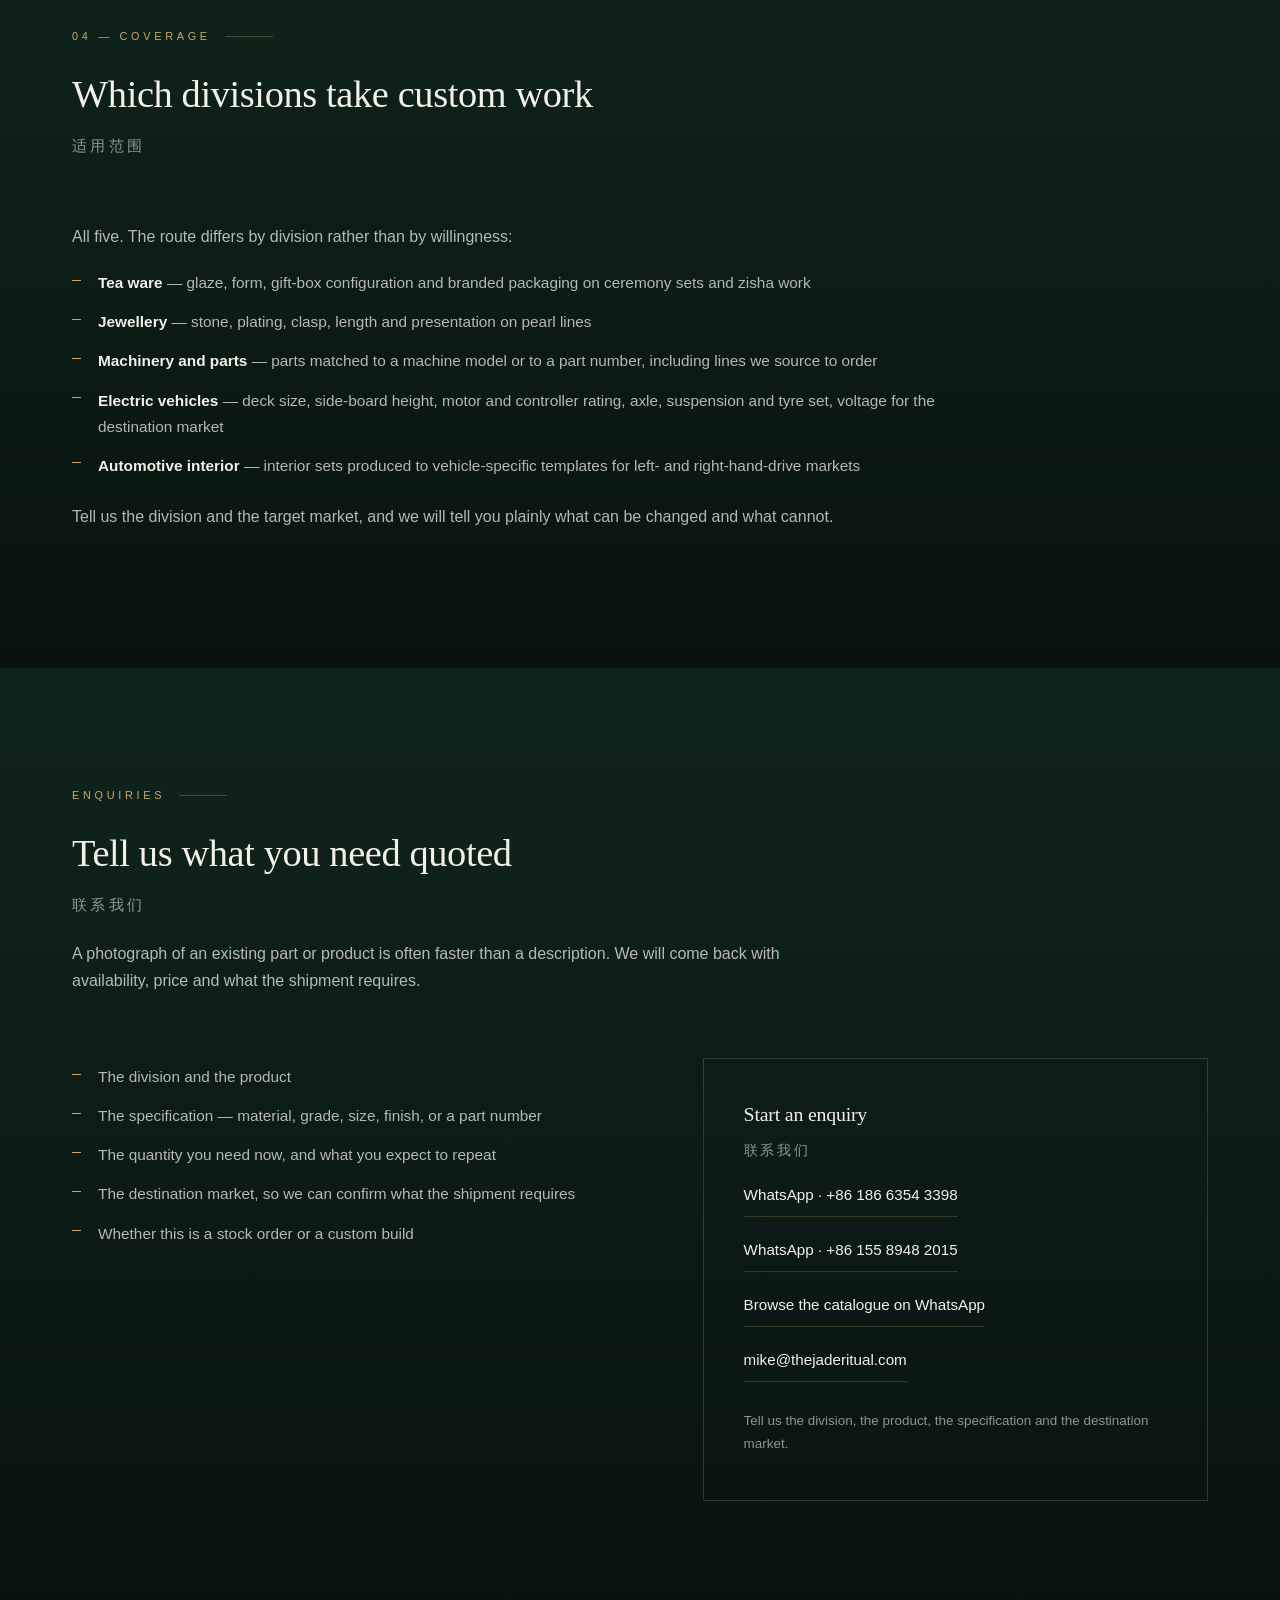
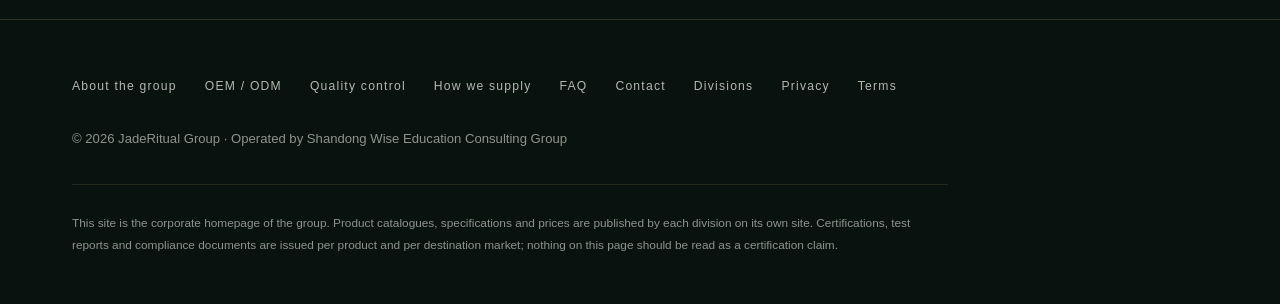
<file: capabilities/oem-odm.html>
<!DOCTYPE html>
<html lang="en">
<head>
<meta charset="UTF-8">
<meta name="viewport" content="width=device-width, initial-scale=1.0">
<title>OEM & ODM Supply from China | Private Label | JadeRitual Group</title>
<meta name="description" content="OEM and ODM supply across tea ware, jewellery, machinery parts, electric vehicles and automotive interior. Build to your drawing, or adapt a build we already run.">
<link rel="canonical" href="https://thejaderitual.com/capabilities/oem-odm">
<meta name="robots" content="index, follow">
<meta property="og:type" content="website">
<meta property="og:title" content="OEM & ODM Supply from China | Private Label | JadeRitual Group">
<meta property="og:description" content="OEM and ODM supply across tea ware, jewellery, machinery parts, electric vehicles and automotive interior. Build to your drawing, or adapt a build we already run.">
<meta property="og:url" content="https://thejaderitual.com/capabilities/oem-odm">
<meta name="theme-color" content="#0B1A15">
<link rel="icon" href="data:image/svg+xml,%3Csvg xmlns='http://www.w3.org/2000/svg' viewBox='0 0 32 32'%3E%3Crect width='32' height='32' rx='7' fill='%230B1A15'/%3E%3Cpath d='M16 7l6 9-6 9-6-9z' fill='none' stroke='%23E0C892' stroke-width='2'/%3E%3C/svg%3E">
<link rel="stylesheet" href="/assets/site.css">
    <script async src="https://www.googletagmanager.com/gtag/js?id=G-M9YWY740XN"></script>
    <script>window.dataLayer=window.dataLayer||[];function gtag(){dataLayer.push(arguments);}gtag('js',new Date());gtag('config','G-M9YWY740XN',{linker:{domains:["thejaderitual.com", "www.thejaderitual.com", "jewelry.thejaderitual.com", "tea.thejaderitual.com", "ev.thejaderitual.com", "machinery.thejaderitual.com", "auto.thejaderitual.com"]},cookie_domain:'thejaderitual.com',cookie_flags:'SameSite=None;Secure'});</script>
</head>
<body>

<div class="util"><div class="wrap"><span class="util-l">Language</span><div id="google_translate_element"></div></div></div>
<header>
  <div class="wrap hd">
    <a class="brand" href="/">
            <svg class="mark" viewBox="0 0 32 32" aria-hidden="true"><rect width="32" height="32" rx="7" fill="#0B1A15"/><path d="M16 7l6 9-6 9-6-9z" fill="none" stroke="#E0C892" stroke-width="2"/></svg>
      <span>
        <span class="brand-t">JadeRitual Group</span>
        <span class="brand-s">China &middot; Est. 2020</span>
      </span>
    </a>
    <nav>
      <a href="/about">About</a>
      <a href="/#divisions">Divisions</a>
      <a href="/capabilities/oem-odm">OEM / ODM</a>
      <a href="/capabilities/quality-control">Quality</a>
      <a href="/faq">FAQ</a>
      <a href="/contact">Contact</a>
    </nav>
  </div>
</header>

<section class="page-hero">
  <div class="wrap">
    <div class="label">Capabilities</div>
    <h1>OEM and ODM<em>supply</em></h1>
    <div class="zh">代工与贴牌</div>
    <p class="lead">Two routes to a custom order: we build to your specification, or we adapt a build we already run. Both begin the same way &mdash; with the specification written down before production starts.</p>
    <div class="ph-cta">
      <a class="btn btn-solid" href="/contact">Start an enquiry</a>
      <a class="btn btn-ghost" href="/#divisions">Our divisions</a>
    </div>
  </div>
</section>

<section class="sec-paper2">
  <div class="wrap">
    <div class="sec-head">
      <div class="label label--ink">01 &mdash; Two routes</div>
      <h2>Build to your drawing, or adapt what we run</h2>
      <span class="zh">两种代工方式</span>
      <p>
        Most buyers arrive with one of two situations: they have their own design and want it made,
        or they have seen something they like and want it changed. Both are ordinary work here.
      </p>
    </div>
    <div class="cap-grid">
      <div class="cap-card">
        <h3>OEM &mdash; built to your specification</h3>
        <div class="sub">Your drawing, your standard</div>
        <p>
          You supply the drawing, the sample or the specification sheet. We build to it, hold the
          tolerances written on it, and quote against it. Where something on the drawing cannot be
          met as drawn, we say so before production rather than after.
        </p>
      </div>
      <div class="cap-card">
        <h3>ODM &mdash; adapted from a running build</h3>
        <div class="sub">Start from something that already works</div>
        <p>
          You start from a product we already produce and change what matters for your market:
          dimensions, motor and controller rating, material, finish, packing. These are quoted on
          the same basis as a standard order.
        </p>
      </div>
      <div class="cap-card">
        <h3>Own label and packaging</h3>
        <div class="sub">Your name on the carton</div>
        <p>
          Your label, your packing artwork and your carton markings. Send the artwork and tell us
          the labelling language the destination market requires, and we will confirm what can be
          applied at the factory rather than at destination.
        </p>
      </div>
    </div>
  </div>
</section>

<section class="sec-dark">
  <div class="wrap">
    <div class="sec-head">
      <div class="label">02 &mdash; What to send</div>
      <h2>Six things make a custom quote possible</h2>
      <span class="zh">需要提供什么</span>
      <p>
        You do not need all six to start a conversation &mdash; a photograph of a worn part or a
        competitor's product is enough for us to ask the right questions.
      </p>
    </div>
    <div class="prose prose--inv">
      <ul class="list-check list-check--inv">
        <li><strong>A drawing, a sample, or a specification sheet</strong> &mdash; whichever exists</li>
        <li><strong>Material and grade</strong>, where you have a preference or a local requirement</li>
        <li><strong>Dimensions and tolerances</strong> that decide whether the part fits</li>
        <li><strong>Finish and appearance</strong> &mdash; the standard the approved sample will be judged against</li>
        <li><strong>Quantity now, and expected repeat volume</strong> &mdash; this is what tooling and pricing turn on</li>
        <li><strong>The destination market</strong>, so labelling, packing and documents are planned from the start</li>
      </ul>
      <p>
        If you have no drawing at all, send a photograph with something for scale. It is a normal
        starting point, not an inconvenience.
      </p>
    </div>
  </div>
</section>

<section class="sec-paper2">
  <div class="wrap">
    <div class="sec-head">
      <div class="label label--ink">03 &mdash; Sequence</div>
      <h2>Sample, then container</h2>
      <span class="zh">先打样，后整柜</span>
    </div>
    <div class="q-grid">
      <div class="q-item" style="border-top-color:var(--gold-ink-dim)">
        <span class="num" style="color:var(--gold-ink)">01</span>
        <h3 style="color:var(--inv)">Specification agreed in writing</h3>
        <p style="color:var(--txt-2)">Material, grade, dimensions and finish are written down and confirmed before anything is produced or tooling is committed.</p>
      </div>
      <div class="q-item" style="border-top-color:var(--gold-ink-dim)">
        <span class="num" style="color:var(--gold-ink)">02</span>
        <h3 style="color:var(--inv)">Sample or trial quantity</h3>
        <p style="color:var(--txt-2)">Units or parts can be shipped as a sample or trial order before you commit to a container. Small items travel by courier.</p>
      </div>
      <div class="q-item" style="border-top-color:var(--gold-ink-dim)">
        <span class="num" style="color:var(--gold-ink)">03</span>
        <h3 style="color:var(--inv)">The approved sample becomes the standard</h3>
        <p style="color:var(--txt-2)">Once you approve a sample, that approval is the reference the production run is finished to &mdash; not a description of it.</p>
      </div>
      <div class="q-item" style="border-top-color:var(--gold-ink-dim)">
        <span class="num" style="color:var(--gold-ink)">04</span>
        <h3 style="color:var(--inv)">Production, loading, documents</h3>
        <p style="color:var(--txt-2)">The run is packed against transport damage and loaded with the rest of your order, so a custom line does not need its own shipment.</p>
      </div>
    </div>
  </div>
</section>

<section class="sec-dark">
  <div class="wrap">
    <div class="sec-head">
      <div class="label">04 &mdash; Coverage</div>
      <h2>Which divisions take custom work</h2>
      <span class="zh">适用范围</span>
    </div>
    <div class="prose prose--inv">
      <p>All five. The route differs by division rather than by willingness:</p>
      <ul class="list-check list-check--inv">
        <li><strong>Tea ware</strong> &mdash; glaze, form, gift-box configuration and branded packaging on ceremony sets and zisha work</li>
        <li><strong>Jewellery</strong> &mdash; stone, plating, clasp, length and presentation on pearl lines</li>
        <li><strong>Machinery and parts</strong> &mdash; parts matched to a machine model or to a part number, including lines we source to order</li>
        <li><strong>Electric vehicles</strong> &mdash; deck size, side-board height, motor and controller rating, axle, suspension and tyre set, voltage for the destination market</li>
        <li><strong>Automotive interior</strong> &mdash; interior sets produced to vehicle-specific templates for left- and right-hand-drive markets</li>
      </ul>
      <p>
        Tell us the division and the target market, and we will tell you plainly what can be
        changed and what cannot.
      </p>
    </div>
  </div>
</section>
<section class="sec-dark">
  <div class="wrap">
    <div class="sec-head">
      <div class="label">Enquiries</div>
      <h2>Tell us what you need quoted</h2>
      <span class="zh">联系我们</span>
      <p>A photograph of an existing part or product is often faster than a description. We will come back with availability, price and what the shipment requires.</p>
    </div>
    <div class="info-grid">
      <div>
        <ul class="list-check list-check--inv">
          <li>The division and the product</li>
          <li>The specification &mdash; material, grade, size, finish, or a part number</li>
          <li>The quantity you need now, and what you expect to repeat</li>
          <li>The destination market, so we can confirm what the shipment requires</li>
          <li>Whether this is a stock order or a custom build</li>
        </ul>
      </div>
      <div class="contact-box">
        <h3>Start an enquiry</h3>
        <span class="zh">联系我们</span>
        <a href="https://wa.me/8618663543398">WhatsApp &middot; +86 186 6354 3398</a>
        <a href="https://wa.me/8615589482015">WhatsApp &middot; +86 155 8948 2015</a>
        <a href="https://wa.me/c/8615589482015">Browse the catalogue on WhatsApp</a>
        <a href="mailto:mike@thejaderitual.com">mike@thejaderitual.com</a>
        <p class="fine">Tell us the division, the product, the specification and the destination market.</p>
      </div>
    </div>
  </div>
</section>

<footer>
  <div class="wrap">
    <div class="ft-links">
      <a href="/about">About the group</a>
      <a href="/capabilities/oem-odm">OEM / ODM</a>
      <a href="/capabilities/quality-control">Quality control</a>
      <a href="/capabilities/how-we-supply">How we supply</a>
      <a href="/faq">FAQ</a>
      <a href="/contact">Contact</a>
      <a href="/#divisions">Divisions</a>
      <a href="/privacy">Privacy</a>
      <a href="/terms">Terms</a>
    </div>
    <div class="ft">
      <div>&copy; 2026 JadeRitual Group &middot; Operated by Shandong Wise Education Consulting Group</div>
    </div>
    <div class="disc">
      This site is the corporate homepage of the group. Product catalogues, specifications and
      prices are published by each division on its own site. Certifications, test reports and
      compliance documents are issued per product and per destination market; nothing on this
      page should be read as a certification claim.
    </div>
  </div>
</footer>

<script>
function googleTranslateElementInit(){
  new google.translate.TranslateElement({pageLanguage:'en',layout:google.translate.TranslateElement.InlineLayout.SIMPLE,autoDisplay:false},'google_translate_element');
}
</script>
<script src="https://translate.google.com/translate_a/element.js?cb=googleTranslateElementInit&hl=en" async></script>
</body>
</html>
</file>
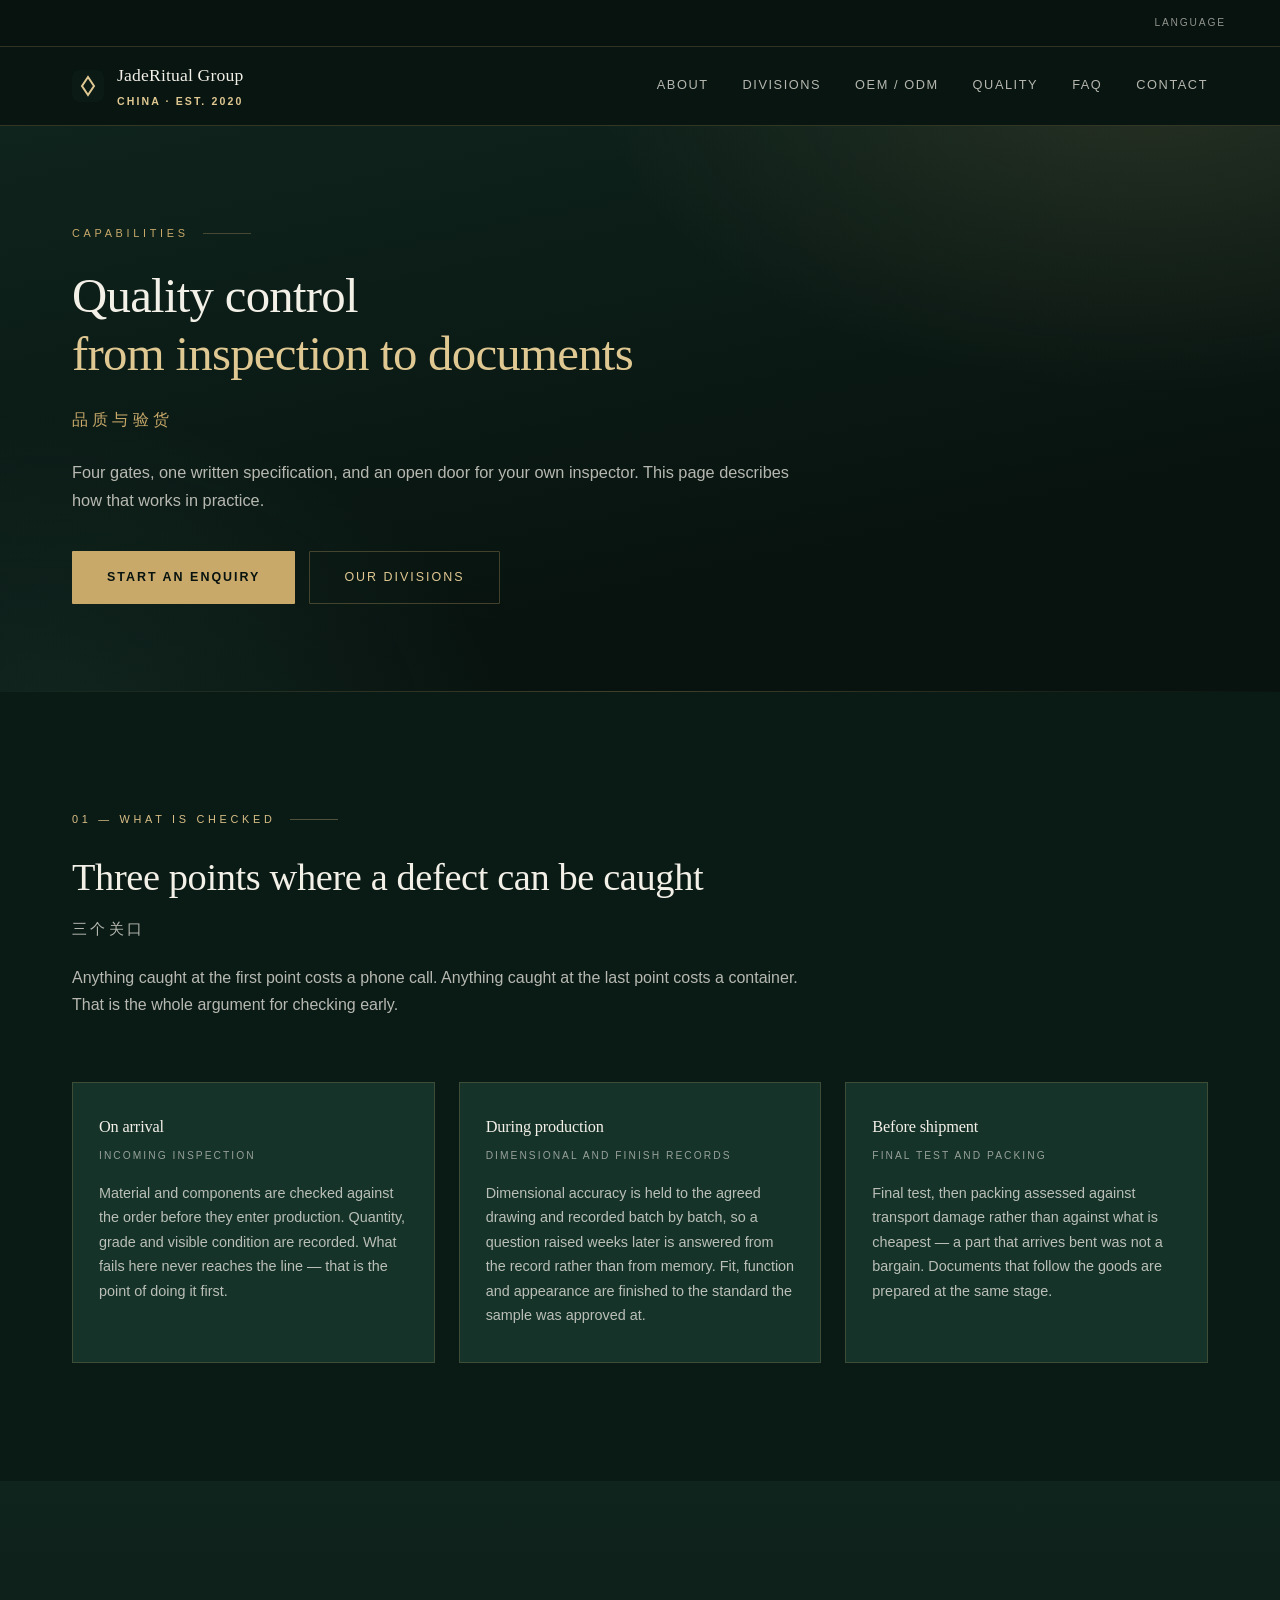
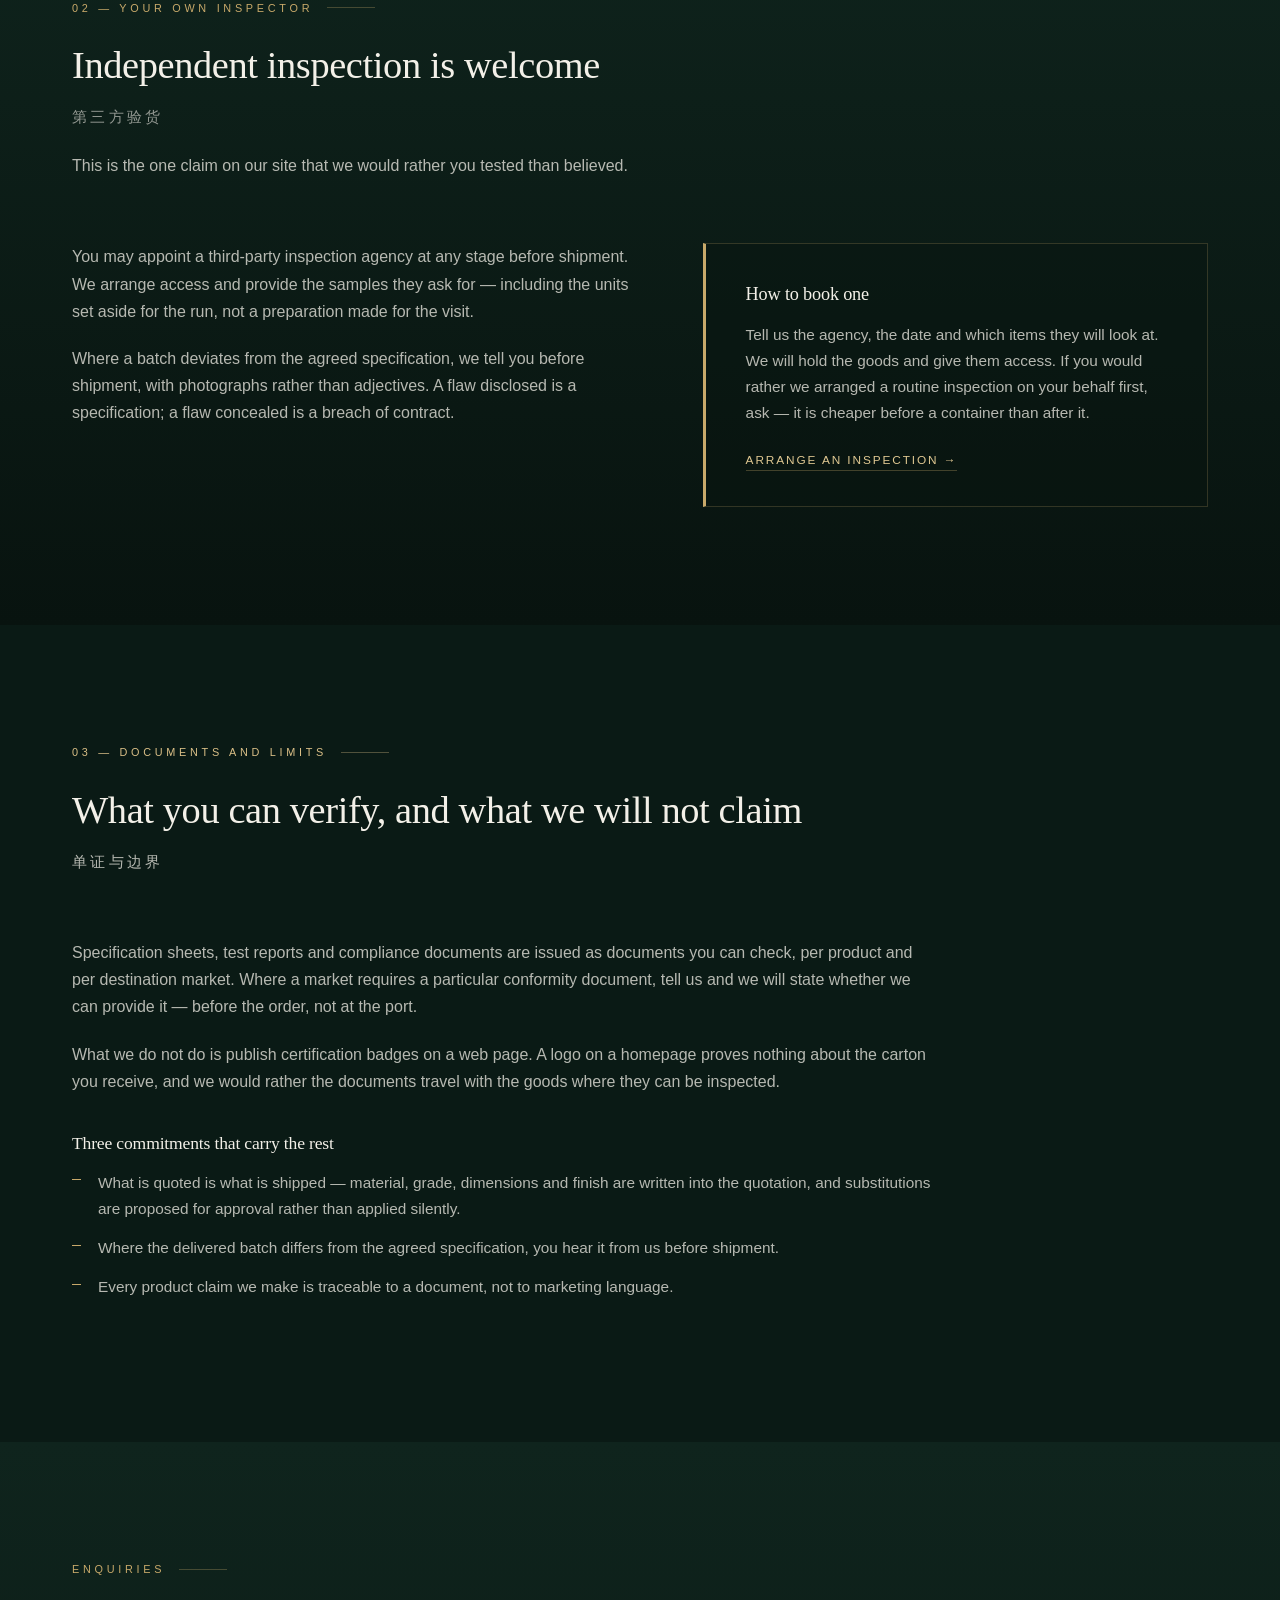
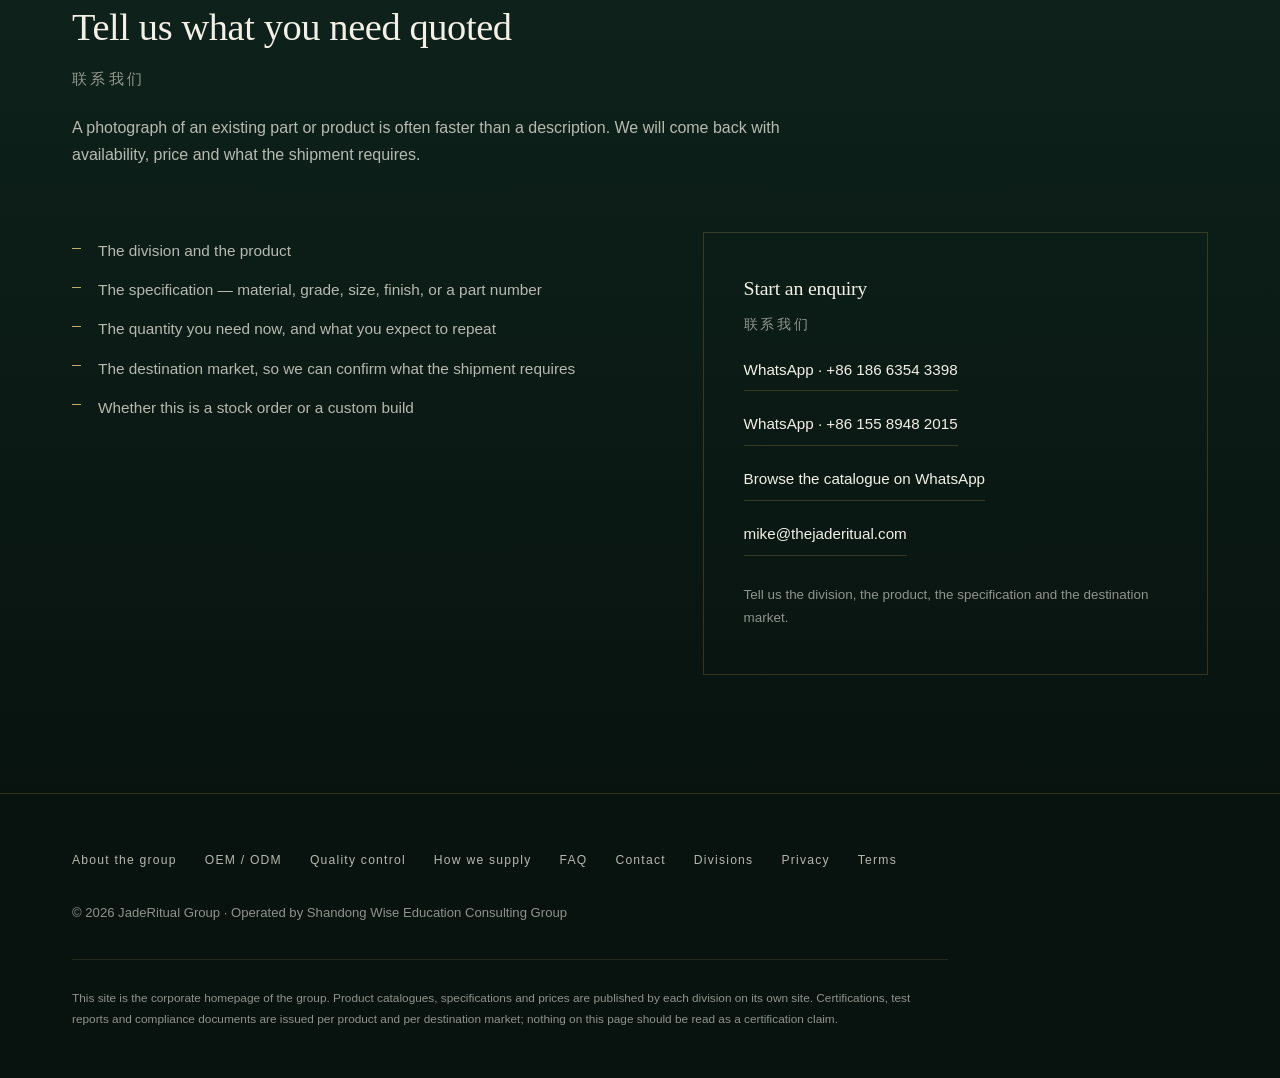
<file: capabilities/quality-control.html>
<!DOCTYPE html>
<html lang="en">
<head>
<meta charset="UTF-8">
<meta name="viewport" content="width=device-width, initial-scale=1.0">
<title>Quality Control & Inspection | JadeRitual Group</title>
<meta name="description" content="Incoming inspection, batch dimensional records, final test and packing, and third-party inspection welcome at any stage before shipment. Documents you can verify.">
<link rel="canonical" href="https://thejaderitual.com/capabilities/quality-control">
<meta name="robots" content="index, follow">
<meta property="og:type" content="website">
<meta property="og:title" content="Quality Control & Inspection | JadeRitual Group">
<meta property="og:description" content="Incoming inspection, batch dimensional records, final test and packing, and third-party inspection welcome at any stage before shipment. Documents you can verify.">
<meta property="og:url" content="https://thejaderitual.com/capabilities/quality-control">
<meta name="theme-color" content="#0B1A15">
<link rel="icon" href="data:image/svg+xml,%3Csvg xmlns='http://www.w3.org/2000/svg' viewBox='0 0 32 32'%3E%3Crect width='32' height='32' rx='7' fill='%230B1A15'/%3E%3Cpath d='M16 7l6 9-6 9-6-9z' fill='none' stroke='%23E0C892' stroke-width='2'/%3E%3C/svg%3E">
<link rel="stylesheet" href="/assets/site.css">
    <script async src="https://www.googletagmanager.com/gtag/js?id=G-M9YWY740XN"></script>
    <script>window.dataLayer=window.dataLayer||[];function gtag(){dataLayer.push(arguments);}gtag('js',new Date());gtag('config','G-M9YWY740XN',{linker:{domains:["thejaderitual.com", "www.thejaderitual.com", "jewelry.thejaderitual.com", "tea.thejaderitual.com", "ev.thejaderitual.com", "machinery.thejaderitual.com", "auto.thejaderitual.com"]},cookie_domain:'thejaderitual.com',cookie_flags:'SameSite=None;Secure'});</script>
</head>
<body>

<div class="util"><div class="wrap"><span class="util-l">Language</span><div id="google_translate_element"></div></div></div>
<header>
  <div class="wrap hd">
    <a class="brand" href="/">
            <svg class="mark" viewBox="0 0 32 32" aria-hidden="true"><rect width="32" height="32" rx="7" fill="#0B1A15"/><path d="M16 7l6 9-6 9-6-9z" fill="none" stroke="#E0C892" stroke-width="2"/></svg>
      <span>
        <span class="brand-t">JadeRitual Group</span>
        <span class="brand-s">China &middot; Est. 2020</span>
      </span>
    </a>
    <nav>
      <a href="/about">About</a>
      <a href="/#divisions">Divisions</a>
      <a href="/capabilities/oem-odm">OEM / ODM</a>
      <a href="/capabilities/quality-control">Quality</a>
      <a href="/faq">FAQ</a>
      <a href="/contact">Contact</a>
    </nav>
  </div>
</header>

<section class="page-hero">
  <div class="wrap">
    <div class="label">Capabilities</div>
    <h1>Quality control<em>from inspection to documents</em></h1>
    <div class="zh">品质与验货</div>
    <p class="lead">Four gates, one written specification, and an open door for your own inspector. This page describes how that works in practice.</p>
    <div class="ph-cta">
      <a class="btn btn-solid" href="/contact">Start an enquiry</a>
      <a class="btn btn-ghost" href="/#divisions">Our divisions</a>
    </div>
  </div>
</section>

<section class="sec-paper2">
  <div class="wrap">
    <div class="sec-head">
      <div class="label label--ink">01 &mdash; What is checked</div>
      <h2>Three points where a defect can be caught</h2>
      <span class="zh">三个关口</span>
      <p>
        Anything caught at the first point costs a phone call. Anything caught at the last point
        costs a container. That is the whole argument for checking early.
      </p>
    </div>
    <div class="cap-grid">
      <div class="cap-card">
        <h3>On arrival</h3>
        <div class="sub">Incoming inspection</div>
        <p>
          Material and components are checked against the order before they enter production.
          Quantity, grade and visible condition are recorded. What fails here never reaches the
          line &mdash; that is the point of doing it first.
        </p>
      </div>
      <div class="cap-card">
        <h3>During production</h3>
        <div class="sub">Dimensional and finish records</div>
        <p>
          Dimensional accuracy is held to the agreed drawing and recorded batch by batch, so a
          question raised weeks later is answered from the record rather than from memory. Fit,
          function and appearance are finished to the standard the sample was approved at.
        </p>
      </div>
      <div class="cap-card">
        <h3>Before shipment</h3>
        <div class="sub">Final test and packing</div>
        <p>
          Final test, then packing assessed against transport damage rather than against what is
          cheapest &mdash; a part that arrives bent was not a bargain. Documents that follow the
          goods are prepared at the same stage.
        </p>
      </div>
    </div>
  </div>
</section>

<section class="sec-dark">
  <div class="wrap">
    <div class="sec-head">
      <div class="label">02 &mdash; Your own inspector</div>
      <h2>Independent inspection is welcome</h2>
      <span class="zh">第三方验货</span>
      <p>
        This is the one claim on our site that we would rather you tested than believed.
      </p>
    </div>
    <div class="info-grid">
      <div class="prose prose--inv">
        <p>
          You may appoint a third-party inspection agency at any stage before shipment. We arrange
          access and provide the samples they ask for &mdash; including the units set aside for the
          run, not a preparation made for the visit.
        </p>
        <p>
          Where a batch deviates from the agreed specification, we tell you before shipment, with
          photographs rather than adjectives. A flaw disclosed is a specification; a flaw concealed
          is a breach of contract.
        </p>
      </div>
      <div>
        <div class="ref-box" style="background:rgba(8,19,15,.42);border-color:var(--gold-line);border-left-color:var(--gold)">
          <h3 style="color:var(--inv)">How to book one</h3>
          <p style="color:var(--inv-2)">Tell us the agency, the date and which items they will look at. We will hold the goods and give them access. If you would rather we arranged a routine inspection on your behalf first, ask &mdash; it is cheaper before a container than after it.</p>
          <p class="go"><a href="/contact" style="color:var(--gold-2);border-bottom:1px solid var(--gold-dim);padding-bottom:3px">Arrange an inspection &rarr;</a></p>
        </div>
      </div>
    </div>
  </div>
</section>

<section class="sec-paper2">
  <div class="wrap">
    <div class="sec-head">
      <div class="label label--ink">03 &mdash; Documents and limits</div>
      <h2>What you can verify, and what we will not claim</h2>
      <span class="zh">单证与边界</span>
    </div>
    <div class="prose">
      <p>
        Specification sheets, test reports and compliance documents are issued as documents you
        can check, per product and per destination market. Where a market requires a particular
        conformity document, tell us and we will state whether we can provide it &mdash; before the
        order, not at the port.
      </p>
      <p>
        What we do not do is publish certification badges on a web page. A logo on a homepage
        proves nothing about the carton you receive, and we would rather the documents travel with
        the goods where they can be inspected.
      </p>
      <h3>Three commitments that carry the rest</h3>
      <ul class="list-check">
        <li>What is quoted is what is shipped &mdash; material, grade, dimensions and finish are written into the quotation, and substitutions are proposed for approval rather than applied silently.</li>
        <li>Where the delivered batch differs from the agreed specification, you hear it from us before shipment.</li>
        <li>Every product claim we make is traceable to a document, not to marketing language.</li>
      </ul>
    </div>
  </div>
</section>
<section class="sec-dark">
  <div class="wrap">
    <div class="sec-head">
      <div class="label">Enquiries</div>
      <h2>Tell us what you need quoted</h2>
      <span class="zh">联系我们</span>
      <p>A photograph of an existing part or product is often faster than a description. We will come back with availability, price and what the shipment requires.</p>
    </div>
    <div class="info-grid">
      <div>
        <ul class="list-check list-check--inv">
          <li>The division and the product</li>
          <li>The specification &mdash; material, grade, size, finish, or a part number</li>
          <li>The quantity you need now, and what you expect to repeat</li>
          <li>The destination market, so we can confirm what the shipment requires</li>
          <li>Whether this is a stock order or a custom build</li>
        </ul>
      </div>
      <div class="contact-box">
        <h3>Start an enquiry</h3>
        <span class="zh">联系我们</span>
        <a href="https://wa.me/8618663543398">WhatsApp &middot; +86 186 6354 3398</a>
        <a href="https://wa.me/8615589482015">WhatsApp &middot; +86 155 8948 2015</a>
        <a href="https://wa.me/c/8615589482015">Browse the catalogue on WhatsApp</a>
        <a href="mailto:mike@thejaderitual.com">mike@thejaderitual.com</a>
        <p class="fine">Tell us the division, the product, the specification and the destination market.</p>
      </div>
    </div>
  </div>
</section>

<footer>
  <div class="wrap">
    <div class="ft-links">
      <a href="/about">About the group</a>
      <a href="/capabilities/oem-odm">OEM / ODM</a>
      <a href="/capabilities/quality-control">Quality control</a>
      <a href="/capabilities/how-we-supply">How we supply</a>
      <a href="/faq">FAQ</a>
      <a href="/contact">Contact</a>
      <a href="/#divisions">Divisions</a>
      <a href="/privacy">Privacy</a>
      <a href="/terms">Terms</a>
    </div>
    <div class="ft">
      <div>&copy; 2026 JadeRitual Group &middot; Operated by Shandong Wise Education Consulting Group</div>
    </div>
    <div class="disc">
      This site is the corporate homepage of the group. Product catalogues, specifications and
      prices are published by each division on its own site. Certifications, test reports and
      compliance documents are issued per product and per destination market; nothing on this
      page should be read as a certification claim.
    </div>
  </div>
</footer>

<script>
function googleTranslateElementInit(){
  new google.translate.TranslateElement({pageLanguage:'en',layout:google.translate.TranslateElement.InlineLayout.SIMPLE,autoDisplay:false},'google_translate_element');
}
</script>
<script src="https://translate.google.com/translate_a/element.js?cb=googleTranslateElementInit&hl=en" async></script>
</body>
</html>
</file>
<file: assets/site.css>
/* ============================================================
   JadeRitual Group — corporate site

   Brand rule: jade is expressed through LANGUAGE and COLOUR,
   never through jade ornaments or gemstone imagery.

   Palette: deep jade / near-black grounds, warm paper, antique
   gold used sparingly as an accent only.
   ============================================================ */
:root{
  /* dark grounds */
  --ink-950:#08130F;
  --jade-900:#0F241D;
  --jade-800:#16332A;
  --jade-700:#1E4A3B;
  --jade-600:#2A6350;

  /* jade accents */
  --jade-400:#4E9A82;
  --jade-200:#A8CFC0;

  /* metal */
  --gold:#C8A96A;
  --gold-2:#E0C892;
  --gold-dim:rgba(200,169,106,.30);
  --gold-line:rgba(200,169,106,.22);
  /* gold for TEXT on light grounds — 5.1:1 on paper */
  --gold-ink:#D9BE86;
  --gold-ink-dim:rgba(217,190,134,.34);

  /* light grounds */
  --paper:#0F241D;
  --paper-2:#0A1A15;
  --card:#16332A;
  --line:rgba(200,169,106,.22);

  /* type */
  --txt:#F3F0E8;
  --txt-2:rgba(243,240,232,.74);
  --txt-3:rgba(243,240,232,.58);
  --inv:#F3F0E8;
  --inv-2:rgba(243,240,232,.74);
  --inv-3:rgba(243,240,232,.58);

  --maxw:1200px;
}
*{box-sizing:border-box;margin:0;padding:0}
html{scroll-behavior:smooth}
body{
  font-family:-apple-system,BlinkMacSystemFont,"Segoe UI",Roboto,"Helvetica Neue","PingFang SC","Microsoft YaHei",sans-serif;
  color:var(--txt);background:var(--paper);line-height:1.7;
  -webkit-font-smoothing:antialiased;
}
.wrap{max-width:var(--maxw);margin:0 auto;padding:0 32px}
h1,h2,h3,.serif{font-family:Georgia,"Times New Roman","Songti SC",serif;font-weight:400;line-height:1.18;letter-spacing:-.01em}
a{color:inherit;text-decoration:none}

/* section labels */
.label{
  font-size:.68rem;letter-spacing:.34em;text-transform:uppercase;
  color:var(--gold);margin-bottom:26px;display:flex;align-items:center;gap:14px;
}
.label::after{content:"";height:1px;width:48px;background:var(--gold-dim)}
.label--ink{color:var(--gold-ink)}
.label--ink::after{background:var(--gold-ink-dim)}
.label--ink .zh{color:var(--txt-3)}
.label .zh{font-size:.8rem;letter-spacing:.2em;color:var(--inv-3)}

/* ---------- header ---------- */
header{
  position:sticky;top:0;z-index:60;
  background:rgba(8,19,15,.86);
  backdrop-filter:blur(14px);
  border-bottom:1px solid var(--gold-line);
}
.hd{display:flex;align-items:center;justify-content:space-between;height:78px}
.brand{display:flex;align-items:center;gap:13px}
.mark{width:32px;height:32px;flex:none}
@media(max-width:760px){.mark{width:26px;height:26px}}
.brand-t{font-family:Georgia,serif;font-size:1.1rem;color:var(--inv);letter-spacing:.01em;display:block}
.brand-s{font-size:.66rem;letter-spacing:.2em;font-weight:600;color:var(--gold-2);text-transform:uppercase;display:block;margin-top:2px;white-space:nowrap}
nav{display:flex;gap:34px;font-size:.8rem;letter-spacing:.12em;text-transform:uppercase;color:var(--inv-2)}
nav a{transition:color .25s;position:relative;padding-bottom:3px}
nav a::after{content:"";position:absolute;left:0;bottom:0;height:1px;width:0;background:var(--gold);transition:width .3s}
nav a:hover{color:var(--gold-2)}
nav a:hover::after{width:100%}
@media(max-width:960px){nav{display:none}}

/* ---------- hero ---------- */
.hero{
  position:relative;overflow:hidden;
  background:
    radial-gradient(1100px 620px at 88% -12%, rgba(200,169,106,.16) 0%, rgba(200,169,106,0) 62%),
    radial-gradient(900px 700px at 6% 108%, rgba(78,154,130,.16) 0%, rgba(78,154,130,0) 60%),
    linear-gradient(168deg, var(--jade-900) 0%, var(--ink-950) 72%);
  padding:132px 0 124px;
}
.hero::after{
  content:"";position:absolute;left:0;right:0;bottom:0;height:1px;
  background:linear-gradient(90deg,transparent,var(--gold-dim),transparent);
}
.hero-grid{display:grid;grid-template-columns:1.4fr .9fr;gap:76px;align-items:center;position:relative}
@media(max-width:980px){.hero-grid{grid-template-columns:1fr;gap:46px}.hero{padding:84px 0 76px}}
.hero h1{
  font-size:clamp(2.5rem,5.4vw,4.3rem);
  color:var(--inv);line-height:1.08;letter-spacing:-.02em;
}
.hero h1 em{font-style:normal;display:block;color:var(--gold-2)}
.hero-zh{
  font-family:Georgia,"Songti SC",serif;font-size:1.24rem;color:var(--gold);
  letter-spacing:.34em;margin-top:30px;
}
.hero p.lead{margin-top:28px;font-size:1.06rem;color:var(--inv-2);max-width:34em}
.cta{display:flex;gap:16px;margin-top:42px;flex-wrap:wrap}
.btn{
  display:inline-block;padding:15px 34px;border-radius:1px;font-size:.78rem;
  letter-spacing:.16em;text-transform:uppercase;transition:.28s;border:1px solid transparent;
}
.btn-solid{background:var(--gold);color:var(--ink-950);font-weight:600}
.btn-solid:hover{background:var(--gold-2);transform:translateY(-1px)}
.btn-ghost{color:var(--gold-2);border-color:var(--gold-dim)}
.btn-ghost:hover{border-color:var(--gold);background:rgba(200,169,106,.08)}
.hero-note{
  border:1px solid var(--gold-line);border-left:2px solid var(--gold);
  padding:30px 30px 28px;background:rgba(8,19,15,.42);
}
.hero-note .nh{
  font-size:.68rem;letter-spacing:.26em;text-transform:uppercase;
  color:var(--gold);margin-bottom:14px;
}
.hero-note p{font-size:.95rem;color:var(--inv);line-height:1.7}
.hero-note .zh{display:block;font-size:.86rem;color:var(--inv-3);margin-top:12px;letter-spacing:.08em}

/* ---------- generic section ---------- */
section{padding:118px 0}
.sec-dark{background:linear-gradient(180deg,var(--jade-900) 0%,var(--ink-950) 100%);color:var(--inv)}
.sec-dark .sec-head h2{color:var(--inv)}
.sec-dark .sec-head p{color:var(--inv-2)}
.sec-paper2{background:var(--paper-2)}
.sec-head{max-width:46em;margin-bottom:64px}
.sec-head h2{font-size:clamp(1.7rem,3vw,2.5rem);color:var(--inv)}
.sec-head .zh{display:block;font-size:.95rem;letter-spacing:.22em;color:var(--txt-3);margin-top:16px}
.sec-dark .sec-head .zh{color:var(--inv-3)}
.sec-head p{margin-top:22px;color:var(--txt-2);font-size:1rem}

/* ---------- story ---------- */
.story-grid{display:grid;grid-template-columns:.85fr 1.15fr;gap:78px;align-items:start}
@media(max-width:900px){.story-grid{grid-template-columns:1fr;gap:36px}}
.story-grid h2{font-size:clamp(1.7rem,3vw,2.5rem);color:var(--inv)}
.story-zh{font-family:Georgia,"Songti SC",serif;font-size:1.7rem;color:var(--gold-2);letter-spacing:.24em;margin-top:20px}
.story-body p{color:var(--txt-2);margin-bottom:20px;font-size:1rem}
.quote{
  border-left:2px solid var(--gold);padding:6px 0 6px 28px;margin:34px 0;
  font-family:Georgia,"Songti SC",serif;color:var(--inv);font-size:1.08rem;line-height:1.85;
}
.quote cite{display:block;margin-top:14px;font-size:.72rem;font-style:normal;color:var(--txt-3);letter-spacing:.12em;text-transform:uppercase}
.sec-dark .story-grid h2{color:var(--inv)}
.sec-dark .story-zh{color:var(--jade-200)}
.sec-dark .story-body p{color:var(--inv-2)}
.sec-dark .story-body strong{color:var(--inv)}
.sec-dark .quote{color:var(--inv);border-left-color:var(--gold)}
.sec-dark .quote cite{color:var(--inv-3)}
.sec-dark .div-card{background:rgba(255,255,255,.04);border-color:var(--gold-line)}
.sec-dark .step{background:rgba(255,255,255,.05);border-color:var(--gold-line)}
.sec-dark .step h3{color:var(--inv)}
.sec-dark .step p{color:var(--inv-2)}
.sec-dark .step .glyph{color:rgba(200,169,106,.16)}
.sec-dark .ref-box{background:rgba(255,255,255,.05);border-color:var(--gold-line);border-left-color:var(--gold)}
.sec-dark .ref-box h3{color:var(--inv)}
.sec-dark .ref-box p{color:var(--inv-2)}
.sec-dark .ref-box .go a{color:var(--gold-2);border-bottom-color:var(--gold-dim)}

/* ---------- divisions ---------- */
.div-grid{display:grid;grid-template-columns:repeat(3,1fr);gap:24px}
@media(max-width:1000px){.div-grid{grid-template-columns:repeat(2,1fr)}}
@media(max-width:620px){.div-grid{grid-template-columns:1fr}}
.div-card{
  display:flex;flex-direction:column;background:var(--card);border:1px solid var(--line);
  padding:36px 30px 30px;position:relative;transition:.3s;
}
a.div-card:hover{border-color:var(--gold);transform:translateY(-3px);box-shadow:0 22px 48px -30px rgba(15,36,29,.55)}
.div-bar{width:38px;height:2px;margin-bottom:26px}
.div-card h3{font-size:1.18rem;color:var(--inv)}
.div-card .sub{font-size:.66rem;letter-spacing:.2em;text-transform:uppercase;color:var(--txt-3);margin-top:12px}
.div-card p{margin-top:20px;font-size:.92rem;color:var(--txt-2);flex:1}
.div-card .dom{
  margin-top:26px;font-size:.76rem;color:var(--gold-2);letter-spacing:.04em;
  border-top:1px solid var(--line);padding-top:16px;word-break:break-all;
}
.badge{
  position:absolute;top:26px;right:30px;font-size:.58rem;letter-spacing:.18em;
  text-transform:uppercase;color:var(--gold-ink);border:1px solid var(--gold-ink-dim);padding:4px 10px;
}
.div-card.soon{opacity:.62}

/* Representative product frame inside each division card. It sits in its own
   band below the copy and above the domain line, so it never overlaps text and
   never competes with the paragraph for contrast. The group homepage is where a
   buyer decides whether to click through at all, and a list of words does not
   answer "what do they actually sell" as fast as a photograph does. */
.div-card .div-img{display:block;width:100%;height:132px;object-fit:cover;
  margin:22px 0 0;border:1px solid var(--line);background:var(--paper-2)}
.div-card:hover .div-img{border-color:var(--gold)}
@media(max-width:620px){.div-card .div-img{height:112px}}


/* ---------- quality ---------- */
.q-grid{display:grid;grid-template-columns:repeat(2,1fr);gap:0 70px}
@media(max-width:780px){.q-grid{grid-template-columns:1fr}}
.q-item{border-top:1px solid var(--gold-line);padding:32px 0}
.q-item h3{font-size:1.06rem;color:var(--inv);margin-bottom:14px}
.q-item p{font-size:.93rem;color:var(--inv-2)}
.q-item .num{font-family:Georgia,serif;font-size:.7rem;color:var(--gold);letter-spacing:.24em;display:block;margin-bottom:16px}

/* ---------- process ---------- */
.proc{display:grid;grid-template-columns:repeat(4,1fr);gap:24px}
@media(max-width:900px){.proc{grid-template-columns:repeat(2,1fr)}}
@media(max-width:540px){.proc{grid-template-columns:1fr}}
.step{background:var(--card);border:1px solid var(--line);padding:34px 26px;position:relative;overflow:hidden;transition:.3s}
.step:hover{border-color:var(--gold)}
.step .glyph{font-family:Georgia,"Songti SC",serif;font-size:3.4rem;color:var(--paper-2);position:absolute;right:16px;top:-6px;line-height:1}
.step h3{font-size:1.06rem;color:var(--inv);position:relative}
.step .py{font-size:.64rem;letter-spacing:.24em;color:var(--gold-ink);text-transform:uppercase;margin-top:9px;position:relative}
.step p{font-size:.89rem;color:var(--txt-2);margin-top:16px;position:relative}

/* ---------- clients ---------- */
.ref-box{border:1px solid var(--line);border-left:3px solid var(--gold);padding:40px 40px 36px;background:var(--card);max-width:54em}
.ref-box h3{font-size:1.14rem;color:var(--inv)}
.ref-box p{margin-top:16px;font-size:.96rem;color:var(--txt-2)}
.ref-box .go{margin-top:24px;font-size:.74rem;letter-spacing:.16em;text-transform:uppercase}
.ref-box .go a{color:var(--gold-2);border-bottom:1px solid var(--gold-dim);padding-bottom:3px;transition:.25s}
.ref-box .go a:hover{color:var(--gold-ink);border-color:var(--gold-ink)}

/* ---------- about / contact ---------- */
.info-grid{display:grid;grid-template-columns:1.05fr .95fr;gap:72px}
@media(max-width:900px){.info-grid{grid-template-columns:1fr;gap:44px}}
.fact{border-top:1px solid var(--gold-line);padding:20px 0;display:grid;grid-template-columns:170px 1fr;gap:20px;font-size:.92rem}
.fact dt{color:var(--inv-3);letter-spacing:.12em;text-transform:uppercase;font-size:.66rem;padding-top:5px}
.fact dd{color:var(--inv)}
.contact-box{border:1px solid var(--gold-line);padding:44px 40px}
.contact-box h3{color:var(--inv);font-size:1.24rem}
.contact-box .zh{display:block;font-size:.88rem;color:var(--inv-3);letter-spacing:.2em;margin-top:12px}
.contact-box a{
  display:block;margin-top:20px;font-size:.95rem;color:var(--inv);
  border-bottom:1px solid var(--gold-line);padding-bottom:8px;width:fit-content;transition:.25s;
}
.contact-box a:hover{border-color:var(--gold);color:var(--gold-2)}
.contact-box .fine{margin-top:28px;font-size:.84rem;color:var(--inv-3)}

/* ---------- footer ---------- */
footer{background:var(--ink-950);color:var(--inv-3);padding:56px 0 48px;font-size:.82rem;border-top:1px solid var(--gold-line)}
.ft{display:flex;justify-content:space-between;gap:24px;flex-wrap:wrap;align-items:center}
.ft a{color:var(--inv-2);transition:.25s}
.ft a:hover{color:var(--gold-2)}
.disc{margin-top:34px;padding-top:28px;border-top:1px solid rgba(200,169,106,.14);font-size:.74rem;line-height:1.8;max-width:74em}

/* ---------- language strip ----------
   Where a visitor looks for it: top right of the first screen. It used to be the
   last column of the footer, which meant scrolling to the bottom of the page to
   find your own language. The strip scrolls away with the page; the sticky
   header below it is unchanged. */
.util{background:var(--ink-950);border-bottom:1px solid var(--gold-line)}
.util .wrap{display:flex;align-items:center;justify-content:flex-end;gap:14px;padding:8px 0}
.util-l{font-size:.64rem;letter-spacing:.18em;text-transform:uppercase;color:var(--inv-3)}
@media(max-width:560px){.util-l{display:none}}
#google_translate_element{font-size:.75rem}
#google_translate_element .goog-te-gadget{color:var(--inv-3)!important;font-size:.75rem!important;white-space:nowrap}
#google_translate_element select,#google_translate_element .goog-te-combo{background:var(--card)!important;color:var(--inv)!important;border:1px solid var(--gold-line)!important;border-radius:0!important;padding:4px 6px!important;margin:0!important;font-size:.74rem!important;font-family:inherit!important;max-width:190px;height:26px!important;line-height:1!important}
.util{max-height:52px;overflow:hidden}
#google_translate_element{display:flex;align-items:center;height:30px;flex:0 0 auto;min-width:max-content;white-space:nowrap}
#google_translate_element .goog-te-gadget{display:flex;align-items:center;line-height:1;background:transparent!important;white-space:nowrap!important}
#google_translate_element .goog-te-gadget-icon{display:none!important}
#google_translate_element .goog-te-gadget-simple{background:transparent!important;border:0!important;padding:0!important;font-size:.74rem!important;white-space:nowrap!important}
#google_translate_element .goog-te-gadget-simple a,#google_translate_element .goog-te-gadget-simple span{color:var(--inv-3)!important;background:transparent!important;text-decoration:none!important}
#google_translate_element .goog-te-gadget-simple img{display:none!important}

body{top:0!important}
.skiptranslate iframe{display:none!important}
/* ============================================================
   Interior pages — added 2026-09-19
   Appended after the original brand rules. Same palette only.
   ============================================================ */

/* sticky header sits 78px tall; keep anchor targets clear of it */
section[id]{scroll-margin-top:78px}

/* ---------- compact page hero (interior pages) ---------- */
.page-hero{
  position:relative;overflow:hidden;
  background:
    radial-gradient(900px 520px at 90% -10%, rgba(200,169,106,.14) 0%, rgba(200,169,106,0) 62%),
    radial-gradient(760px 560px at 4% 110%, rgba(78,154,130,.14) 0%, rgba(78,154,130,0) 60%),
    linear-gradient(168deg, var(--jade-900) 0%, var(--ink-950) 72%);
  padding:98px 0 88px;
}
.page-hero::after{
  content:"";position:absolute;left:0;right:0;bottom:0;height:1px;
  background:linear-gradient(90deg,transparent,var(--gold-dim),transparent);
}
.page-hero h1{font-size:clamp(1.95rem,4.2vw,3.05rem);color:var(--inv);letter-spacing:-.015em}
.page-hero h1 em{font-style:normal;display:block;color:var(--gold-2)}
.page-hero .zh{
  font-family:Georgia,"Songti SC",serif;font-size:1.02rem;color:var(--gold);
  letter-spacing:.26em;margin-top:22px;
}
.page-hero p.lead{margin-top:26px;font-size:1.02rem;color:var(--inv-2);max-width:46em}
.ph-cta{display:flex;gap:14px;margin-top:36px;flex-wrap:wrap}

/* ---------- running prose ---------- */
.prose{max-width:54em}
.prose p{color:var(--txt-2);font-size:1rem;margin-bottom:20px}
.prose h3{font-size:1.1rem;color:var(--inv);margin:38px 0 16px}
.prose h3:first-child{margin-top:0}
.prose strong{color:var(--txt)}
.prose--inv p{color:var(--inv-2)}
.prose--inv h3{color:var(--inv)}
.prose--inv strong{color:var(--inv)}
.prose em{font-style:italic}

/* ---------- checklists ---------- */
.list-check{list-style:none;margin:6px 0 24px}
.list-check li{
  position:relative;padding-left:26px;margin-bottom:13px;
  font-size:.96rem;color:var(--txt-2);
}
.list-check li::before{
  content:"";position:absolute;left:0;top:.62em;width:9px;height:1px;background:var(--gold);
}
.list-check--inv li{color:var(--inv-2)}

/* ---------- capability cards ---------- */
.cap-grid{display:grid;grid-template-columns:repeat(3,1fr);gap:24px}
@media(max-width:900px){.cap-grid{grid-template-columns:1fr}}
.cap-card{background:var(--card);border:1px solid var(--line);padding:34px 26px;transition:.3s}
.cap-card h3{font-size:1.02rem;color:var(--inv)}
.cap-card .sub{
  font-size:.64rem;letter-spacing:.2em;text-transform:uppercase;
  color:var(--txt-3);margin-top:11px;
}
.cap-card p{font-size:.9rem;color:var(--txt-2);margin-top:16px}
.cap-card--dark{background:rgba(8,19,15,.42);border-color:var(--gold-line)}
.cap-card--dark h3{color:var(--inv)}
.cap-card--dark .sub{color:var(--inv-3)}
.cap-card--dark p{color:var(--inv-2)}

/* ---------- FAQ ---------- */
.faq{margin-top:8px}
.faq details{border-top:1px solid var(--line);padding:24px 0}
.faq summary{
  cursor:pointer;list-style:none;display:flex;justify-content:space-between;
  align-items:baseline;gap:24px;
  font-family:Georgia,"Times New Roman","Songti SC",serif;
  font-size:1.07rem;color:var(--inv);line-height:1.4;
}
.faq summary::-webkit-details-marker{display:none}
.faq summary::after{content:"+";color:var(--gold-ink);font-size:1.15rem;line-height:1;flex:none}
.faq details[open] summary::after{content:"\2014"}
.faq .a{margin-top:18px;font-size:.95rem;color:var(--txt-2);max-width:62em}
.faq .a p{margin-bottom:14px}
.faq .a p:last-child{margin-bottom:0}
.faq--inv details{border-top-color:var(--gold-line)}
.faq--inv summary{color:var(--inv)}
.faq--inv summary::after{color:var(--gold)}
.faq--inv .a{color:var(--inv-2)}

/* ---------- footer link row ---------- */
.ft-links{
  display:flex;flex-wrap:wrap;gap:12px 28px;
  margin-bottom:32px;font-size:.76rem;letter-spacing:.10em;
}
.ft-links a{color:var(--inv-2);transition:.25s}
.ft-links a:hover{color:var(--gold-2)}

/* ---------- contrast: --txt-3 on the paper ground measures 4.36:1 ----------
   .sec-head .zh inherits --txt-3, which falls below AA for body-sized text.
   This later rule wins on equal specificity; the dark-section variant
   (.sec-dark .sec-head .zh) is more specific and keeps --inv-3. */
.sec-head .zh{color:var(--txt-2)}

/* ---------- mobile: the 170px fact column is cramped below 560px ---------- */
@media(max-width:560px){
  .fact{grid-template-columns:1fr;gap:6px}
  .fact dt{padding-top:0}
  .page-hero{padding:76px 0 68px}
}
</file>
